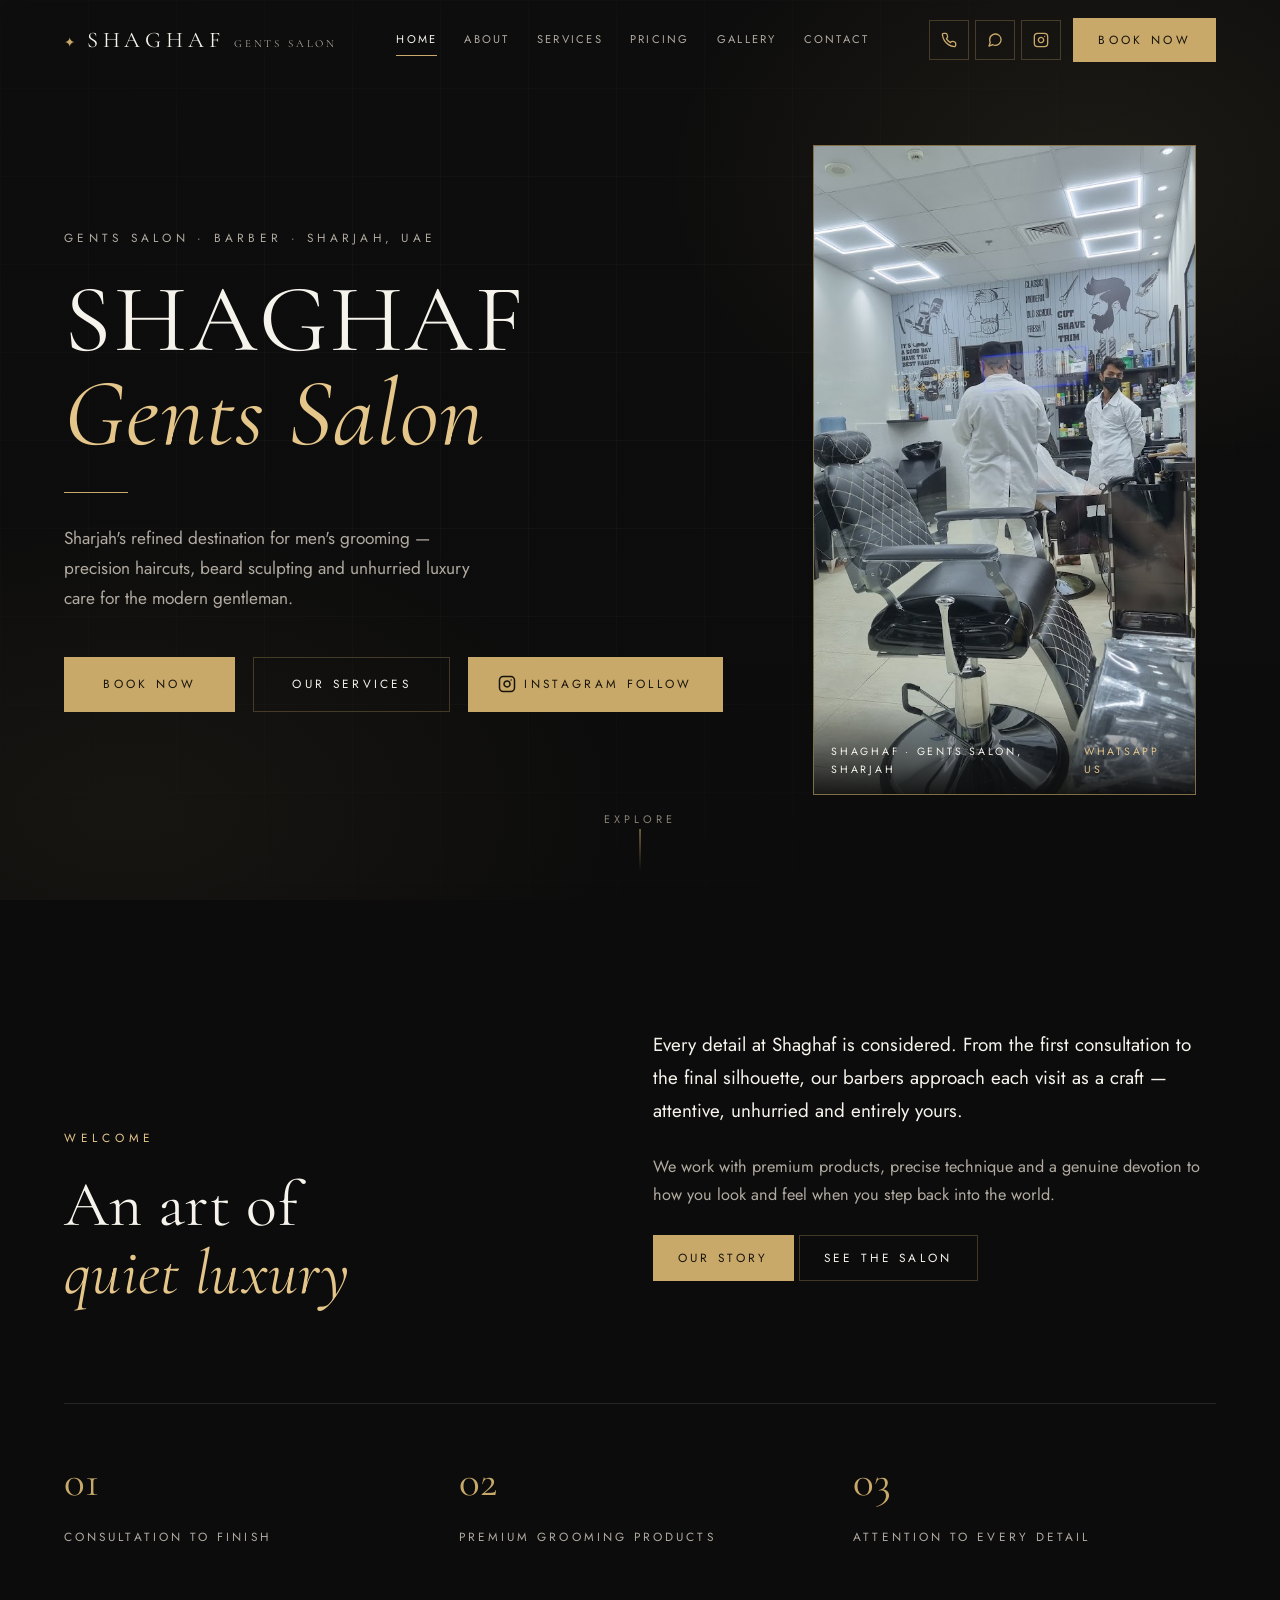
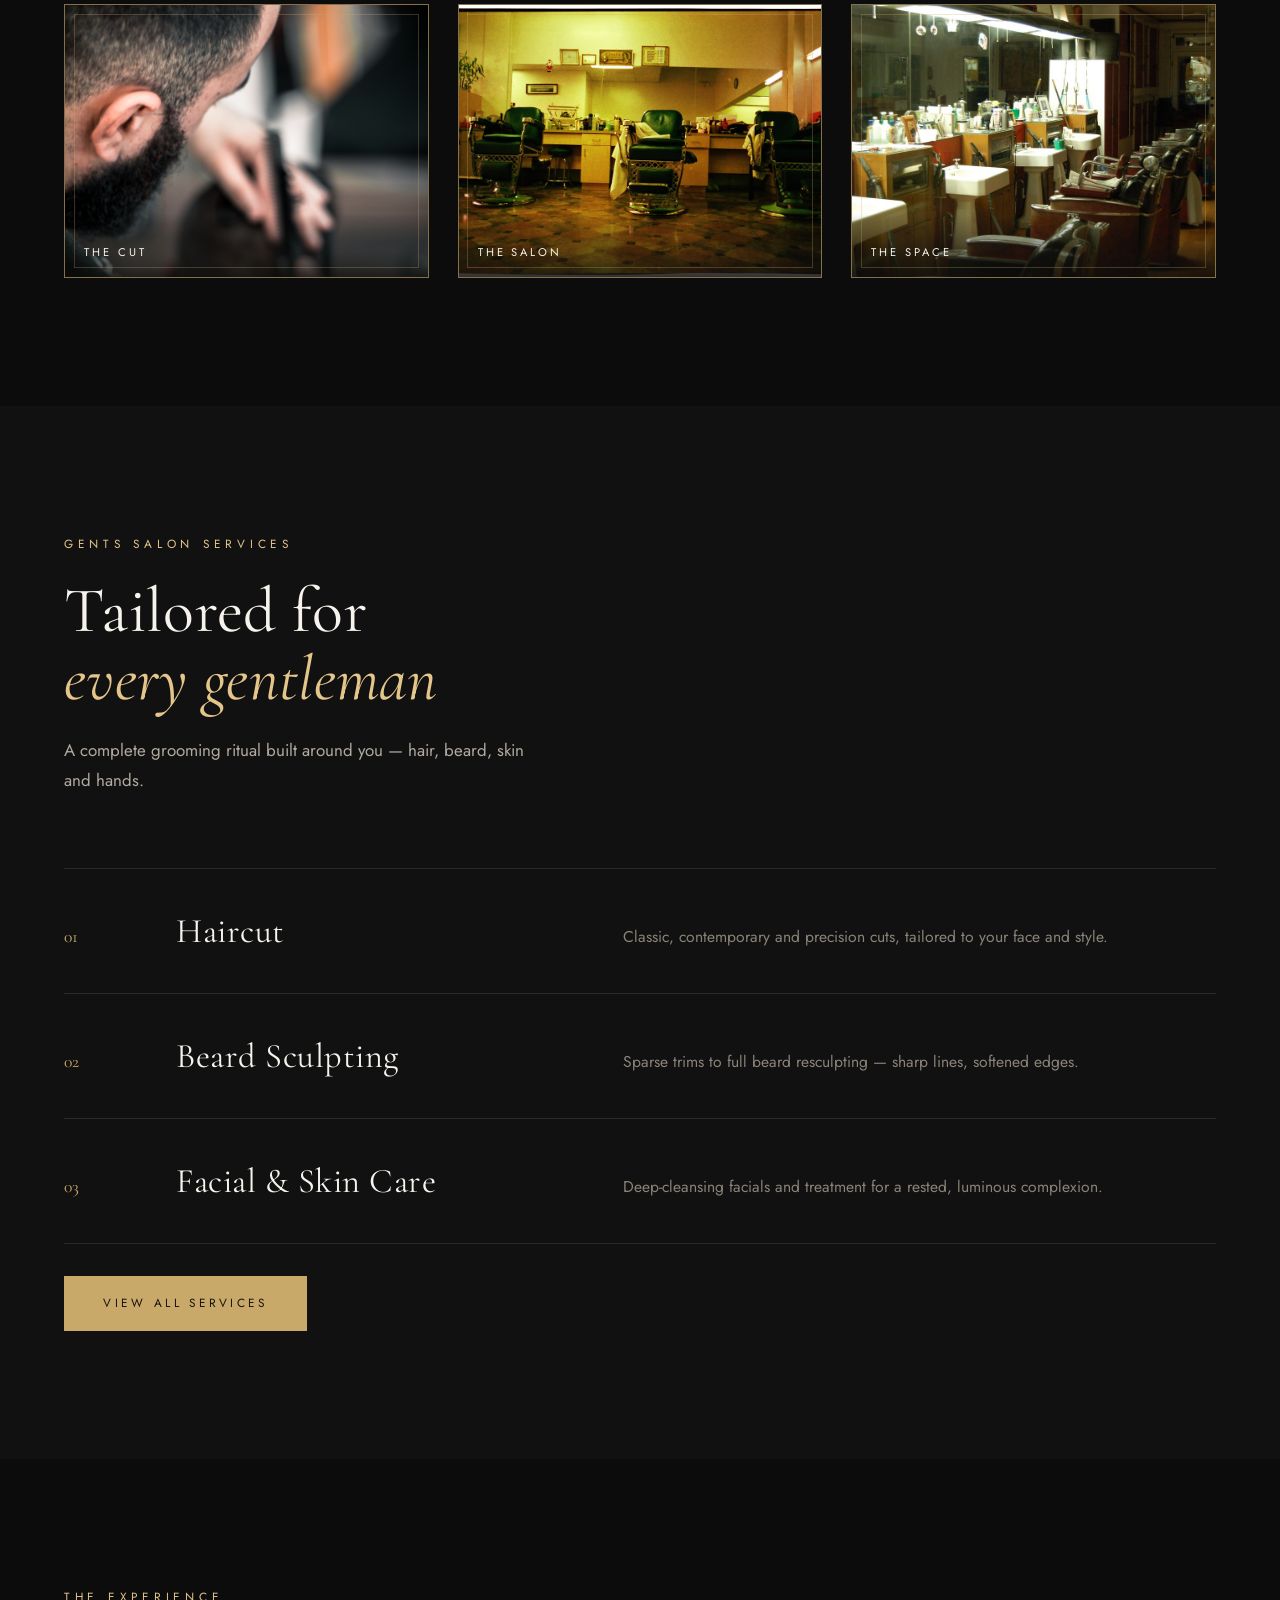
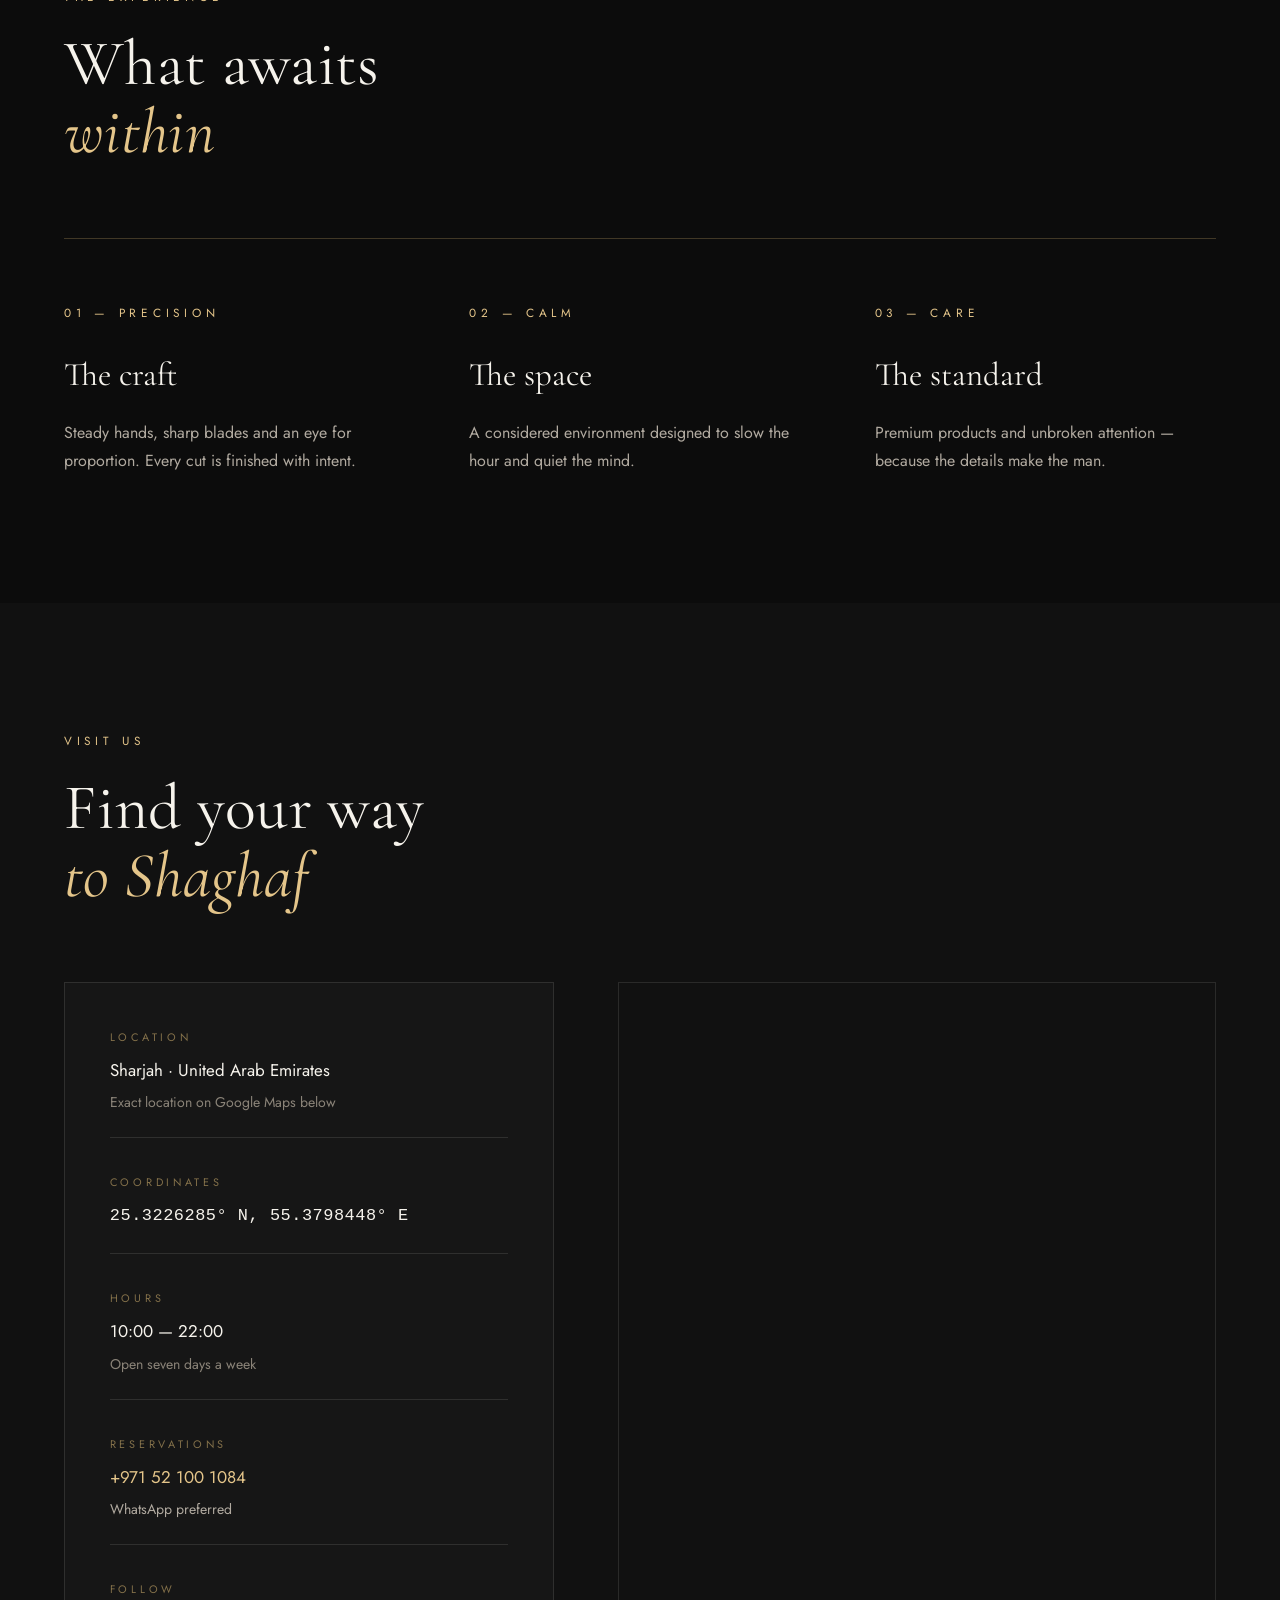
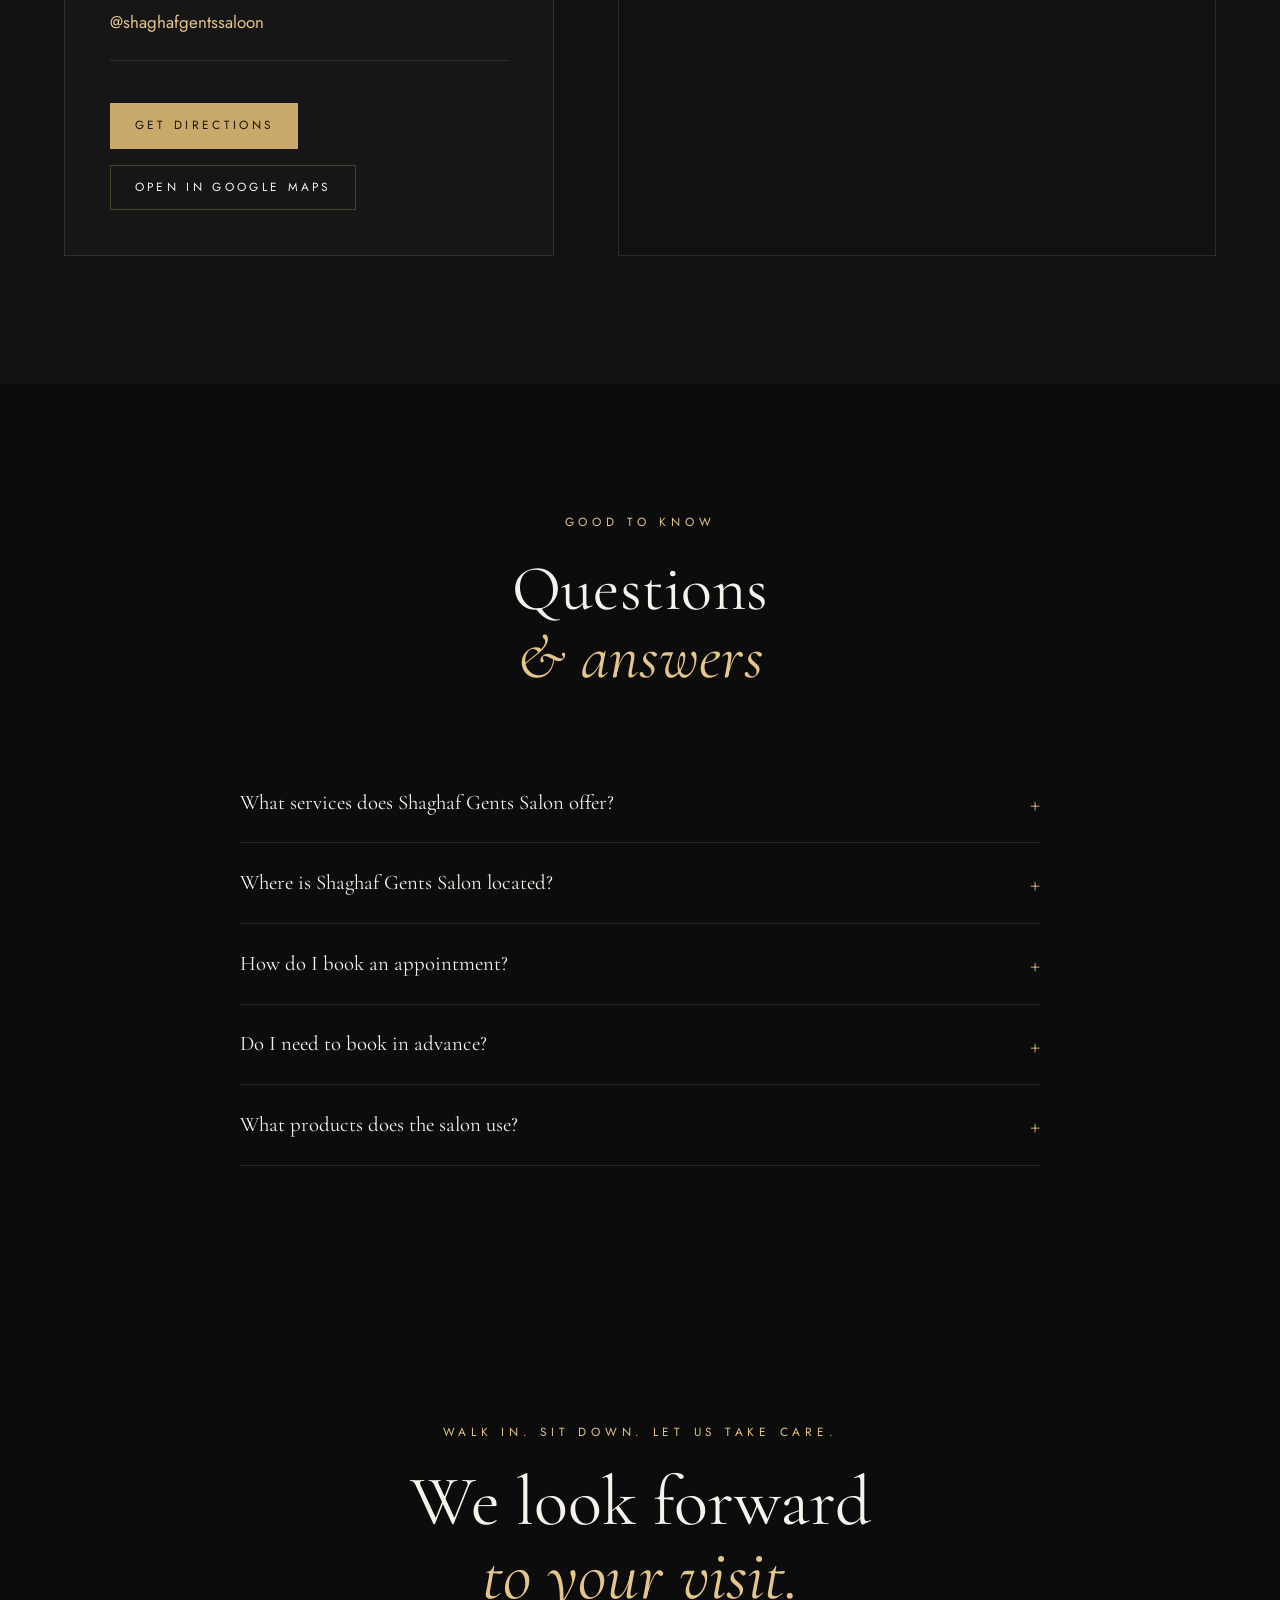
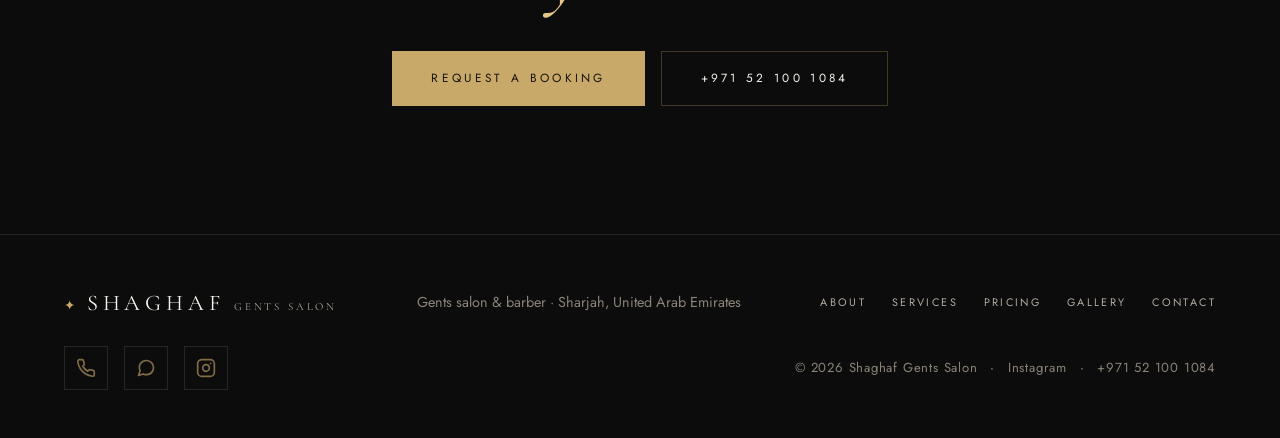
<file: index.html>
<!DOCTYPE html>
<html lang="en">
<head>
  <meta charset="UTF-8" />
  <meta name="viewport" content="width=device-width, initial-scale=1.0" />
  <title>Shaghaf Gents Salon | Premium Men's Salon &amp; Barber in Sharjah</title>
  <meta name="description" content="Shaghaf Gents Salon — the premier gents salon &amp; men's barber in Sharjah. Precision haircuts, beard sculpting, hot-towel shaves, facials &amp; grooming." />
  <meta name="robots" content="index, follow, max-image-preview:large, max-snippet:-1" />
  <meta name="author" content="Shaghaf Gents Salon" />
  <meta name="theme-color" content="#0c0c0c" />
  <meta name="geo.region" content="AE-DU" />
  <meta name="geo.placename" content="Sharjah, United Arab Emirates" />
  <meta name="geo.position" content="25.3226285;55.3798448" />
  <meta name="ICBM" content="25.3226285,55.3798448" />
  <link rel="canonical" href="https://www.shaghafgentssaloon.com/" />

  <!-- Open Graph -->
  <meta property="og:type" content="website" />
  <meta property="og:site_name" content="Shaghaf Gents Salon" />
  <meta property="og:title" content="Shaghaf Gents Salon | Premium Men's Salon &amp; Barber in Sharjah" />
  <meta property="og:description" content="A refined haven for the modern gentleman. Precision haircuts, beard sculpting and luxury grooming in Sharjah." />
  <meta property="og:url" content="https://www.shaghafgentssaloon.com/" />
  <meta property="og:image" content="https://www.shaghafgentssaloon.com/assets/images/og-cover.jpg" />
  <meta property="og:image:width" content="1200" />
  <meta property="og:image:height" content="630" />
  <meta property="og:image:alt" content="Shaghaf Gents Salon — premium men's grooming in Sharjah" />
  <meta property="og:locale" content="en_AE" />
  <meta property="og:phone_number" content="+971 52 100 1084" />

  <!-- Twitter -->
  <meta name="twitter:card" content="summary_large_image" />
  <meta name="twitter:title" content="Shaghaf Gents Salon | Premium Men's Salon &amp; Barber in Sharjah" />
  <meta name="twitter:description" content="Precision haircuts, beard sculpting and luxury grooming in Sharjah. Call +971 52 100 1084." />
  <meta name="twitter:image" content="https://www.shaghafgentssaloon.com/assets/images/og-cover.jpg" />

  <link rel="icon" href="data:image/svg+xml,%3Csvg xmlns='http://www.w3.org/2000/svg' viewBox='0 0 100 100'%3E%3Crect width='100' height='100' rx='14' fill='%230c0c0c'/%3E%3Ctext x='50' y='68' font-size='52' text-anchor='middle' fill='%23c8a96a' font-family='Georgia, serif'%3ES%3C/text%3E%3C/svg%3E" />

  <link rel="stylesheet" href="assets/fonts/fonts.css" />
  <link rel="stylesheet" href="assets/css/style.css" />

  <script type="application/ld+json">
  {
    "@context": "https://schema.org",
    "@type": "BarberShop",
    "@id": "https://www.shaghafgentssaloon.com/#business",
    "name": "Shaghaf Gents Salon",
    "alternateName": "Shaghaf Gents Saloon",
    "description": "Premium gents salon and men's barber in Sharjah offering precision haircuts, beard sculpting, hot-towel shaves, facials and complete grooming rituals.",
    "url": "https://www.shaghafgentssaloon.com/",
    "telephone": "+971521001084",
    "priceRange": "$$",
    "image": "https://www.shaghafgentssaloon.com/assets/images/salon-storefront.jpg",
    "address": {
      "@type": "PostalAddress",
      "addressLocality": "Sharjah",
      "addressCountry": "AE"
    },
    "geo": {
      "@type": "GeoCoordinates",
      "latitude": 25.3226285,
      "longitude": 55.3798448
    },
    "hasMap": "https://www.google.com/maps/place/Shaghaf+Gents+Saloon/@25.3226285,55.3798448,17z",
    "sameAs": [
      "https://www.instagram.com/shaghafgentssaloon/"
    ],
    "openingHoursSpecification": [
      {
        "@type": "OpeningHoursSpecification",
        "dayOfWeek": [
          "Monday", "Tuesday", "Wednesday", "Thursday", "Friday", "Saturday", "Sunday"
        ],
        "opens": "10:00",
        "closes": "22:00"
      }
    ],
    "makesOffer": {
      "@type": "OfferCatalog",
      "name": "Gents Salon Services",
      "itemListElement": [
        { "@type": "Offer", "itemOffered": { "@type": "Service", "name": "Men's Haircut" } },
        { "@type": "Offer", "itemOffered": { "@type": "Service", "name": "Beard Sculpting" } },
        { "@type": "Offer", "itemOffered": { "@type": "Service", "name": "Hot Towel Shave" } },
        { "@type": "Offer", "itemOffered": { "@type": "Service", "name": "Men's Facial" } },
        { "@type": "Offer", "itemOffered": { "@type": "Service", "name": "Hair Treatment" } }
      ]
    }
  }
  </script>

  <script type="application/ld+json">
  {
    "@context": "https://schema.org",
    "@type": "FAQPage",
    "mainEntity": [
      {
        "@type": "Question",
        "name": "What services does Shaghaf Gents Salon offer?",
        "acceptedAnswer": { "@type": "Answer", "text": "We offer precision haircuts, beard sculpting, hot-towel shaves, hair styling, facials and skin care, hair treatments, manicure & pedicure, kids' cuts and full grooming combination rituals." }
      },
      {
        "@type": "Question",
        "name": "Where is Shaghaf Gents Salon located?",
        "acceptedAnswer": { "@type": "Answer", "text": "We are located in Sharjah, United Arab Emirates. You can find the exact location on our map, or open our Google Maps listing for precise directions." }
      },
      {
        "@type": "Question",
        "name": "How do I book an appointment?",
        "acceptedAnswer": { "@type": "Answer", "text": "Call us at +971 52 100 1084 or send a message on WhatsApp. You can also use the booking form on our contact page and it will open in WhatsApp, pre-filled." }
      },
      {
        "@type": "Question",
        "name": "Do I need to book in advance?",
        "acceptedAnswer": { "@type": "Answer", "text": "Walk-ins are welcome when chairs are available, but we recommend booking in advance — especially on weekends — to guarantee your preferred time." }
      },
      {
        "@type": "Question",
        "name": "What products does the salon use?",
        "acceptedAnswer": { "@type": "Answer", "text": "We use premium grooming and hair-care products selected for quality, and clean, professional tools for every service." }
      }
    ]
  }
  </script>

  <script type="application/ld+json">
  {
    "@context": "https://schema.org",
    "@type": "WebSite",
    "@id": "https://www.shaghafgentssaloon.com/#website",
    "url": "https://www.shaghafgentssaloon.com/",
    "name": "Shaghaf Gents Salon",
    "description": "Premium gents salon and men's barber in Sharjah — precision haircuts, beard sculpting, hot-towel shaves and luxury grooming.",
    "publisher": { "@id": "https://www.shaghafgentssaloon.com/#business" },
    "inLanguage": "en"
  }
  </script>
</head>
<body>

  <!-- ============ NAV ============ -->
  <header class="nav" id="nav">
    <div class="nav__inner container">
      <a class="nav__brand" href="index.html" aria-label="Shaghaf Gents Salon — Home">
        <span class="nav__brand-orn">✦</span>
        <span class="nav__brand-name">Shaghaf<span class="nav__brand-light">Gents Salon</span></span>
      </a>

      <nav class="nav__links" id="navLinks" aria-label="Primary navigation">
        <a href="index.html" class="is-active" aria-current="page">Home</a>
        <a href="about.html">About</a>
        <a href="services.html">Services</a>
        <a href="pricing.html">Pricing</a>
        <a href="gallery.html">Gallery</a>
        <a href="contact.html">Contact</a>
      </nav>

      <div class="nav__cta">
        <span class="nav__icons">
          <a class="nav__icon" href="tel:+971521001084" aria-label="Call Shaghaf Gents Salon" title="Call"><svg xmlns="http://www.w3.org/2000/svg" viewBox="0 0 24 24" fill="none" stroke="currentColor" stroke-width="2" stroke-linecap="round" stroke-linejoin="round" aria-hidden="true"><path d="M22 16.92v3a2 2 0 0 1-2.18 2 19.79 19.79 0 0 1-8.63-3.07 19.5 19.5 0 0 1-6-6 19.79 19.79 0 0 1-3.07-8.67A2 2 0 0 1 4.11 2h3a2 2 0 0 1 2 1.72c.127.96.361 1.903.7 2.81a2 2 0 0 1-.45 2.11L8.09 9.91a16 16 0 0 0 6 6l1.27-1.27a2 2 0 0 1 2.11-.45c.907.339 1.85.573 2.81.7A2 2 0 0 1 22 16.92z"/></svg></a>
          <a class="nav__icon" href="https://wa.me/971521001084" target="_blank" rel="noopener" aria-label="Chat with Shaghaf Gents Salon on WhatsApp" title="WhatsApp"><svg xmlns="http://www.w3.org/2000/svg" viewBox="0 0 24 24" fill="none" stroke="currentColor" stroke-width="2" stroke-linecap="round" stroke-linejoin="round" aria-hidden="true"><path d="M21 11.5a8.38 8.38 0 0 1-.9 3.8 8.5 8.5 0 0 1-7.6 4.7 8.38 8.38 0 0 1-3.8-.9L3 21l1.9-5.7a8.38 8.38 0 0 1-.9-3.8 8.5 8.5 0 0 1 4.7-7.6 8.38 8.38 0 0 1 3.8-.9h.5a8.48 8.48 0 0 1 8 8v.5z"/></svg></a>
          <a class="nav__icon" href="https://www.instagram.com/shaghafgentssaloon/" target="_blank" rel="noopener" aria-label="Follow Shaghaf Gents Salon on Instagram" title="Instagram"><svg xmlns="http://www.w3.org/2000/svg" viewBox="0 0 24 24" fill="none" stroke="currentColor" stroke-width="2" stroke-linecap="round" stroke-linejoin="round" aria-hidden="true"><rect x="2" y="2" width="20" height="20" rx="5" ry="5"/><path d="M16 11.37A4 4 0 1 1 12.63 8 4 4 0 0 1 16 11.37z"/><line x1="17.5" y1="6.5" x2="17.51" y2="6.5"/></svg></a>
        </span>
        <a class="btn btn--gold btn--sm" href="contact.html#book">Book Now</a>
      </div>

      <button class="nav__toggle" id="navToggle" aria-label="Toggle menu" aria-expanded="false">
        <span></span><span></span><span></span>
      </button>
    </div>
  </header>

  <main id="top">

    <!-- ============ HERO ============ -->
    <section class="hero">
      <div class="container hero__grid">
        <div>
          <p class="eyebrow reveal">Gents Salon · Barber · Sharjah, UAE</p>
          <h1 class="hero__title reveal">Shaghaf<br /><em>Gents Salon</em></h1>
          <div class="hero__rule reveal"><span></span></div>
          <p class="hero__sub reveal">
            Sharjah's refined destination for men's grooming — precision
            haircuts, beard sculpting and unhurried luxury care for the
            modern gentleman.
          </p>
          <div class="hero__actions reveal">
            <a class="btn btn--gold" href="contact.html#book">Book Now</a>
            <a class="btn btn--line" href="services.html">Our Services</a>
            <a class="btn btn--gold" href="https://www.instagram.com/shaghafgentssaloon/" target="_blank" rel="noopener"><svg xmlns="http://www.w3.org/2000/svg" viewBox="0 0 24 24" fill="none" stroke="currentColor" stroke-width="2" stroke-linecap="round" stroke-linejoin="round" aria-hidden="true"><rect x="2" y="2" width="20" height="20" rx="5" ry="5"/><path d="M16 11.37A4 4 0 1 1 12.63 8 4 4 0 0 1 16 11.37z"/><line x1="17.5" y1="6.5" x2="17.51" y2="6.5"/></svg><span>Instagram Follow</span></a>
          </div>
        </div>
        <div class="hero__media reveal">
          <div class="hero__media-frame">
            <img
              src="assets/images/salon-storefront.jpg"
              alt="Shaghaf Gents Salon storefront in Sharjah"
              width="562" height="1000" loading="eager" fetchpriority="high" />
            <p class="hero__media-tag">
              <span>Shaghaf · Gents Salon, Sharjah</span>
              <a href="https://wa.me/971521001084" target="_blank" rel="noopener">WhatsApp Us</a>
            </p>
          </div>
        </div>
      </div>
      <a class="hero__scroll" href="#about">Explore <span></span></a>
    </section>

    <!-- ============ ABOUT PREVIEW ============ -->
    <section class="section about" id="about">
      <div class="container">
        <div class="about__grid">
          <div class="about__intro reveal">
            <p class="eyebrow eyebrow--gold">Welcome</p>
            <h2 class="section-title">An art of<br /><em>quiet luxury</em></h2>
          </div>
          <div class="about__body reveal">
            <p>
              Every detail at Shaghaf is considered. From the first consultation
              to the final silhouette, our barbers approach each visit as a
              craft — attentive, unhurried and entirely yours.
            </p>
            <p>
              We work with premium products, precise technique and a genuine
              devotion to how you look and feel when you step back into the
              world.
            </p>
            <p>
              <a class="btn btn--gold btn--sm" href="about.html">Our Story</a>
              <a class="btn btn--ghost btn--sm" href="gallery.html">See the Salon</a>
            </p>
          </div>
        </div>

        <div class="about__stats reveal">
          <div class="stat">
            <span class="stat__num">01</span>
            <span class="stat__label">Consultation to finish</span>
          </div>
          <div class="stat">
            <span class="stat__num">02</span>
            <span class="stat__label">Premium grooming products</span>
          </div>
          <div class="stat">
            <span class="stat__num">03</span>
            <span class="stat__label">Attention to every detail</span>
          </div>
        </div>

        <div class="strip">
          <figure class="strip__item strip__item--photo reveal">
            <img src="assets/images/haircut.jpg" alt="Barber cutting a gentleman's hair" width="1300" height="1300" loading="lazy" />
            <figcaption>The cut</figcaption>
          </figure>
          <figure class="strip__item strip__item--photo reveal">
            <img src="assets/images/salon-east.jpg" alt="Inside a classic gents barbershop" width="1024" height="676" loading="lazy" />
            <figcaption>The salon</figcaption>
          </figure>
          <figure class="strip__item strip__item--photo reveal">
            <img src="assets/images/salon-space.jpg" alt="Barber shop styling station" width="1024" height="648" loading="lazy" />
            <figcaption>The space</figcaption>
          </figure>
        </div>
      </div>
    </section>

    <!-- ============ SERVICES PREVIEW ============ -->
    <section class="section services section--alt" id="services">
      <div class="container">
        <div class="section__head reveal">
          <p class="eyebrow eyebrow--gold">Gents Salon Services</p>
          <h2 class="section-title">Tailored for<br /><em>every gentleman</em></h2>
          <p class="lead">
            A complete grooming ritual built around you — hair, beard, skin and
            hands.
          </p>
        </div>

        <ul class="services__list">
          <li class="service reveal">
            <span class="service__index">01</span>
            <h3 class="service__name">Haircut</h3>
            <p class="service__desc">Classic, contemporary and precision cuts, tailored to your face and style.</p>
          </li>
          <li class="service reveal">
            <span class="service__index">02</span>
            <h3 class="service__name">Beard Sculpting</h3>
            <p class="service__desc">Sparse trims to full beard resculpting — sharp lines, softened edges.</p>
          </li>
          <li class="service reveal">
            <span class="service__index">03</span>
            <h3 class="service__name">Facial &amp; Skin Care</h3>
            <p class="service__desc">Deep-cleansing facials and treatment for a rested, luminous complexion.</p>
          </li>
        </ul>

        <p class="reveal" style="margin-top:2rem;"><a class="btn btn--gold" href="services.html">View All Services</a></p>
      </div>
    </section>

    <!-- ============ EXPERIENCE ============ -->
    <section class="section experience" id="experience">
      <div class="container">
        <div class="section__head reveal">
          <p class="eyebrow eyebrow--gold">The Experience</p>
          <h2 class="section-title">What awaits<br /><em>within</em></h2>
        </div>
        <div class="experience__grid">
          <div class="experience__item reveal">
            <p class="eyebrow eyebrow--gold">01 — Precision</p>
            <h3 class="experience__title">The craft</h3>
            <p>Steady hands, sharp blades and an eye for proportion. Every cut is finished with intent.</p>
          </div>
          <div class="experience__item reveal">
            <p class="eyebrow eyebrow--gold">02 — Calm</p>
            <h3 class="experience__title">The space</h3>
            <p>A considered environment designed to slow the hour and quiet the mind.</p>
          </div>
          <div class="experience__item reveal">
            <p class="eyebrow eyebrow--gold">03 — Care</p>
            <h3 class="experience__title">The standard</h3>
            <p>Premium products and unbroken attention — because the details make the man.</p>
          </div>
        </div>
      </div>
    </section>

    <!-- ============ VISIT / MAP ============ -->
    <section class="section visit section--alt" id="visit">
      <div class="container">
        <div class="section__head reveal">
          <p class="eyebrow eyebrow--gold">Visit Us</p>
          <h2 class="section-title">Find your way<br /><em>to Shaghaf</em></h2>
        </div>

        <div class="visit__grid">
          <div class="visit__info reveal">
            <div class="info-block">
              <p class="info-block__label">Location</p>
              <p class="info-block__value">Sharjah · United Arab Emirates</p>
              <p class="info-block__hint">Exact location on Google Maps below</p>
            </div>
            <div class="info-block">
              <p class="info-block__label">Coordinates</p>
              <p class="info-block__value mono">25.3226285° N, 55.3798448° E</p>
            </div>
            <div class="info-block">
              <p class="info-block__label">Hours</p>
              <p class="info-block__value">10:00 — 22:00</p>
              <p class="info-block__hint">Open seven days a week</p>
            </div>
            <div class="info-block">
              <p class="info-block__label">Reservations</p>
              <p class="info-block__value"><a href="tel:+971521001084">+971 52 100 1084</a></p>
              <p class="info-block__hint"><a href="https://wa.me/971521001084" target="_blank" rel="noopener">WhatsApp preferred</a></p>
            </div>
            <div class="info-block">
              <p class="info-block__label">Follow</p>
              <p class="info-block__value">
                <a href="https://www.instagram.com/shaghafgentssaloon/" target="_blank" rel="noopener">
                  @shaghafgentssaloon
                </a>
              </p>
            </div>

            <div class="visit__actions">
              <a class="btn btn--gold btn--sm" target="_blank" rel="noopener"
                 href="https://www.google.com/maps/dir/?api=1&destination=25.3226285,55.3798448">
                Get Directions
              </a>
              <a class="btn btn--line btn--sm" target="_blank" rel="noopener"
                 href="https://www.google.com/maps/place/Shaghaf+Gents+Saloon/@25.3226285,55.3798448,17z">
                Open in Google Maps
              </a>
            </div>
          </div>

          <div class="visit__map reveal">
            <iframe
              title="Shaghaf Gents Salon — Google Maps location map"
              src="https://www.google.com/maps?q=25.3226285,55.3798448&z=16&hl=en&output=embed"
              width="100%" height="100%" style="border:0;"
              loading="lazy" allowfullscreen referrerpolicy="no-referrer-when-downgrade"></iframe>
          </div>
        </div>
      </div>
    </section>

    <!-- ============ FAQ ============ -->
    <section class="section faq-section" id="faq">
      <div class="container">
        <div class="section__head reveal" style="margin-inline:auto; text-align:center;">
          <p class="eyebrow eyebrow--gold">Good to Know</p>
          <h2 class="section-title">Questions<br /><em>&amp; answers</em></h2>
        </div>

        <div class="faq">
          <details class="faq__item reveal">
            <summary>What services does Shaghaf Gents Salon offer?</summary>
            <p>We offer precision haircuts, beard sculpting, hot-towel shaves, hair styling, facials and skin care, hair treatments, manicure &amp; pedicure, kids' cuts and full grooming combination rituals.</p>
          </details>
          <details class="faq__item reveal">
            <summary>Where is Shaghaf Gents Salon located?</summary>
            <p>We are located in Sharjah, United Arab Emirates. Use the map above for directions, or open our <a href="https://www.google.com/maps/place/Shaghaf+Gents+Saloon/@25.3226285,55.3798448,17z" target="_blank" rel="noopener" style="color:var(--gold-bright);">Google Maps listing</a>.</p>
          </details>
          <details class="faq__item reveal">
            <summary>How do I book an appointment?</summary>
            <p>Call us at <a href="tel:+971521001084" style="color:var(--gold-bright);">+971 52 100 1084</a> or send a message on <a href="https://wa.me/971521001084" target="_blank" rel="noopener" style="color:var(--gold-bright);">WhatsApp</a>. The booking form on our contact page also opens in WhatsApp, pre-filled.</p>
          </details>
          <details class="faq__item reveal">
            <summary>Do I need to book in advance?</summary>
            <p>Walk-ins are welcome when chairs are available, but we recommend booking in advance — especially on weekends — to guarantee your preferred time.</p>
          </details>
          <details class="faq__item reveal">
            <summary>What products does the salon use?</summary>
            <p>We use premium grooming and hair-care products selected for quality, and clean, professional tools for every service.</p>
          </details>
        </div>
      </div>
    </section>

    <!-- ============ CLOSING ============ -->
    <section class="section closing">
      <div class="container closing__inner reveal">
        <p class="eyebrow eyebrow--gold">Walk in. Sit down. Let us take care.</p>
        <h2 class="closing__title">We look forward<br /><em>to your visit.</em></h2>
        <div class="closing__actions">
          <a class="btn btn--gold" href="contact.html#book">Request a Booking</a>
          <a class="btn btn--line" href="tel:+971521001084">+971 52 100 1084</a>
        </div>
      </div>
    </section>

  </main>

  <!-- ============ FOOTER ============ -->
  <footer class="footer">
    <div class="container footer__inner">
      <a class="nav__brand" href="index.html" aria-label="Shaghaf Gents Salon — Home">
        <span class="nav__brand-orn">✦</span>
        <span class="nav__brand-name">Shaghaf<span class="nav__brand-light">Gents Salon</span></span>
      </a>
      <p class="footer__tag">Gents salon &amp; barber · Sharjah, United Arab Emirates</p>
      <nav class="footer__links" aria-label="Footer navigation">
        <a href="about.html">About</a>
        <a href="services.html">Services</a>
        <a href="pricing.html">Pricing</a>
        <a href="gallery.html">Gallery</a>
        <a href="contact.html">Contact</a>
      </nav>
      <div class="footer__social">
        <a href="tel:+971521001084" aria-label="Call Shaghaf Gents Salon" title="Call"><svg xmlns="http://www.w3.org/2000/svg" viewBox="0 0 24 24" fill="none" stroke="currentColor" stroke-width="2" stroke-linecap="round" stroke-linejoin="round" aria-hidden="true"><path d="M22 16.92v3a2 2 0 0 1-2.18 2 19.79 19.79 0 0 1-8.63-3.07 19.5 19.5 0 0 1-6-6 19.79 19.79 0 0 1-3.07-8.67A2 2 0 0 1 4.11 2h3a2 2 0 0 1 2 1.72c.127.96.361 1.903.7 2.81a2 2 0 0 1-.45 2.11L8.09 9.91a16 16 0 0 0 6 6l1.27-1.27a2 2 0 0 1 2.11-.45c.907.339 1.85.573 2.81.7A2 2 0 0 1 22 16.92z"/></svg></a>
        <a href="https://wa.me/971521001084" target="_blank" rel="noopener" aria-label="Chat with Shaghaf Gents Salon on WhatsApp" title="WhatsApp"><svg xmlns="http://www.w3.org/2000/svg" viewBox="0 0 24 24" fill="none" stroke="currentColor" stroke-width="2" stroke-linecap="round" stroke-linejoin="round" aria-hidden="true"><path d="M21 11.5a8.38 8.38 0 0 1-.9 3.8 8.5 8.5 0 0 1-7.6 4.7 8.38 8.38 0 0 1-3.8-.9L3 21l1.9-5.7a8.38 8.38 0 0 1-.9-3.8 8.5 8.5 0 0 1 4.7-7.6 8.38 8.38 0 0 1 3.8-.9h.5a8.48 8.48 0 0 1 8 8v.5z"/></svg></a>
        <a href="https://www.instagram.com/shaghafgentssaloon/" target="_blank" rel="noopener" aria-label="Follow Shaghaf Gents Salon on Instagram" title="Instagram"><svg xmlns="http://www.w3.org/2000/svg" viewBox="0 0 24 24" fill="none" stroke="currentColor" stroke-width="2" stroke-linecap="round" stroke-linejoin="round" aria-hidden="true"><rect x="2" y="2" width="20" height="20" rx="5" ry="5"/><path d="M16 11.37A4 4 0 1 1 12.63 8 4 4 0 0 1 16 11.37z"/><line x1="17.5" y1="6.5" x2="17.51" y2="6.5"/></svg></a>
      </div>
      <div class="footer__meta">
        <span>© <span id="year"></span> Shaghaf Gents Salon</span>
        <span class="footer__dot">·</span>
        <a href="https://www.instagram.com/shaghafgentssaloon/" target="_blank" rel="noopener">Instagram</a>
        <span class="footer__dot">·</span>
        <a href="tel:+971521001084">+971 52 100 1084</a>
      </div>
    </div>
  </footer>

  <script src="assets/js/main.js"></script>
</body>
</html>
</file>
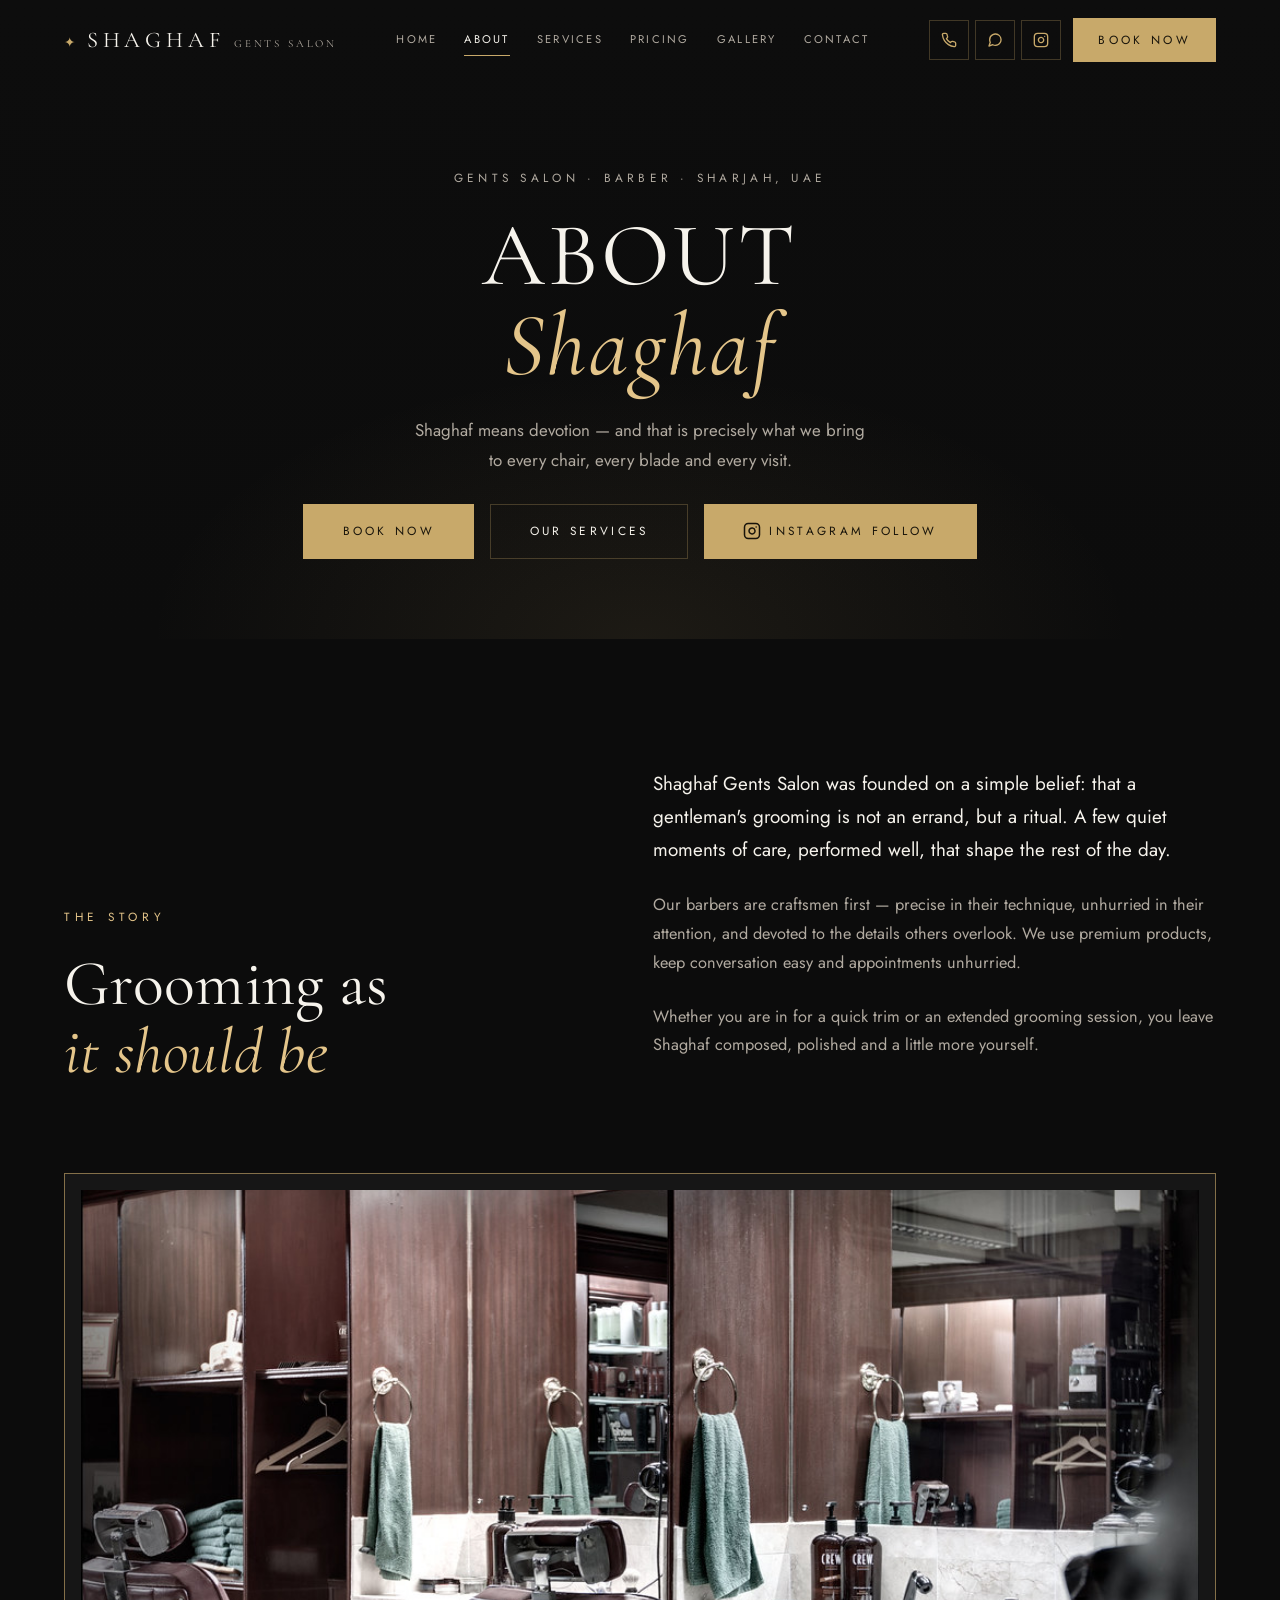
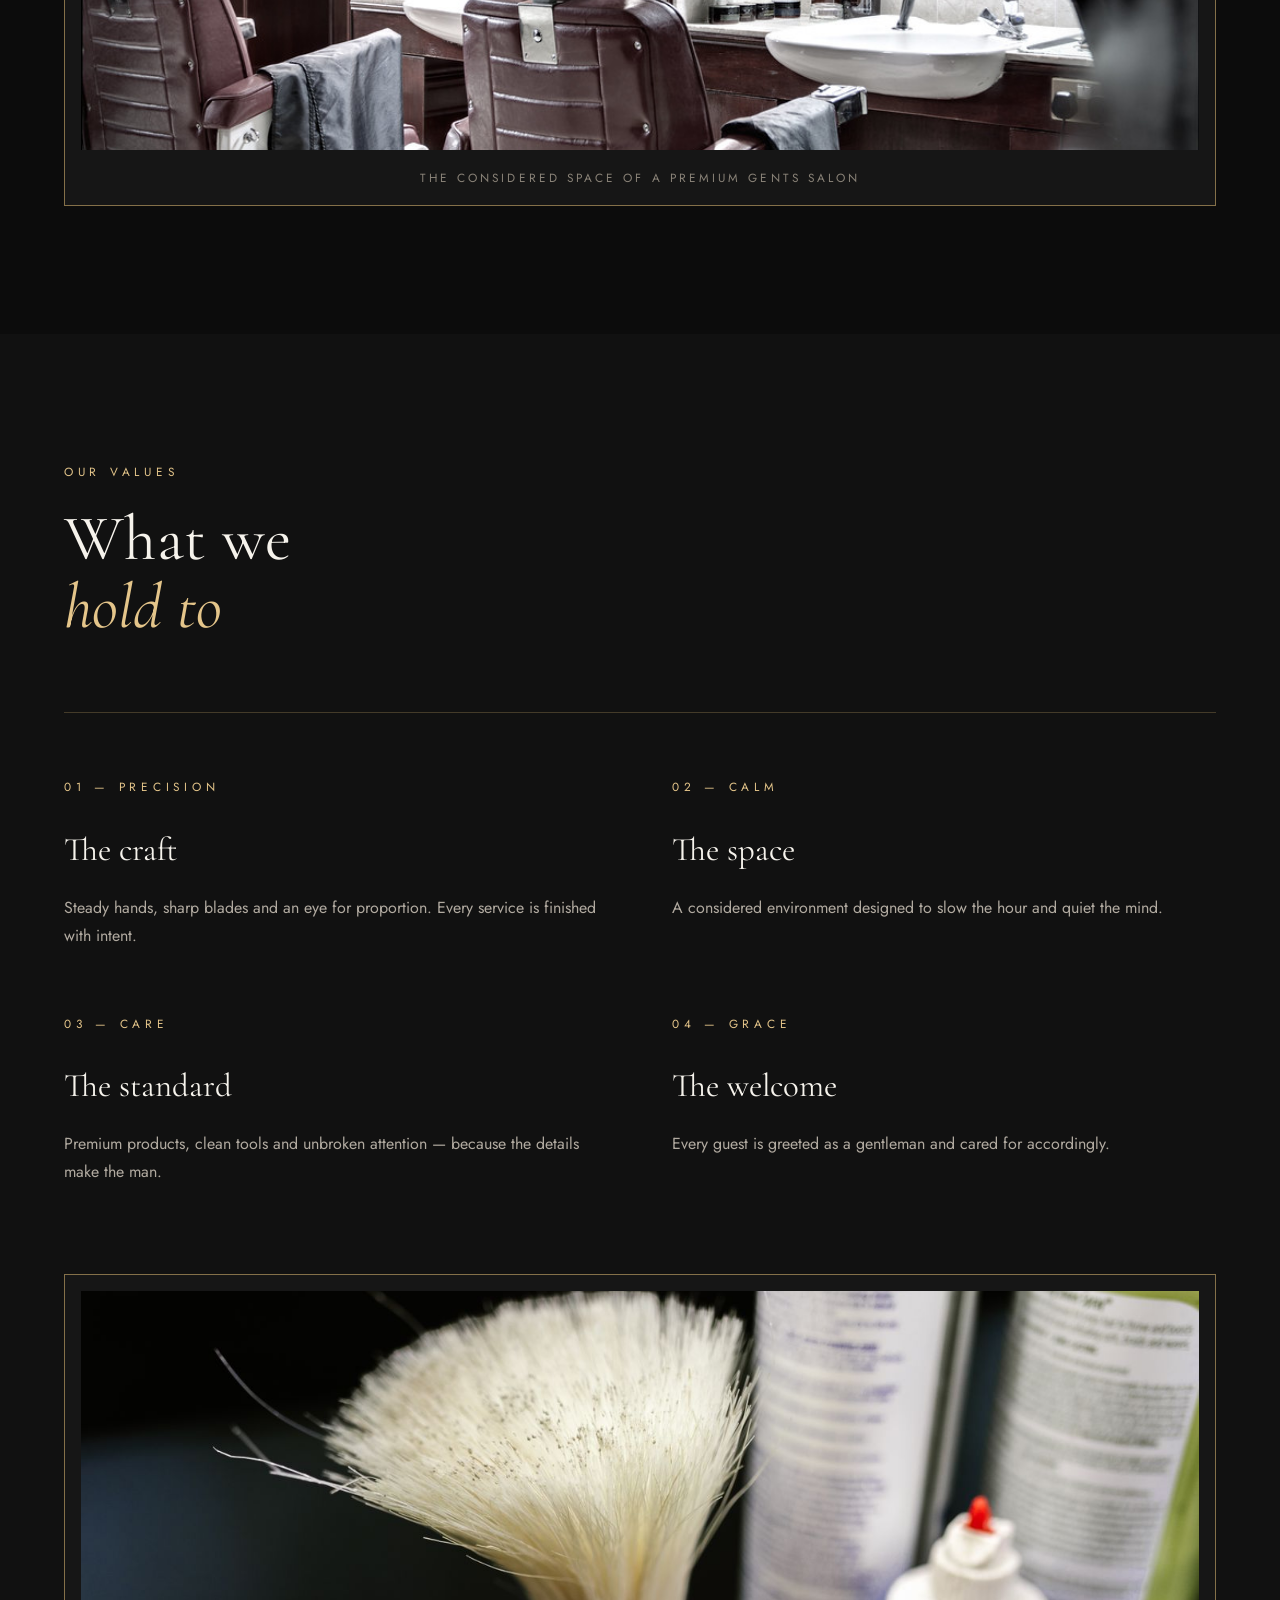
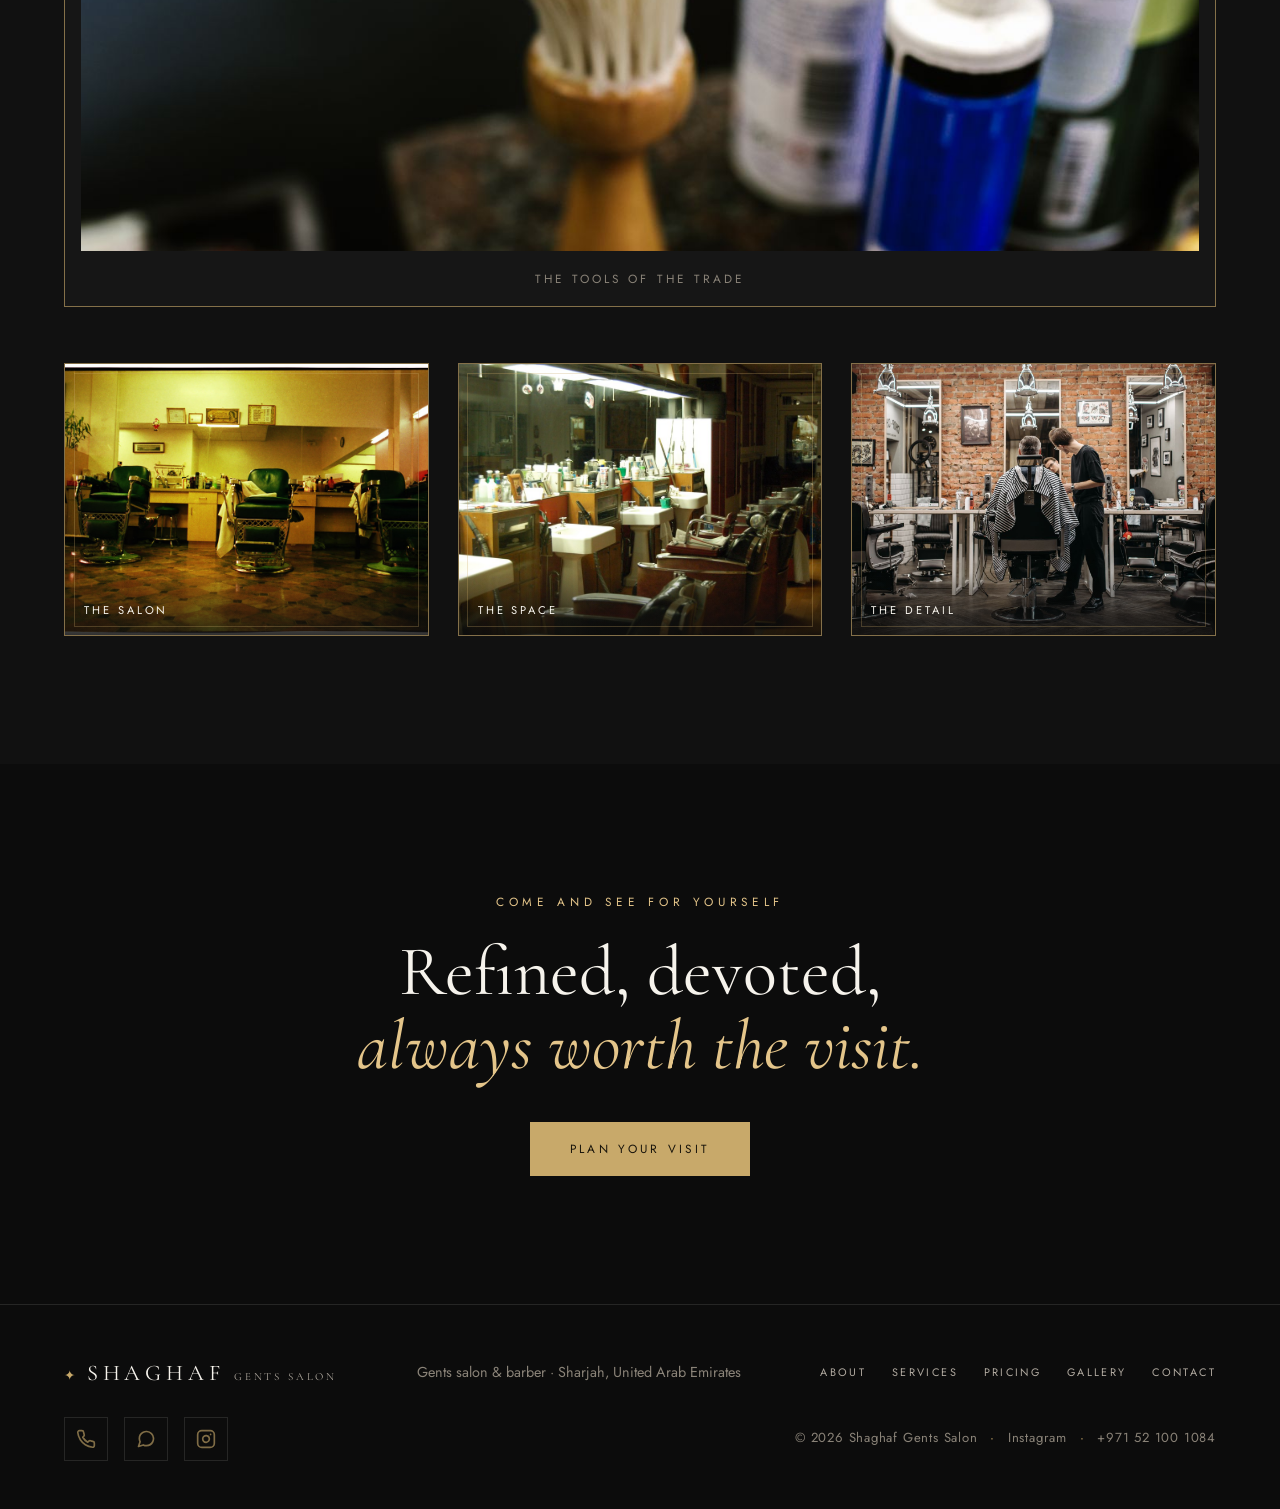
<file: about.html>
<!DOCTYPE html>
<html lang="en">
<head>
  <meta charset="UTF-8" />
  <meta name="viewport" content="width=device-width, initial-scale=1.0" />
  <title>About Us | Shaghaf Gents Salon — Sharjah's Premium Men's Barber</title>
  <meta name="description" content="The story of Shaghaf Gents Salon — a devoted, premium gentlemen's grooming destination in Sharjah offering precision haircuts, beard care and luxury grooming." />
  <meta name="robots" content="index, follow, max-image-preview:large" />
  <meta name="author" content="Shaghaf Gents Salon" />
  <meta name="theme-color" content="#0c0c0c" />
  <meta name="geo.region" content="AE-DU" />
  <meta name="geo.placename" content="Sharjah, United Arab Emirates" />
  <meta name="geo.position" content="25.3226285;55.3798448" />
  <meta name="ICBM" content="25.3226285,55.3798448" />
  <link rel="canonical" href="https://www.shaghafgentssaloon.com/about.html" />

  <meta property="og:type" content="website" />
  <meta property="og:site_name" content="Shaghaf Gents Salon" />
  <meta property="og:title" content="About Us | Shaghaf Gents Salon" />
  <meta property="og:description" content="The story of Shaghaf Gents Salon — a devoted, premium gentlemen's grooming destination in Sharjah." />
  <meta property="og:url" content="https://www.shaghafgentssaloon.com/about.html" />
  <meta property="og:image" content="https://www.shaghafgentssaloon.com/assets/images/og-cover.jpg" />
  <meta property="og:image:width" content="1200" />
  <meta property="og:image:height" content="630" />
  <meta property="og:image:alt" content="Shaghaf Gents Salon — premium men's grooming in Sharjah" />
  <meta property="og:locale" content="en_AE" />
  <meta name="twitter:card" content="summary_large_image" />
  <meta name="twitter:title" content="About Us | Shaghaf Gents Salon" />
  <meta name="twitter:description" content="Refined, devoted, always worth the visit — the story of Shaghaf Gents Salon in Sharjah." />
  <meta name="twitter:image" content="https://www.shaghafgentssaloon.com/assets/images/og-cover.jpg" />

  <link rel="icon" href="data:image/svg+xml,%3Csvg xmlns='http://www.w3.org/2000/svg' viewBox='0 0 100 100'%3E%3Crect width='100' height='100' rx='14' fill='%230c0c0c'/%3E%3Ctext x='50' y='68' font-size='52' text-anchor='middle' fill='%23c8a96a' font-family='Georgia, serif'%3ES%3C/text%3E%3C/svg%3E" />
  <link rel="stylesheet" href="assets/fonts/fonts.css" />
  <link rel="stylesheet" href="assets/css/style.css" />

  <script type="application/ld+json">
  {
    "@context": "https://schema.org",
    "@type": "BreadcrumbList",
    "itemListElement": [
      { "@type": "ListItem", "position": 1, "name": "Home", "item": "https://www.shaghafgentssaloon.com/" },
      { "@type": "ListItem", "position": 2, "name": "About", "item": "https://www.shaghafgentssaloon.com/about.html" }
    ]
  }
  </script>

  <script type="application/ld+json">
  {
    "@context": "https://schema.org",
    "@type": "AboutPage",
    "name": "About Shaghaf Gents Salon",
    "url": "https://www.shaghafgentssaloon.com/about.html",
    "about": {
      "@type": "BarberShop",
      "@id": "https://www.shaghafgentssaloon.com/#business",
      "name": "Shaghaf Gents Salon",
      "url": "https://www.shaghafgentssaloon.com/",
      "telephone": "+971521001084"
    }
  }
  </script>

  <script type="application/ld+json">
  {
    "@context": "https://schema.org",
    "@type": "BreadcrumbList",
    "itemListElement": [
      { "@type": "ListItem", "position": 1, "name": "Home", "item": "https://www.shaghafgentssaloon.com/" },
      { "@type": "ListItem", "position": 2, "name": "About", "item": "https://www.shaghafgentssaloon.com/about.html" }
    ]
  }
  </script>
</head>
<body>

  <header class="nav" id="nav">
    <div class="nav__inner container">
      <a class="nav__brand" href="index.html" aria-label="Shaghaf Gents Salon — Home">
        <span class="nav__brand-orn">✦</span>
        <span class="nav__brand-name">Shaghaf<span class="nav__brand-light">Gents Salon</span></span>
      </a>
      <nav class="nav__links" id="navLinks" aria-label="Primary navigation">
        <a href="index.html">Home</a>
        <a href="about.html" class="is-active" aria-current="page">About</a>
        <a href="services.html">Services</a>
        <a href="pricing.html">Pricing</a>
        <a href="gallery.html">Gallery</a>
        <a href="contact.html">Contact</a>
      </nav>
      <div class="nav__cta">
        <span class="nav__icons">
          <a class="nav__icon" href="tel:+971521001084" aria-label="Call Shaghaf Gents Salon" title="Call"><svg xmlns="http://www.w3.org/2000/svg" viewBox="0 0 24 24" fill="none" stroke="currentColor" stroke-width="2" stroke-linecap="round" stroke-linejoin="round" aria-hidden="true"><path d="M22 16.92v3a2 2 0 0 1-2.18 2 19.79 19.79 0 0 1-8.63-3.07 19.5 19.5 0 0 1-6-6 19.79 19.79 0 0 1-3.07-8.67A2 2 0 0 1 4.11 2h3a2 2 0 0 1 2 1.72c.127.96.361 1.903.7 2.81a2 2 0 0 1-.45 2.11L8.09 9.91a16 16 0 0 0 6 6l1.27-1.27a2 2 0 0 1 2.11-.45c.907.339 1.85.573 2.81.7A2 2 0 0 1 22 16.92z"/></svg></a>
          <a class="nav__icon" href="https://wa.me/971521001084" target="_blank" rel="noopener" aria-label="Chat with Shaghaf Gents Salon on WhatsApp" title="WhatsApp"><svg xmlns="http://www.w3.org/2000/svg" viewBox="0 0 24 24" fill="none" stroke="currentColor" stroke-width="2" stroke-linecap="round" stroke-linejoin="round" aria-hidden="true"><path d="M21 11.5a8.38 8.38 0 0 1-.9 3.8 8.5 8.5 0 0 1-7.6 4.7 8.38 8.38 0 0 1-3.8-.9L3 21l1.9-5.7a8.38 8.38 0 0 1-.9-3.8 8.5 8.5 0 0 1 4.7-7.6 8.38 8.38 0 0 1 3.8-.9h.5a8.48 8.48 0 0 1 8 8v.5z"/></svg></a>
          <a class="nav__icon" href="https://www.instagram.com/shaghafgentssaloon/" target="_blank" rel="noopener" aria-label="Follow Shaghaf Gents Salon on Instagram" title="Instagram"><svg xmlns="http://www.w3.org/2000/svg" viewBox="0 0 24 24" fill="none" stroke="currentColor" stroke-width="2" stroke-linecap="round" stroke-linejoin="round" aria-hidden="true"><rect x="2" y="2" width="20" height="20" rx="5" ry="5"/><path d="M16 11.37A4 4 0 1 1 12.63 8 4 4 0 0 1 16 11.37z"/><line x1="17.5" y1="6.5" x2="17.51" y2="6.5"/></svg></a>
        </span>
        <a class="btn btn--gold btn--sm" href="contact.html#book">Book Now</a>
      </div>
      <button class="nav__toggle" id="navToggle" aria-label="Toggle menu" aria-expanded="false">
        <span></span><span></span><span></span>
      </button>
    </div>
  </header>

  <main>

    <section class="page-hero">
      <div class="container">
        <p class="eyebrow reveal">Gents Salon · Barber · Sharjah, UAE</p>
        <h1 class="page-hero__title reveal">About<br /><em>Shaghaf</em></h1>
        <p class="page-hero__sub reveal">
          Shaghaf means devotion — and that is precisely what we bring to
          every chair, every blade and every visit.
        </p>
        <div class="page-hero__actions reveal">
          <a class="btn btn--gold" href="contact.html#book">Book Now</a>
          <a class="btn btn--line" href="services.html">Our Services</a>
          <a class="btn btn--gold" href="https://www.instagram.com/shaghafgentssaloon/" target="_blank" rel="noopener"><svg xmlns="http://www.w3.org/2000/svg" viewBox="0 0 24 24" fill="none" stroke="currentColor" stroke-width="2" stroke-linecap="round" stroke-linejoin="round" aria-hidden="true"><rect x="2" y="2" width="20" height="20" rx="5" ry="5"/><path d="M16 11.37A4 4 0 1 1 12.63 8 4 4 0 0 1 16 11.37z"/><line x1="17.5" y1="6.5" x2="17.51" y2="6.5"/></svg><span>Instagram Follow</span></a>
        </div>
      </div>
    </section>

    <section class="section about">
      <div class="container">
        <div class="about__grid">
          <div class="about__intro reveal">
            <p class="eyebrow eyebrow--gold">The Story</p>
            <h2 class="section-title">Grooming as<br /><em>it should be</em></h2>
          </div>
          <div class="about__body reveal">
            <p>
              Shaghaf Gents Salon was founded on a simple belief: that a
              gentleman's grooming is not an errand, but a ritual. A few quiet
              moments of care, performed well, that shape the rest of the day.
            </p>
            <p>
              Our barbers are craftsmen first — precise in their technique,
              unhurried in their attention, and devoted to the details others
              overlook. We use premium products, keep conversation easy and
              appointments unhurried.
            </p>
            <p>
              Whether you are in for a quick trim or an extended grooming
              session, you leave Shaghaf composed, polished and a little more
              yourself.
            </p>
          </div>
        </div>

        <div class="fig fig--gold reveal">
          <img
            src="assets/images/barber-shop.jpg"
            alt="Inside a classic barber shop with barber chairs"
            width="1023" height="683" loading="lazy" />
          <figcaption class="fig__caption">The considered space of a premium gents salon</figcaption>
        </div>
      </div>
    </section>

    <section class="section experience section--alt">
      <div class="container">
        <div class="section__head reveal">
          <p class="eyebrow eyebrow--gold">Our Values</p>
          <h2 class="section-title">What we<br /><em>hold to</em></h2>
        </div>
        <div class="experience__grid experience__grid--two">
          <div class="experience__item reveal">
            <p class="eyebrow eyebrow--gold">01 — Precision</p>
            <h3 class="experience__title">The craft</h3>
            <p>Steady hands, sharp blades and an eye for proportion. Every service is finished with intent.</p>
          </div>
          <div class="experience__item reveal">
            <p class="eyebrow eyebrow--gold">02 — Calm</p>
            <h3 class="experience__title">The space</h3>
            <p>A considered environment designed to slow the hour and quiet the mind.</p>
          </div>
          <div class="experience__item reveal">
            <p class="eyebrow eyebrow--gold">03 — Care</p>
            <h3 class="experience__title">The standard</h3>
            <p>Premium products, clean tools and unbroken attention — because the details make the man.</p>
          </div>
          <div class="experience__item reveal">
            <p class="eyebrow eyebrow--gold">04 — Grace</p>
            <h3 class="experience__title">The welcome</h3>
            <p>Every guest is greeted as a gentleman and cared for accordingly.</p>
          </div>
        </div>

<figure class="fig fig--portrait fig--gold reveal">
          <img
            src="assets/images/about-tools.jpg"
            alt="Professional barber's tools in a gents salon"
            width="1400" height="933" loading="lazy" />
          <figcaption class="fig__caption">The tools of the trade</figcaption>
        </figure>

        <div class="strip">
          <figure class="strip__item strip__item--photo reveal">
            <img src="assets/images/salon-east.jpg" alt="Inside a classic gents barbershop" width="1024" height="676" loading="lazy" />
            <figcaption>The salon</figcaption>
          </figure>
          <figure class="strip__item strip__item--photo reveal">
            <img src="assets/images/salon-space.jpg" alt="A styling station in a premium barber shop" width="1024" height="648" loading="lazy" />
            <figcaption>The space</figcaption>
          </figure>
          <figure class="strip__item strip__item--photo reveal">
            <img src="assets/images/gallery-3.jpg" alt="Barber's straight razors laid out on the counter" width="1400" height="935" loading="lazy" />
            <figcaption>The detail</figcaption>
          </figure>
        </div>
      </div>
    </section>

    <section class="section closing">
      <div class="container closing__inner reveal">
        <p class="eyebrow eyebrow--gold">Come and see for yourself</p>
        <h2 class="closing__title">Refined, devoted,<br /><em>always worth the visit.</em></h2>
        <a class="btn btn--gold" href="contact.html">Plan Your Visit</a>
      </div>
    </section>

  </main>

  <footer class="footer">
    <div class="container footer__inner">
      <a class="nav__brand" href="index.html" aria-label="Shaghaf Gents Salon — Home">
        <span class="nav__brand-orn">✦</span>
        <span class="nav__brand-name">Shaghaf<span class="nav__brand-light">Gents Salon</span></span>
      </a>
      <p class="footer__tag">Gents salon &amp; barber · Sharjah, United Arab Emirates</p>
      <nav class="footer__links" aria-label="Footer navigation">
        <a href="about.html">About</a>
        <a href="services.html">Services</a>
        <a href="pricing.html">Pricing</a>
        <a href="gallery.html">Gallery</a>
        <a href="contact.html">Contact</a>
      </nav>
      <div class="footer__social">
        <a href="tel:+971521001084" aria-label="Call Shaghaf Gents Salon" title="Call"><svg xmlns="http://www.w3.org/2000/svg" viewBox="0 0 24 24" fill="none" stroke="currentColor" stroke-width="2" stroke-linecap="round" stroke-linejoin="round" aria-hidden="true"><path d="M22 16.92v3a2 2 0 0 1-2.18 2 19.79 19.79 0 0 1-8.63-3.07 19.5 19.5 0 0 1-6-6 19.79 19.79 0 0 1-3.07-8.67A2 2 0 0 1 4.11 2h3a2 2 0 0 1 2 1.72c.127.96.361 1.903.7 2.81a2 2 0 0 1-.45 2.11L8.09 9.91a16 16 0 0 0 6 6l1.27-1.27a2 2 0 0 1 2.11-.45c.907.339 1.85.573 2.81.7A2 2 0 0 1 22 16.92z"/></svg></a>
        <a href="https://wa.me/971521001084" target="_blank" rel="noopener" aria-label="Chat with Shaghaf Gents Salon on WhatsApp" title="WhatsApp"><svg xmlns="http://www.w3.org/2000/svg" viewBox="0 0 24 24" fill="none" stroke="currentColor" stroke-width="2" stroke-linecap="round" stroke-linejoin="round" aria-hidden="true"><path d="M21 11.5a8.38 8.38 0 0 1-.9 3.8 8.5 8.5 0 0 1-7.6 4.7 8.38 8.38 0 0 1-3.8-.9L3 21l1.9-5.7a8.38 8.38 0 0 1-.9-3.8 8.5 8.5 0 0 1 4.7-7.6 8.38 8.38 0 0 1 3.8-.9h.5a8.48 8.48 0 0 1 8 8v.5z"/></svg></a>
        <a href="https://www.instagram.com/shaghafgentssaloon/" target="_blank" rel="noopener" aria-label="Follow Shaghaf Gents Salon on Instagram" title="Instagram"><svg xmlns="http://www.w3.org/2000/svg" viewBox="0 0 24 24" fill="none" stroke="currentColor" stroke-width="2" stroke-linecap="round" stroke-linejoin="round" aria-hidden="true"><rect x="2" y="2" width="20" height="20" rx="5" ry="5"/><path d="M16 11.37A4 4 0 1 1 12.63 8 4 4 0 0 1 16 11.37z"/><line x1="17.5" y1="6.5" x2="17.51" y2="6.5"/></svg></a>
      </div>
      <div class="footer__meta">
        <span>© <span id="year"></span> Shaghaf Gents Salon</span>
        <span class="footer__dot">·</span>
        <a href="https://www.instagram.com/shaghafgentssaloon/" target="_blank" rel="noopener">Instagram</a>
        <span class="footer__dot">·</span>
        <a href="tel:+971521001084">+971 52 100 1084</a>
      </div>
    </div>
  </footer>

  <script src="assets/js/main.js"></script>
</body>
</html>
</file>
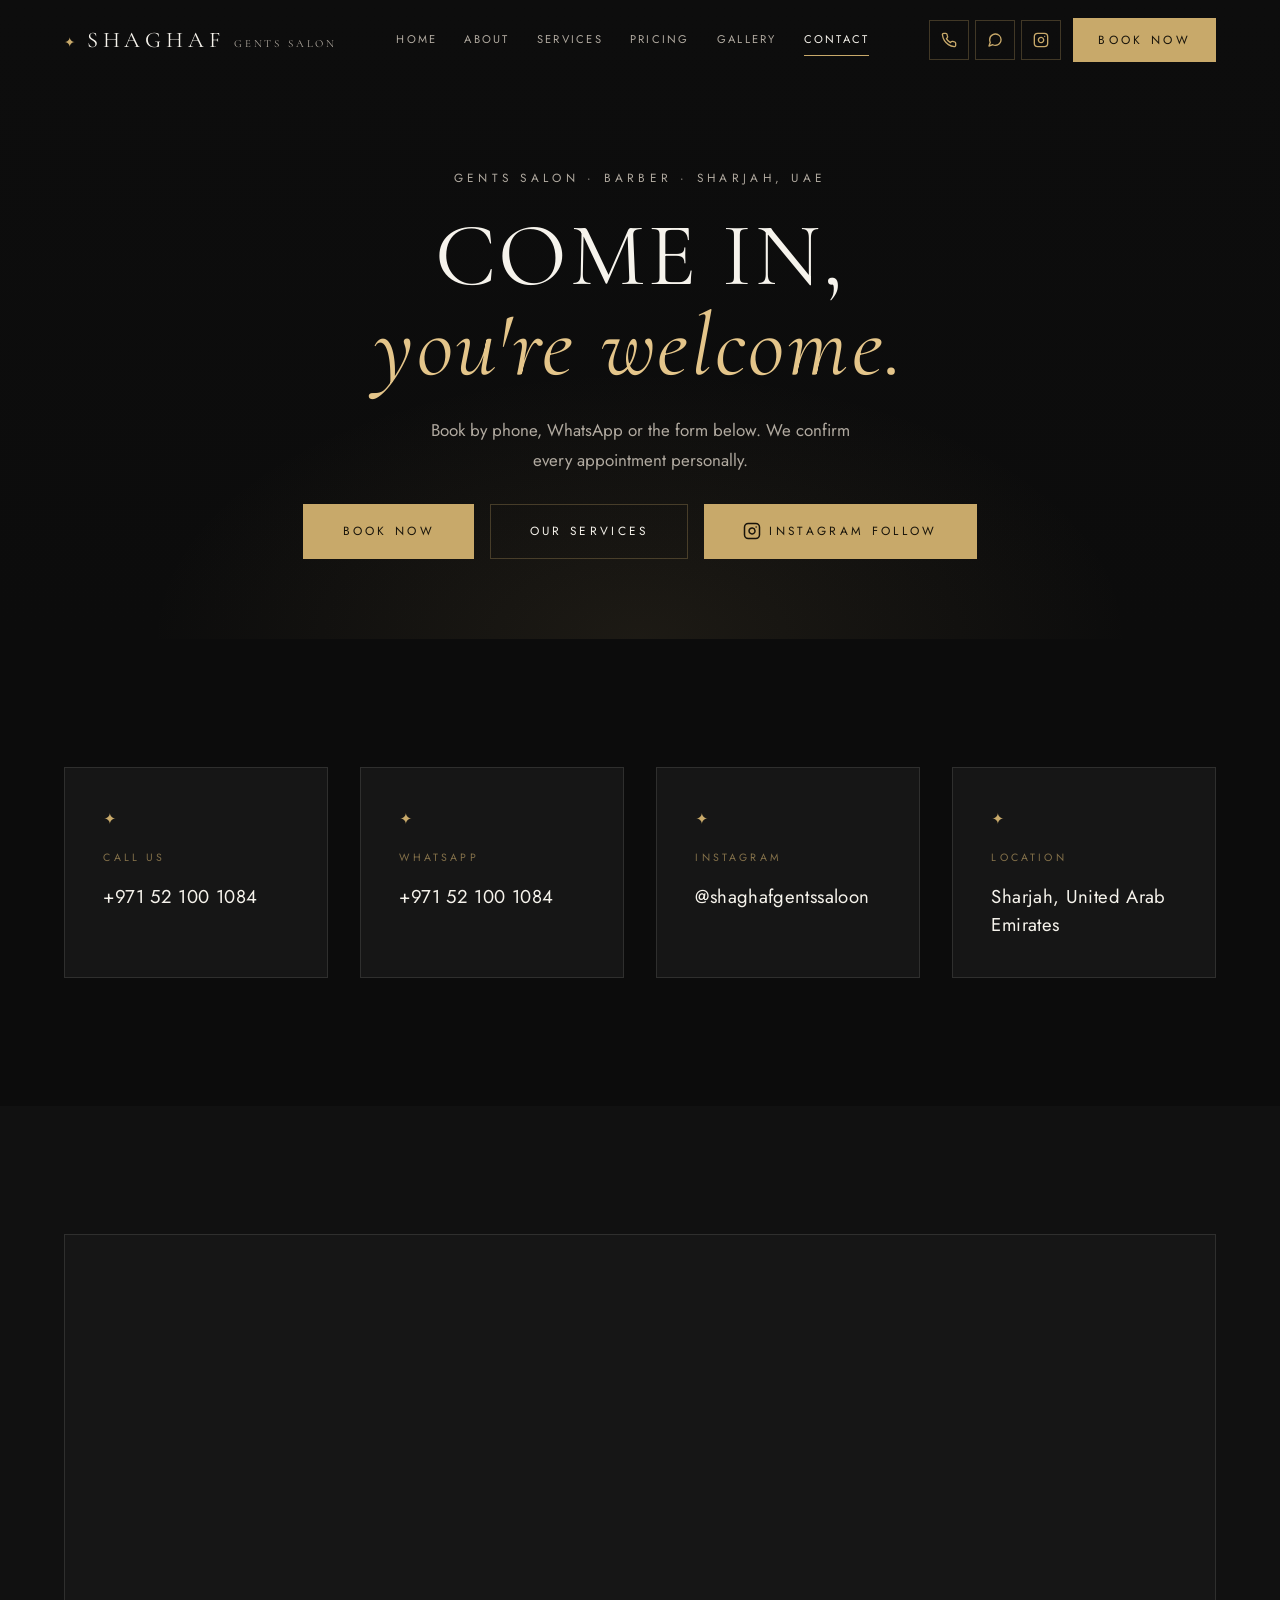
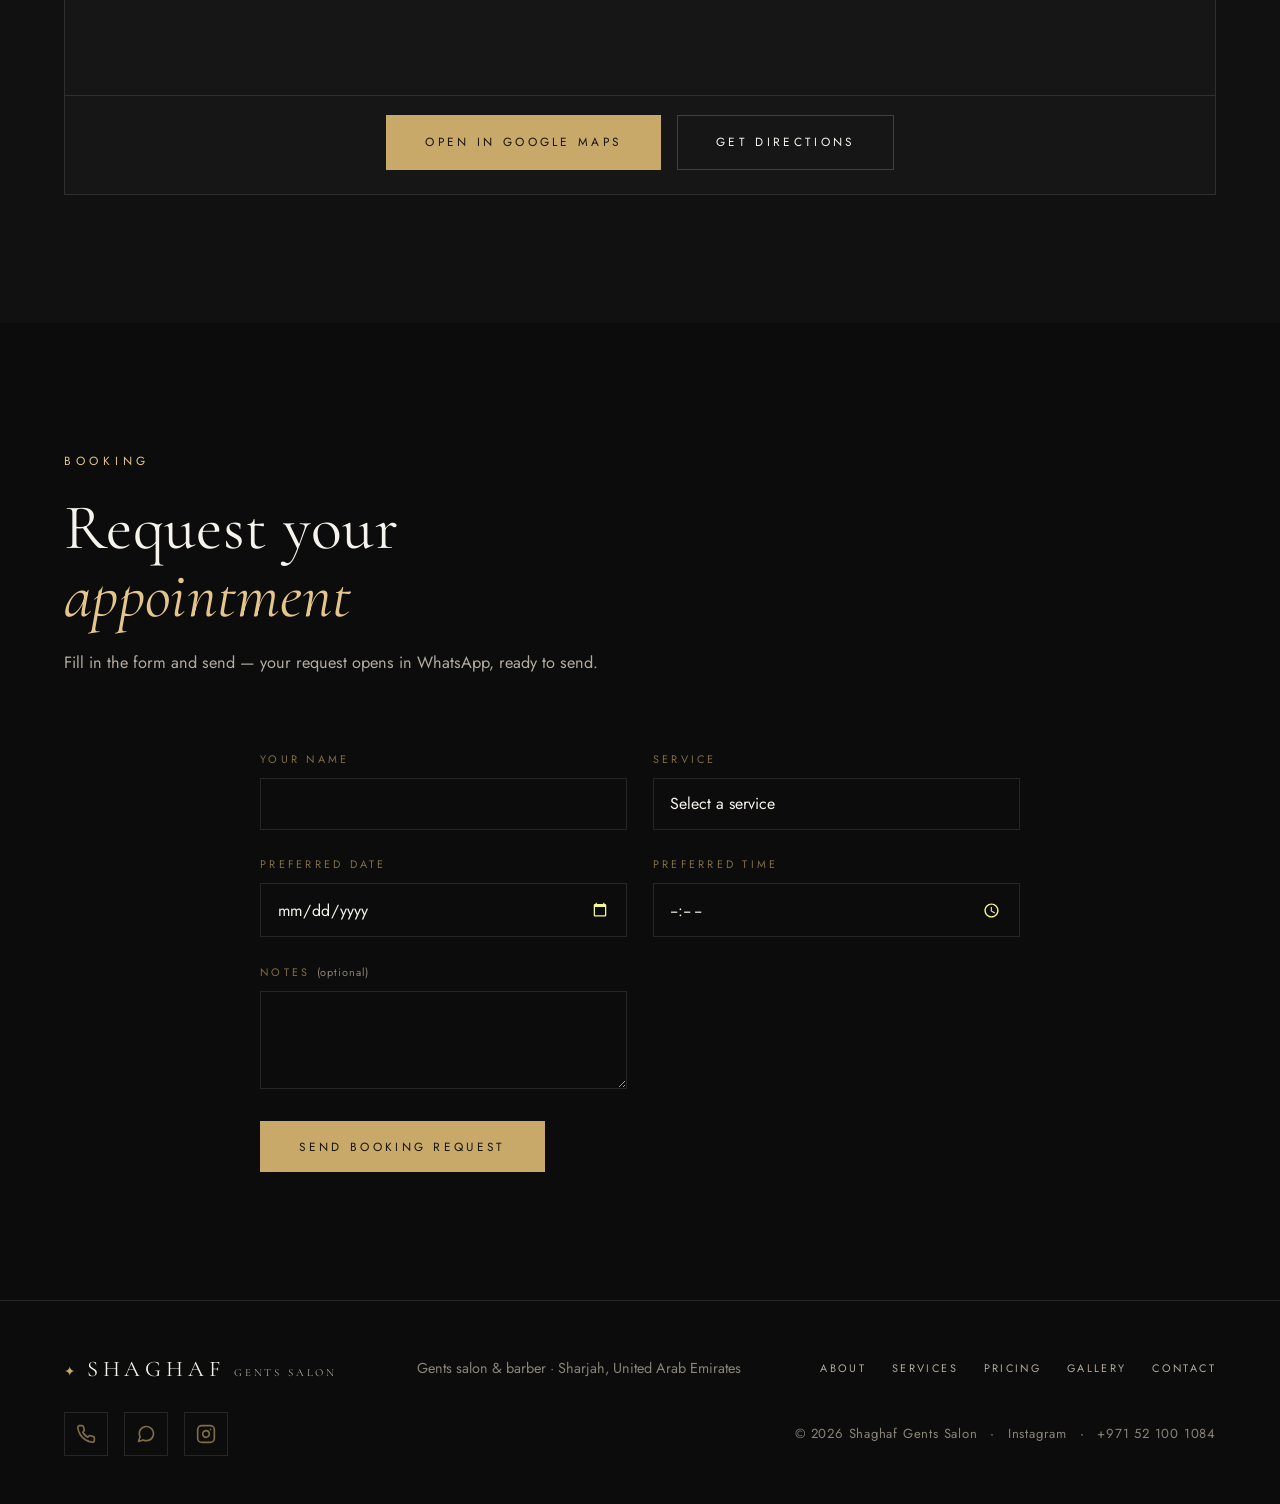
<file: contact.html>
<!DOCTYPE html>
<html lang="en">
<head>
  <meta charset="UTF-8" />
  <meta name="viewport" content="width=device-width, initial-scale=1.0" />
  <title>Contact &amp; Location | Shaghaf Gents Salon — Sharjah</title>
  <meta name="description" content="Contact Shaghaf Gents Salon in Sharjah — call +971 52 100 1084, WhatsApp, or send a booking request. Find us on Google Maps and visit today." />
  <meta name="robots" content="index, follow, max-image-preview:large" />
  <meta name="author" content="Shaghaf Gents Salon" />
  <meta name="theme-color" content="#0c0c0c" />
  <meta name="geo.region" content="AE-DU" />
  <meta name="geo.placename" content="Sharjah, United Arab Emirates" />
  <meta name="geo.position" content="25.3226285;55.3798448" />
  <meta name="ICBM" content="25.3226285,55.3798448" />
  <link rel="canonical" href="https://www.shaghafgentssaloon.com/contact.html" />

  <meta property="og:type" content="website" />
  <meta property="og:site_name" content="Shaghaf Gents Salon" />
  <meta property="og:title" content="Contact &amp; Location | Shaghaf Gents Salon" />
  <meta property="og:description" content="Book your visit — call or WhatsApp +971 52 100 1084, or message us through this site." />
  <meta property="og:url" content="https://www.shaghafgentssaloon.com/contact.html" />
  <meta property="og:image" content="https://www.shaghafgentssaloon.com/assets/images/og-cover.jpg" />
  <meta property="og:image:width" content="1200" />
  <meta property="og:image:height" content="630" />
  <meta property="og:image:alt" content="Shaghaf Gents Salon — premium men's grooming in Sharjah" />
  <meta property="og:locale" content="en_AE" />
  <meta name="twitter:card" content="summary_large_image" />
  <meta name="twitter:title" content="Contact &amp; Location | Shaghaf Gents Salon" />
  <meta name="twitter:description" content="Book your visit to Shaghaf Gents Salon, Sharjah." />
  <meta name="twitter:image" content="https://www.shaghafgentssaloon.com/assets/images/og-cover.jpg" />

  <link rel="icon" href="data:image/svg+xml,%3Csvg xmlns='http://www.w3.org/2000/svg' viewBox='0 0 100 100'%3E%3Crect width='100' height='100' rx='14' fill='%230c0c0c'/%3E%3Ctext x='50' y='68' font-size='52' text-anchor='middle' fill='%23c8a96a' font-family='Georgia, serif'%3ES%3C/text%3E%3C/svg%3E" />
  <link rel="stylesheet" href="assets/fonts/fonts.css" />
  <link rel="stylesheet" href="assets/css/style.css" />

  <script type="application/ld+json">
  {
    "@context": "https://schema.org",
    "@type": "BreadcrumbList",
    "itemListElement": [
      { "@type": "ListItem", "position": 1, "name": "Home", "item": "https://www.shaghafgentssaloon.com/" },
      { "@type": "ListItem", "position": 2, "name": "Contact", "item": "https://www.shaghafgentssaloon.com/contact.html" }
    ]
  }
  </script>

  <script type="application/ld+json">
  {
    "@context": "https://schema.org",
    "@type": "ContactPage",
    "name": "Contact Shaghaf Gents Salon",
    "url": "https://www.shaghafgentssaloon.com/contact.html",
    "about": {
      "@type": "BarberShop",
      "@id": "https://www.shaghafgentssaloon.com/#business",
      "name": "Shaghaf Gents Salon",
      "telephone": "+971521001084"
    }
  }
  </script>

  <script type="application/ld+json">
  {
    "@context": "https://schema.org",
    "@type": "BreadcrumbList",
    "itemListElement": [
      { "@type": "ListItem", "position": 1, "name": "Home", "item": "https://www.shaghafgentssaloon.com/" },
      { "@type": "ListItem", "position": 2, "name": "Contact", "item": "https://www.shaghafgentssaloon.com/contact.html" }
    ]
  }
  </script>
</head>
<body>

  <header class="nav" id="nav">
    <div class="nav__inner container">
      <a class="nav__brand" href="index.html" aria-label="Shaghaf Gents Salon — Home">
        <span class="nav__brand-orn">✦</span>
        <span class="nav__brand-name">Shaghaf<span class="nav__brand-light">Gents Salon</span></span>
      </a>
      <nav class="nav__links" id="navLinks" aria-label="Primary navigation">
        <a href="index.html">Home</a>
        <a href="about.html">About</a>
        <a href="services.html">Services</a>
        <a href="pricing.html">Pricing</a>
        <a href="gallery.html">Gallery</a>
        <a href="contact.html" class="is-active" aria-current="page">Contact</a>
      </nav>
      <div class="nav__cta">
        <span class="nav__icons">
          <a class="nav__icon" href="tel:+971521001084" aria-label="Call Shaghaf Gents Salon" title="Call"><svg xmlns="http://www.w3.org/2000/svg" viewBox="0 0 24 24" fill="none" stroke="currentColor" stroke-width="2" stroke-linecap="round" stroke-linejoin="round" aria-hidden="true"><path d="M22 16.92v3a2 2 0 0 1-2.18 2 19.79 19.79 0 0 1-8.63-3.07 19.5 19.5 0 0 1-6-6 19.79 19.79 0 0 1-3.07-8.67A2 2 0 0 1 4.11 2h3a2 2 0 0 1 2 1.72c.127.96.361 1.903.7 2.81a2 2 0 0 1-.45 2.11L8.09 9.91a16 16 0 0 0 6 6l1.27-1.27a2 2 0 0 1 2.11-.45c.907.339 1.85.573 2.81.7A2 2 0 0 1 22 16.92z"/></svg></a>
          <a class="nav__icon" href="https://wa.me/971521001084" target="_blank" rel="noopener" aria-label="Chat with Shaghaf Gents Salon on WhatsApp" title="WhatsApp"><svg xmlns="http://www.w3.org/2000/svg" viewBox="0 0 24 24" fill="none" stroke="currentColor" stroke-width="2" stroke-linecap="round" stroke-linejoin="round" aria-hidden="true"><path d="M21 11.5a8.38 8.38 0 0 1-.9 3.8 8.5 8.5 0 0 1-7.6 4.7 8.38 8.38 0 0 1-3.8-.9L3 21l1.9-5.7a8.38 8.38 0 0 1-.9-3.8 8.5 8.5 0 0 1 4.7-7.6 8.38 8.38 0 0 1 3.8-.9h.5a8.48 8.48 0 0 1 8 8v.5z"/></svg></a>
          <a class="nav__icon" href="https://www.instagram.com/shaghafgentssaloon/" target="_blank" rel="noopener" aria-label="Follow Shaghaf Gents Salon on Instagram" title="Instagram"><svg xmlns="http://www.w3.org/2000/svg" viewBox="0 0 24 24" fill="none" stroke="currentColor" stroke-width="2" stroke-linecap="round" stroke-linejoin="round" aria-hidden="true"><rect x="2" y="2" width="20" height="20" rx="5" ry="5"/><path d="M16 11.37A4 4 0 1 1 12.63 8 4 4 0 0 1 16 11.37z"/><line x1="17.5" y1="6.5" x2="17.51" y2="6.5"/></svg></a>
        </span>
        <a class="btn btn--gold btn--sm" href="contact.html#book">Book Now</a>
      </div>
      <button class="nav__toggle" id="navToggle" aria-label="Toggle menu" aria-expanded="false">
        <span></span><span></span><span></span>
      </button>
    </div>
  </header>

  <main>

    <section class="page-hero">
      <div class="container">
        <p class="eyebrow reveal">Gents Salon · Barber · Sharjah, UAE</p>
        <h1 class="page-hero__title reveal">Come in,<br /><em>you're welcome.</em></h1>
        <p class="page-hero__sub reveal">
          Book by phone, WhatsApp or the form below. We confirm every
          appointment personally.
        </p>
        <div class="page-hero__actions reveal">
          <a class="btn btn--gold" href="contact.html#book">Book Now</a>
          <a class="btn btn--line" href="services.html">Our Services</a>
          <a class="btn btn--gold" href="https://www.instagram.com/shaghafgentssaloon/" target="_blank" rel="noopener"><svg xmlns="http://www.w3.org/2000/svg" viewBox="0 0 24 24" fill="none" stroke="currentColor" stroke-width="2" stroke-linecap="round" stroke-linejoin="round" aria-hidden="true"><rect x="2" y="2" width="20" height="20" rx="5" ry="5"/><path d="M16 11.37A4 4 0 1 1 12.63 8 4 4 0 0 1 16 11.37z"/><line x1="17.5" y1="6.5" x2="17.51" y2="6.5"/></svg><span>Instagram Follow</span></a>
        </div>
      </div>
    </section>

    <section class="section">
      <div class="container">
        <div class="contact__grid">

          <a class="contact__card reveal" href="tel:+971521001084">
            <span class="contact__icon" aria-hidden="true">✦</span>
            <h3 class="contact__title">Call Us</h3>
            <p class="contact__value">+971 52 100 1084</p>
          </a>

          <a class="contact__card reveal" href="https://wa.me/971521001084" target="_blank" rel="noopener">
            <span class="contact__icon" aria-hidden="true">✦</span>
            <h3 class="contact__title">WhatsApp</h3>
            <p class="contact__value">+971 52 100 1084</p>
          </a>

          <a class="contact__card reveal" href="https://www.instagram.com/shaghafgentssaloon/" target="_blank" rel="noopener">
            <span class="contact__icon" aria-hidden="true">✦</span>
            <h3 class="contact__title">Instagram</h3>
            <p class="contact__value">@shaghafgentssaloon</p>
          </a>

          <a class="contact__card reveal" href="https://maps.google.com/?q=25.3226285,55.3798448" target="_blank" rel="noopener">
            <span class="contact__icon" aria-hidden="true">✦</span>
            <h3 class="contact__title">Location</h3>
            <p class="contact__value">Sharjah, United Arab Emirates</p>
          </a>

        </div>
      </div>
    </section>

    <section class="section section--alt">
      <div class="container">
        <div class="map reveal">
          <iframe
            src="https://www.google.com/maps?q=25.3226285,55.3798448&z=16&hl=en&output=embed"
            title="Shaghaf Gents Salon on Google Maps"
            loading="lazy"
            referrerpolicy="no-referrer-when-downgrade"
            allowfullscreen></iframe>
          <div class="map__actions">
            <a class="btn btn--gold" href="https://maps.google.com/?q=25.3226285,55.3798448" target="_blank" rel="noopener">Open in Google Maps</a>
            <a class="btn btn--line" href="https://www.google.com/maps/dir/?api=1&destination=25.3226285,55.3798448" target="_blank" rel="noopener">Get Directions</a>
          </div>
        </div>
      </div>
    </section>

    <section class="section book" id="book">
      <div class="container book__inner">
        <div class="section__head reveal">
          <p class="eyebrow eyebrow--gold">Booking</p>
          <h2 class="section-title">Request your<br /><em>appointment</em></h2>
          <p class="book__note">Fill in the form and send — your request opens in WhatsApp, ready to send.</p>
        </div>
        <form class="book__form reveal" id="bookingForm">
          <div class="book__row">
            <label for="name">Your name</label>
            <input id="name" name="name" type="text" autocomplete="name" required />
          </div>
          <div class="book__row">
            <label for="service">Service</label>
            <select id="service" name="service" required>
              <option value="">Select a service</option>
              <option>Haircut</option>
              <option>Beard Sculpting</option>
              <option>Grooming &amp; Shave</option>
              <option>Facial &amp; Skin Care</option>
              <option>Hair Treatment</option>
              <option>Manicure &amp; Pedicure</option>
              <option>Hair Styling</option>
              <option>Kids' Cut</option>
              <option>Combo Ritual</option>
            </select>
          </div>
          <div class="book__row">
            <label for="date">Preferred date</label>
            <input id="date" name="date" type="date" required />
          </div>
          <div class="book__row">
            <label for="time">Preferred time</label>
            <input id="time" name="time" type="time" required />
          </div>
          <div class="book__row">
            <label for="notes">Notes <span>(optional)</span></label>
            <textarea id="notes" name="notes" rows="3"></textarea>
          </div>
          <button class="btn btn--gold book__submit" type="submit">Send Booking Request</button>
        </form>
      </div>
    </section>

  </main>

  <footer class="footer">
    <div class="container footer__inner">
      <a class="nav__brand" href="index.html" aria-label="Shaghaf Gents Salon — Home">
        <span class="nav__brand-orn">✦</span>
        <span class="nav__brand-name">Shaghaf<span class="nav__brand-light">Gents Salon</span></span>
      </a>
      <p class="footer__tag">Gents salon &amp; barber · Sharjah, United Arab Emirates</p>
      <nav class="footer__links" aria-label="Footer navigation">
        <a href="about.html">About</a>
        <a href="services.html">Services</a>
        <a href="pricing.html">Pricing</a>
        <a href="gallery.html">Gallery</a>
        <a href="contact.html">Contact</a>
      </nav>
      <div class="footer__social">
        <a href="tel:+971521001084" aria-label="Call Shaghaf Gents Salon" title="Call"><svg xmlns="http://www.w3.org/2000/svg" viewBox="0 0 24 24" fill="none" stroke="currentColor" stroke-width="2" stroke-linecap="round" stroke-linejoin="round" aria-hidden="true"><path d="M22 16.92v3a2 2 0 0 1-2.18 2 19.79 19.79 0 0 1-8.63-3.07 19.5 19.5 0 0 1-6-6 19.79 19.79 0 0 1-3.07-8.67A2 2 0 0 1 4.11 2h3a2 2 0 0 1 2 1.72c.127.96.361 1.903.7 2.81a2 2 0 0 1-.45 2.11L8.09 9.91a16 16 0 0 0 6 6l1.27-1.27a2 2 0 0 1 2.11-.45c.907.339 1.85.573 2.81.7A2 2 0 0 1 22 16.92z"/></svg></a>
        <a href="https://wa.me/971521001084" target="_blank" rel="noopener" aria-label="Chat with Shaghaf Gents Salon on WhatsApp" title="WhatsApp"><svg xmlns="http://www.w3.org/2000/svg" viewBox="0 0 24 24" fill="none" stroke="currentColor" stroke-width="2" stroke-linecap="round" stroke-linejoin="round" aria-hidden="true"><path d="M21 11.5a8.38 8.38 0 0 1-.9 3.8 8.5 8.5 0 0 1-7.6 4.7 8.38 8.38 0 0 1-3.8-.9L3 21l1.9-5.7a8.38 8.38 0 0 1-.9-3.8 8.5 8.5 0 0 1 4.7-7.6 8.38 8.38 0 0 1 3.8-.9h.5a8.48 8.48 0 0 1 8 8v.5z"/></svg></a>
        <a href="https://www.instagram.com/shaghafgentssaloon/" target="_blank" rel="noopener" aria-label="Follow Shaghaf Gents Salon on Instagram" title="Instagram"><svg xmlns="http://www.w3.org/2000/svg" viewBox="0 0 24 24" fill="none" stroke="currentColor" stroke-width="2" stroke-linecap="round" stroke-linejoin="round" aria-hidden="true"><rect x="2" y="2" width="20" height="20" rx="5" ry="5"/><path d="M16 11.37A4 4 0 1 1 12.63 8 4 4 0 0 1 16 11.37z"/><line x1="17.5" y1="6.5" x2="17.51" y2="6.5"/></svg></a>
      </div>
      <div class="footer__meta">
        <span>© <span id="year"></span> Shaghaf Gents Salon</span>
        <span class="footer__dot">·</span>
        <a href="https://www.instagram.com/shaghafgentssaloon/" target="_blank" rel="noopener">Instagram</a>
        <span class="footer__dot">·</span>
        <a href="tel:+971521001084">+971 52 100 1084</a>
      </div>
    </div>
  </footer>

  <script src="assets/js/main.js"></script>
</body>
</html>
</file>
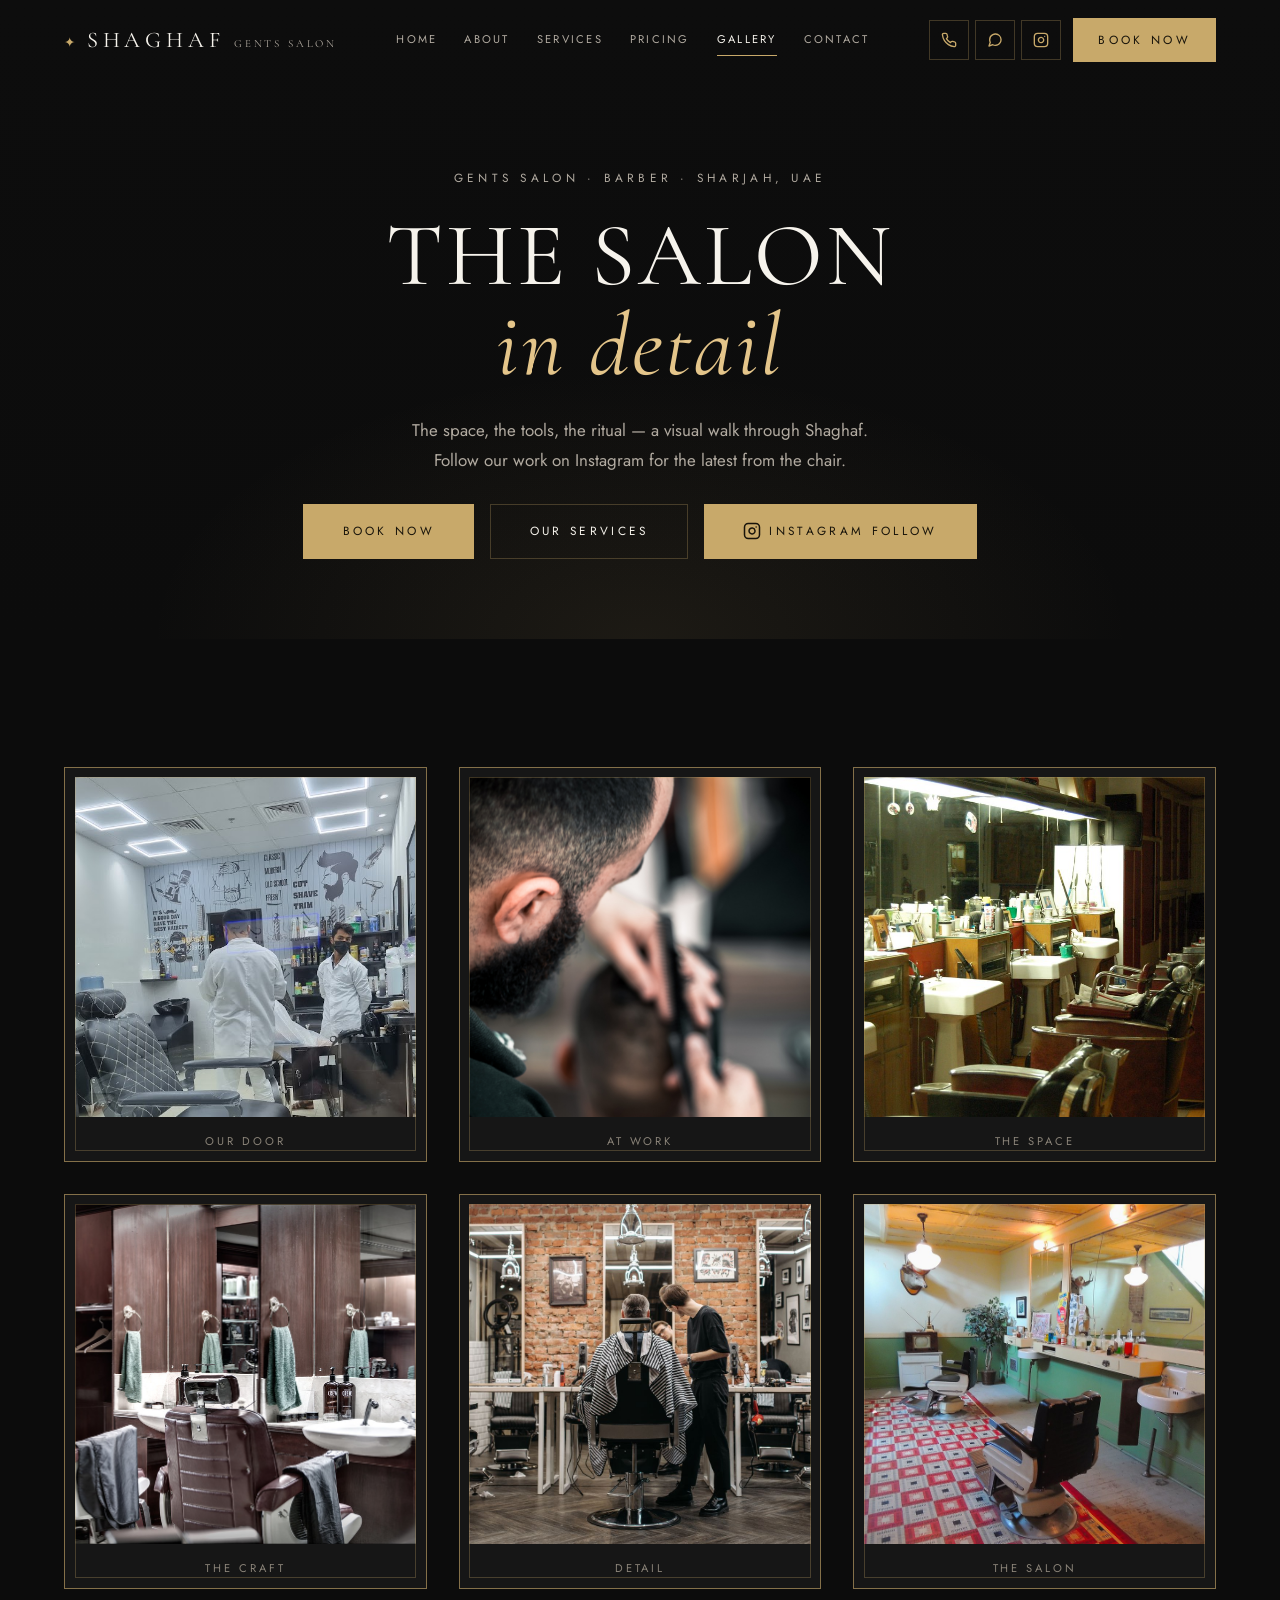
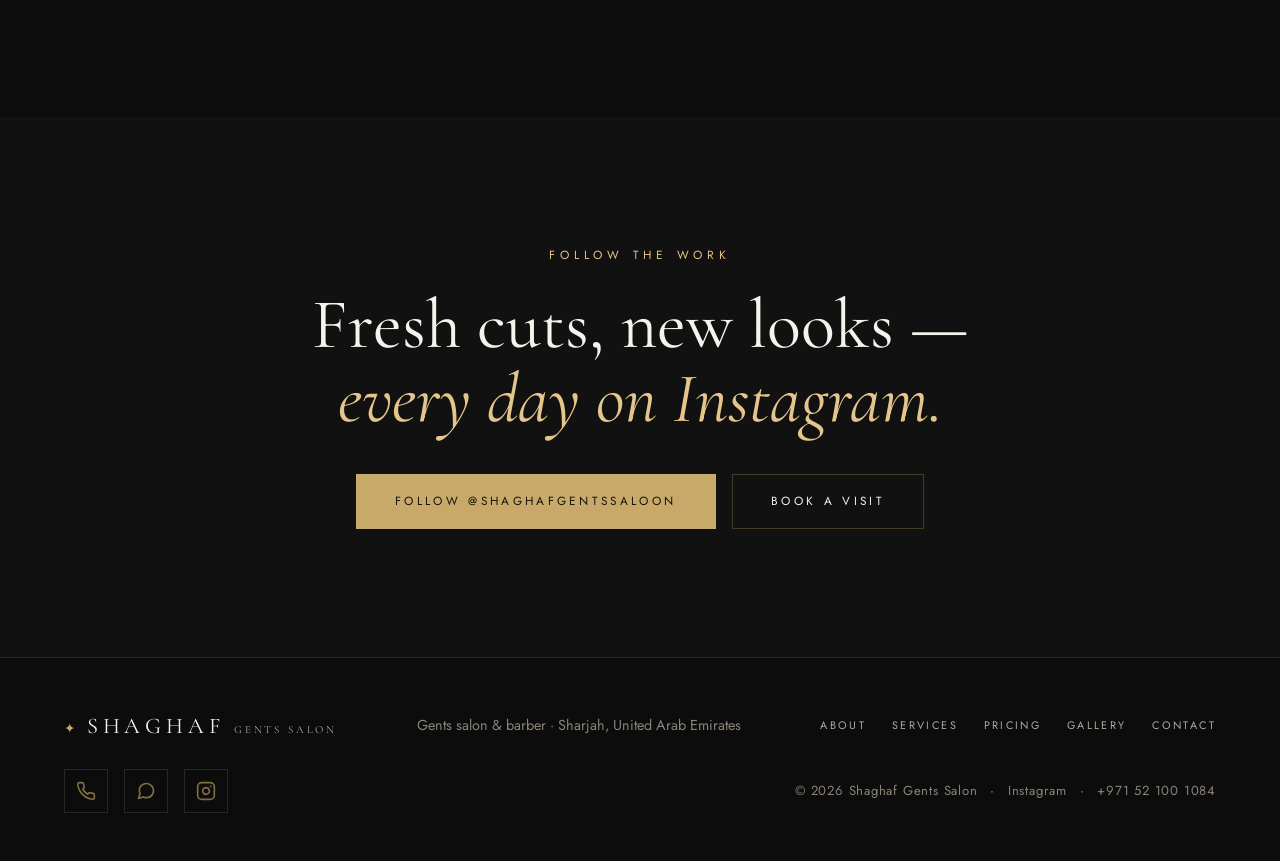
<file: gallery.html>
<!DOCTYPE html>
<html lang="en">
<head>
  <meta charset="UTF-8" />
  <meta name="viewport" content="width=device-width, initial-scale=1.0" />
  <title>Gallery | Inside Shaghaf Gents Salon — Sharjah</title>
  <meta name="description" content="Inside Shaghaf Gents Salon, Sharjah — a visual tour of our gents salon, the craft of haircuts and beard care, and the considered space we built for you." />
  <meta name="robots" content="index, follow, max-image-preview:large" />
  <meta name="author" content="Shaghaf Gents Salon" />
  <meta name="theme-color" content="#0c0c0c" />
  <meta name="geo.region" content="AE-DU" />
  <meta name="geo.placename" content="Sharjah, United Arab Emirates" />
  <meta name="geo.position" content="25.3226285;55.3798448" />
  <meta name="ICBM" content="25.3226285,55.3798448" />
  <link rel="canonical" href="https://www.shaghafgentssaloon.com/gallery.html" />

  <meta property="og:type" content="website" />
  <meta property="og:site_name" content="Shaghaf Gents Salon" />
  <meta property="og:title" content="Gallery | Inside Shaghaf Gents Salon" />
  <meta property="og:description" content="A visual tour of Shaghaf Gents Salon in Sharjah — the space, the craft, the detail." />
  <meta property="og:url" content="https://www.shaghafgentssaloon.com/gallery.html" />
  <meta property="og:image" content="https://www.shaghafgentssaloon.com/assets/images/og-cover.jpg" />
  <meta property="og:image:width" content="1200" />
  <meta property="og:image:height" content="630" />
  <meta property="og:image:alt" content="Shaghaf Gents Salon — premium men's grooming in Sharjah" />
  <meta property="og:locale" content="en_AE" />
  <meta name="twitter:card" content="summary_large_image" />
  <meta name="twitter:title" content="Gallery | Inside Shaghaf Gents Salon" />
  <meta name="twitter:description" content="Inside Shaghaf Gents Salon — Sharjah's considered gents salon." />
  <meta name="twitter:image" content="https://www.shaghafgentssaloon.com/assets/images/og-cover.jpg" />

  <link rel="icon" href="data:image/svg+xml,%3Csvg xmlns='http://www.w3.org/2000/svg' viewBox='0 0 100 100'%3E%3Crect width='100' height='100' rx='14' fill='%230c0c0c'/%3E%3Ctext x='50' y='68' font-size='52' text-anchor='middle' fill='%23c8a96a' font-family='Georgia, serif'%3ES%3C/text%3E%3C/svg%3E" />
  <link rel="stylesheet" href="assets/fonts/fonts.css" />
  <link rel="stylesheet" href="assets/css/style.css" />

  <script type="application/ld+json">
  {
    "@context": "https://schema.org",
    "@type": "BreadcrumbList",
    "itemListElement": [
      { "@type": "ListItem", "position": 1, "name": "Home", "item": "https://www.shaghafgentssaloon.com/" },
      { "@type": "ListItem", "position": 2, "name": "Gallery", "item": "https://www.shaghafgentssaloon.com/gallery.html" }
    ]
  }
  </script>

  <script type="application/ld+json">
  {
    "@context": "https://schema.org",
    "@type": "ImageGallery",
    "name": "Inside Shaghaf Gents Salon",
    "url": "https://www.shaghafgentssaloon.com/gallery.html",
    "about": {
      "@type": "BarberShop",
      "@id": "https://www.shaghafgentssaloon.com/#business",
      "name": "Shaghaf Gents Salon",
      "url": "https://www.shaghafgentssaloon.com/"
    },
    "associatedMedia": [
      { "@type": "ImageObject", "contentUrl": "https://www.shaghafgentssaloon.com/assets/images/salon-storefront.jpg", "name": "Shaghaf Gents Salon storefront" },
      { "@type": "ImageObject", "contentUrl": "https://www.shaghafgentssaloon.com/assets/images/haircut.jpg", "name": "Barber at work" },
      { "@type": "ImageObject", "contentUrl": "https://www.shaghafgentssaloon.com/assets/images/salon-space.jpg", "name": "The considered space" },
      { "@type": "ImageObject", "contentUrl": "https://www.shaghafgentssaloon.com/assets/images/barber-shop.jpg", "name": "Classic barber shop interior" },
      { "@type": "ImageObject", "contentUrl": "https://www.shaghafgentssaloon.com/assets/images/gallery-3.jpg", "name": "Straight razors on the counter" },
      { "@type": "ImageObject", "contentUrl": "https://www.shaghafgentssaloon.com/assets/images/salon-underground.jpg", "name": "The salon lounge" }
    ]
  }
  </script>

  <script type="application/ld+json">
  {
    "@context": "https://schema.org",
    "@type": "BreadcrumbList",
    "itemListElement": [
      { "@type": "ListItem", "position": 1, "name": "Home", "item": "https://www.shaghafgentssaloon.com/" },
      { "@type": "ListItem", "position": 2, "name": "Gallery", "item": "https://www.shaghafgentssaloon.com/gallery.html" }
    ]
  }
  </script>
</head>
<body>

  <header class="nav" id="nav">
    <div class="nav__inner container">
      <a class="nav__brand" href="index.html" aria-label="Shaghaf Gents Salon — Home">
        <span class="nav__brand-orn">✦</span>
        <span class="nav__brand-name">Shaghaf<span class="nav__brand-light">Gents Salon</span></span>
      </a>
      <nav class="nav__links" id="navLinks" aria-label="Primary navigation">
        <a href="index.html">Home</a>
        <a href="about.html">About</a>
        <a href="services.html">Services</a>
        <a href="pricing.html">Pricing</a>
        <a href="gallery.html" class="is-active" aria-current="page">Gallery</a>
        <a href="contact.html">Contact</a>
      </nav>
      <div class="nav__cta">
        <span class="nav__icons">
          <a class="nav__icon" href="tel:+971521001084" aria-label="Call Shaghaf Gents Salon" title="Call"><svg xmlns="http://www.w3.org/2000/svg" viewBox="0 0 24 24" fill="none" stroke="currentColor" stroke-width="2" stroke-linecap="round" stroke-linejoin="round" aria-hidden="true"><path d="M22 16.92v3a2 2 0 0 1-2.18 2 19.79 19.79 0 0 1-8.63-3.07 19.5 19.5 0 0 1-6-6 19.79 19.79 0 0 1-3.07-8.67A2 2 0 0 1 4.11 2h3a2 2 0 0 1 2 1.72c.127.96.361 1.903.7 2.81a2 2 0 0 1-.45 2.11L8.09 9.91a16 16 0 0 0 6 6l1.27-1.27a2 2 0 0 1 2.11-.45c.907.339 1.85.573 2.81.7A2 2 0 0 1 22 16.92z"/></svg></a>
          <a class="nav__icon" href="https://wa.me/971521001084" target="_blank" rel="noopener" aria-label="Chat with Shaghaf Gents Salon on WhatsApp" title="WhatsApp"><svg xmlns="http://www.w3.org/2000/svg" viewBox="0 0 24 24" fill="none" stroke="currentColor" stroke-width="2" stroke-linecap="round" stroke-linejoin="round" aria-hidden="true"><path d="M21 11.5a8.38 8.38 0 0 1-.9 3.8 8.5 8.5 0 0 1-7.6 4.7 8.38 8.38 0 0 1-3.8-.9L3 21l1.9-5.7a8.38 8.38 0 0 1-.9-3.8 8.5 8.5 0 0 1 4.7-7.6 8.38 8.38 0 0 1 3.8-.9h.5a8.48 8.48 0 0 1 8 8v.5z"/></svg></a>
          <a class="nav__icon" href="https://www.instagram.com/shaghafgentssaloon/" target="_blank" rel="noopener" aria-label="Follow Shaghaf Gents Salon on Instagram" title="Instagram"><svg xmlns="http://www.w3.org/2000/svg" viewBox="0 0 24 24" fill="none" stroke="currentColor" stroke-width="2" stroke-linecap="round" stroke-linejoin="round" aria-hidden="true"><rect x="2" y="2" width="20" height="20" rx="5" ry="5"/><path d="M16 11.37A4 4 0 1 1 12.63 8 4 4 0 0 1 16 11.37z"/><line x1="17.5" y1="6.5" x2="17.51" y2="6.5"/></svg></a>
        </span>
        <a class="btn btn--gold btn--sm" href="contact.html#book">Book Now</a>
      </div>
      <button class="nav__toggle" id="navToggle" aria-label="Toggle menu" aria-expanded="false">
        <span></span><span></span><span></span>
      </button>
    </div>
  </header>

  <main>

    <section class="page-hero">
      <div class="container">
        <p class="eyebrow reveal">Gents Salon · Barber · Sharjah, UAE</p>
        <h1 class="page-hero__title reveal">The salon<br /><em>in detail</em></h1>
        <p class="page-hero__sub reveal">
          The space, the tools, the ritual — a visual walk through Shaghaf.
          Follow our work on Instagram for the latest from the chair.
        </p>
        <div class="page-hero__actions reveal">
          <a class="btn btn--gold" href="contact.html#book">Book Now</a>
          <a class="btn btn--line" href="services.html">Our Services</a>
          <a class="btn btn--gold" href="https://www.instagram.com/shaghafgentssaloon/" target="_blank" rel="noopener"><svg xmlns="http://www.w3.org/2000/svg" viewBox="0 0 24 24" fill="none" stroke="currentColor" stroke-width="2" stroke-linecap="round" stroke-linejoin="round" aria-hidden="true"><rect x="2" y="2" width="20" height="20" rx="5" ry="5"/><path d="M16 11.37A4 4 0 1 1 12.63 8 4 4 0 0 1 16 11.37z"/><line x1="17.5" y1="6.5" x2="17.51" y2="6.5"/></svg><span>Instagram Follow</span></a>
        </div>
      </div>
    </section>

    <section class="section">
      <div class="container">
        <div class="gallery">

          <figure class="gallery__item gallery__item--photo reveal">
            <img src="assets/images/salon-storefront.jpg" alt="Storefront of Shaghaf Gents Salon in Sharjah" width="562" height="1000" loading="lazy" />
            <figcaption>Our door</figcaption>
          </figure>

          <figure class="gallery__item gallery__item--photo reveal">
            <img src="assets/images/haircut.jpg" alt="Barber at work cutting hair" width="960" height="1200" loading="lazy" />
            <figcaption>At work</figcaption>
          </figure>

          <figure class="gallery__item gallery__item--photo reveal">
            <img src="assets/images/salon-space.jpg" alt="The considered interior space of a gents salon" width="1024" height="648" loading="lazy" />
            <figcaption>The space</figcaption>
          </figure>

          <figure class="gallery__item gallery__item--photo reveal">
            <img src="assets/images/barber-shop.jpg" alt="Classic barber shop interior with leather seats" width="1023" height="683" loading="lazy" />
            <figcaption>The craft</figcaption>
          </figure>

          <figure class="gallery__item gallery__item--photo reveal">
            <img src="assets/images/gallery-3.jpg" alt="Barber's straight razors laid out on the counter" width="1400" height="935" loading="lazy" />
            <figcaption>Detail</figcaption>
          </figure>

          <figure class="gallery__item gallery__item--photo reveal">
            <img src="assets/images/salon-underground.jpg" alt="Underground barber shop salon interior" width="1024" height="768" loading="lazy" />
            <figcaption>The salon</figcaption>
          </figure>

        </div>
      </div>
    </section>

    <section class="section section--alt closing">
      <div class="container closing__inner reveal">
        <p class="eyebrow eyebrow--gold">Follow the work</p>
        <h2 class="closing__title">Fresh cuts, new looks —<br /><em>every day on Instagram.</em></h2>
        <div class="closing__actions">
          <a class="btn btn--gold" href="https://www.instagram.com/shaghafgentssaloon/" target="_blank" rel="noopener">Follow @shaghafgentssaloon</a>
          <a class="btn btn--line" href="contact.html">Book a Visit</a>
        </div>
      </div>
    </section>

  </main>

  <footer class="footer">
    <div class="container footer__inner">
      <a class="nav__brand" href="index.html" aria-label="Shaghaf Gents Salon — Home">
        <span class="nav__brand-orn">✦</span>
        <span class="nav__brand-name">Shaghaf<span class="nav__brand-light">Gents Salon</span></span>
      </a>
      <p class="footer__tag">Gents salon &amp; barber · Sharjah, United Arab Emirates</p>
      <nav class="footer__links" aria-label="Footer navigation">
        <a href="about.html">About</a>
        <a href="services.html">Services</a>
        <a href="pricing.html">Pricing</a>
        <a href="gallery.html">Gallery</a>
        <a href="contact.html">Contact</a>
      </nav>
      <div class="footer__social">
        <a href="tel:+971521001084" aria-label="Call Shaghaf Gents Salon" title="Call"><svg xmlns="http://www.w3.org/2000/svg" viewBox="0 0 24 24" fill="none" stroke="currentColor" stroke-width="2" stroke-linecap="round" stroke-linejoin="round" aria-hidden="true"><path d="M22 16.92v3a2 2 0 0 1-2.18 2 19.79 19.79 0 0 1-8.63-3.07 19.5 19.5 0 0 1-6-6 19.79 19.79 0 0 1-3.07-8.67A2 2 0 0 1 4.11 2h3a2 2 0 0 1 2 1.72c.127.96.361 1.903.7 2.81a2 2 0 0 1-.45 2.11L8.09 9.91a16 16 0 0 0 6 6l1.27-1.27a2 2 0 0 1 2.11-.45c.907.339 1.85.573 2.81.7A2 2 0 0 1 22 16.92z"/></svg></a>
        <a href="https://wa.me/971521001084" target="_blank" rel="noopener" aria-label="Chat with Shaghaf Gents Salon on WhatsApp" title="WhatsApp"><svg xmlns="http://www.w3.org/2000/svg" viewBox="0 0 24 24" fill="none" stroke="currentColor" stroke-width="2" stroke-linecap="round" stroke-linejoin="round" aria-hidden="true"><path d="M21 11.5a8.38 8.38 0 0 1-.9 3.8 8.5 8.5 0 0 1-7.6 4.7 8.38 8.38 0 0 1-3.8-.9L3 21l1.9-5.7a8.38 8.38 0 0 1-.9-3.8 8.5 8.5 0 0 1 4.7-7.6 8.38 8.38 0 0 1 3.8-.9h.5a8.48 8.48 0 0 1 8 8v.5z"/></svg></a>
        <a href="https://www.instagram.com/shaghafgentssaloon/" target="_blank" rel="noopener" aria-label="Follow Shaghaf Gents Salon on Instagram" title="Instagram"><svg xmlns="http://www.w3.org/2000/svg" viewBox="0 0 24 24" fill="none" stroke="currentColor" stroke-width="2" stroke-linecap="round" stroke-linejoin="round" aria-hidden="true"><rect x="2" y="2" width="20" height="20" rx="5" ry="5"/><path d="M16 11.37A4 4 0 1 1 12.63 8 4 4 0 0 1 16 11.37z"/><line x1="17.5" y1="6.5" x2="17.51" y2="6.5"/></svg></a>
      </div>
      <div class="footer__meta">
        <span>© <span id="year"></span> Shaghaf Gents Salon</span>
        <span class="footer__dot">·</span>
        <a href="https://www.instagram.com/shaghafgentssaloon/" target="_blank" rel="noopener">Instagram</a>
        <span class="footer__dot">·</span>
        <a href="tel:+971521001084">+971 52 100 1084</a>
      </div>
    </div>
  </footer>

  <script src="assets/js/main.js"></script>
</body>
</html>
</file>
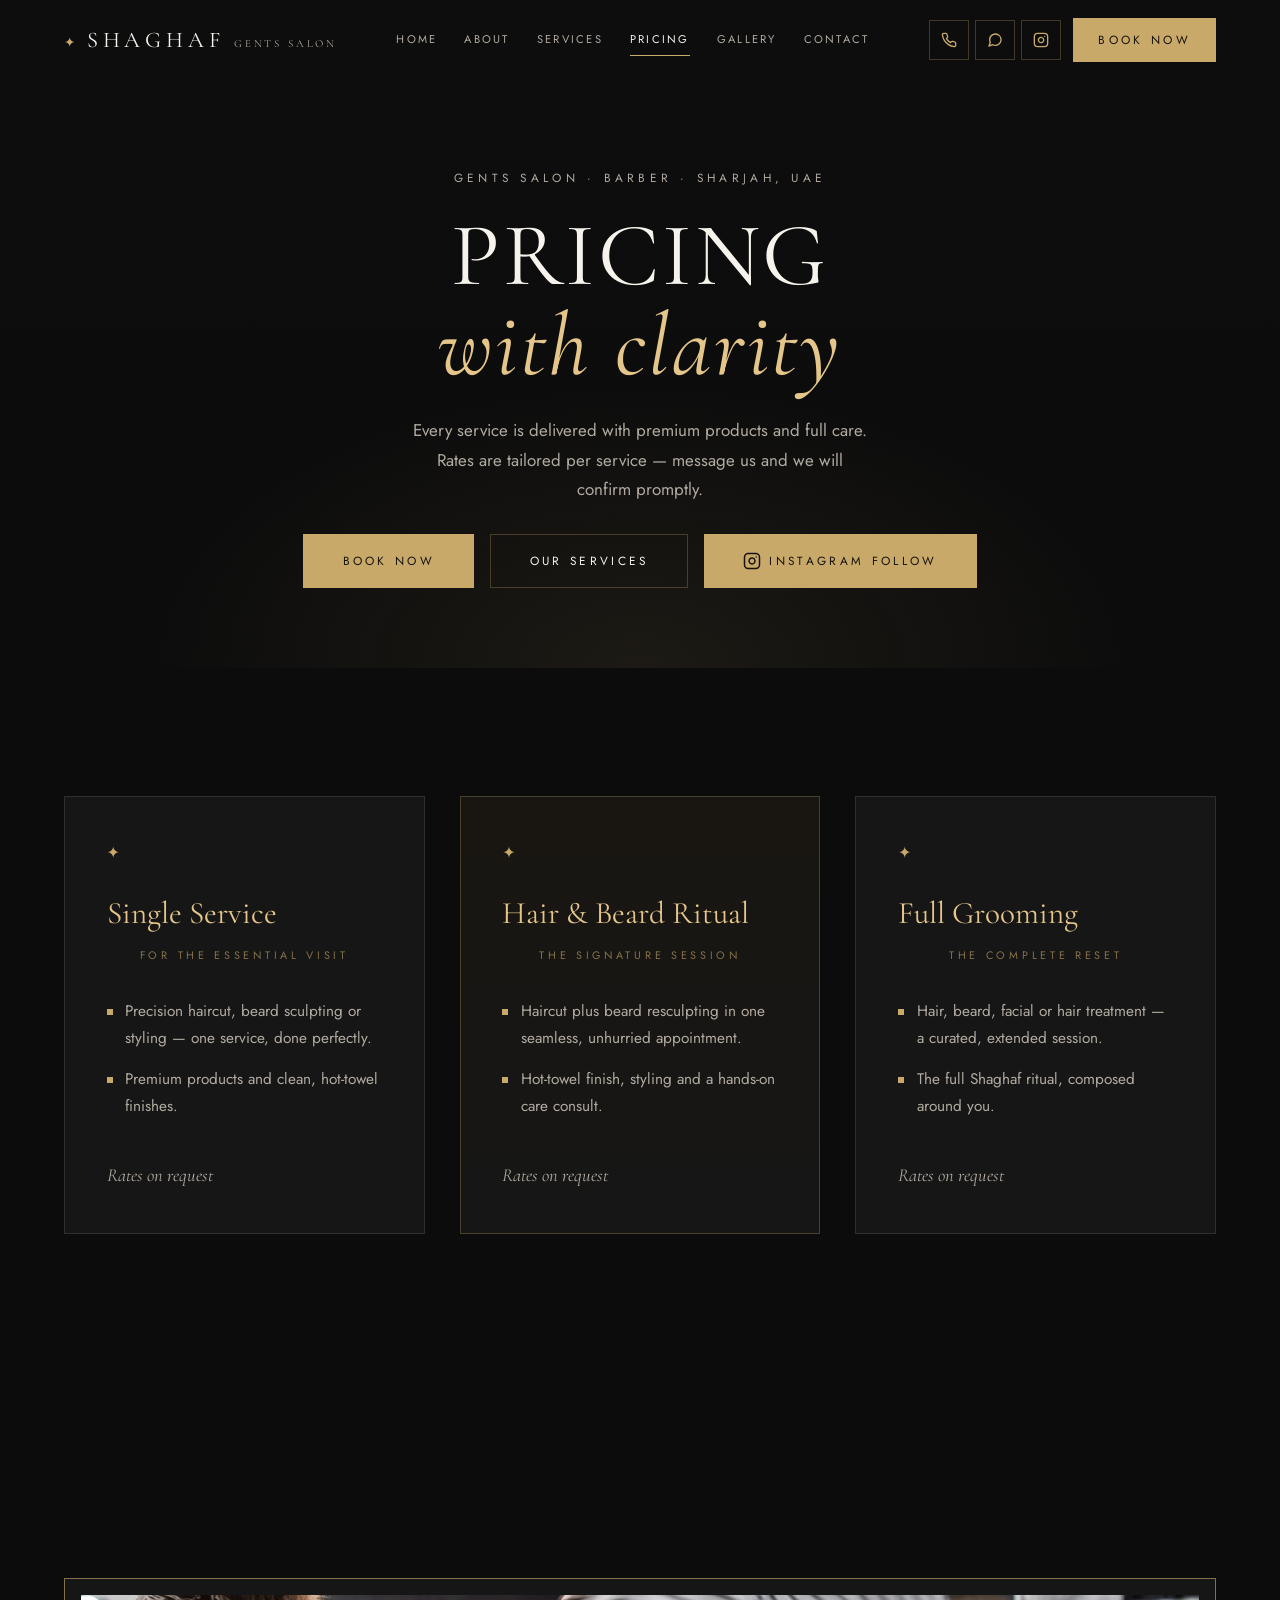
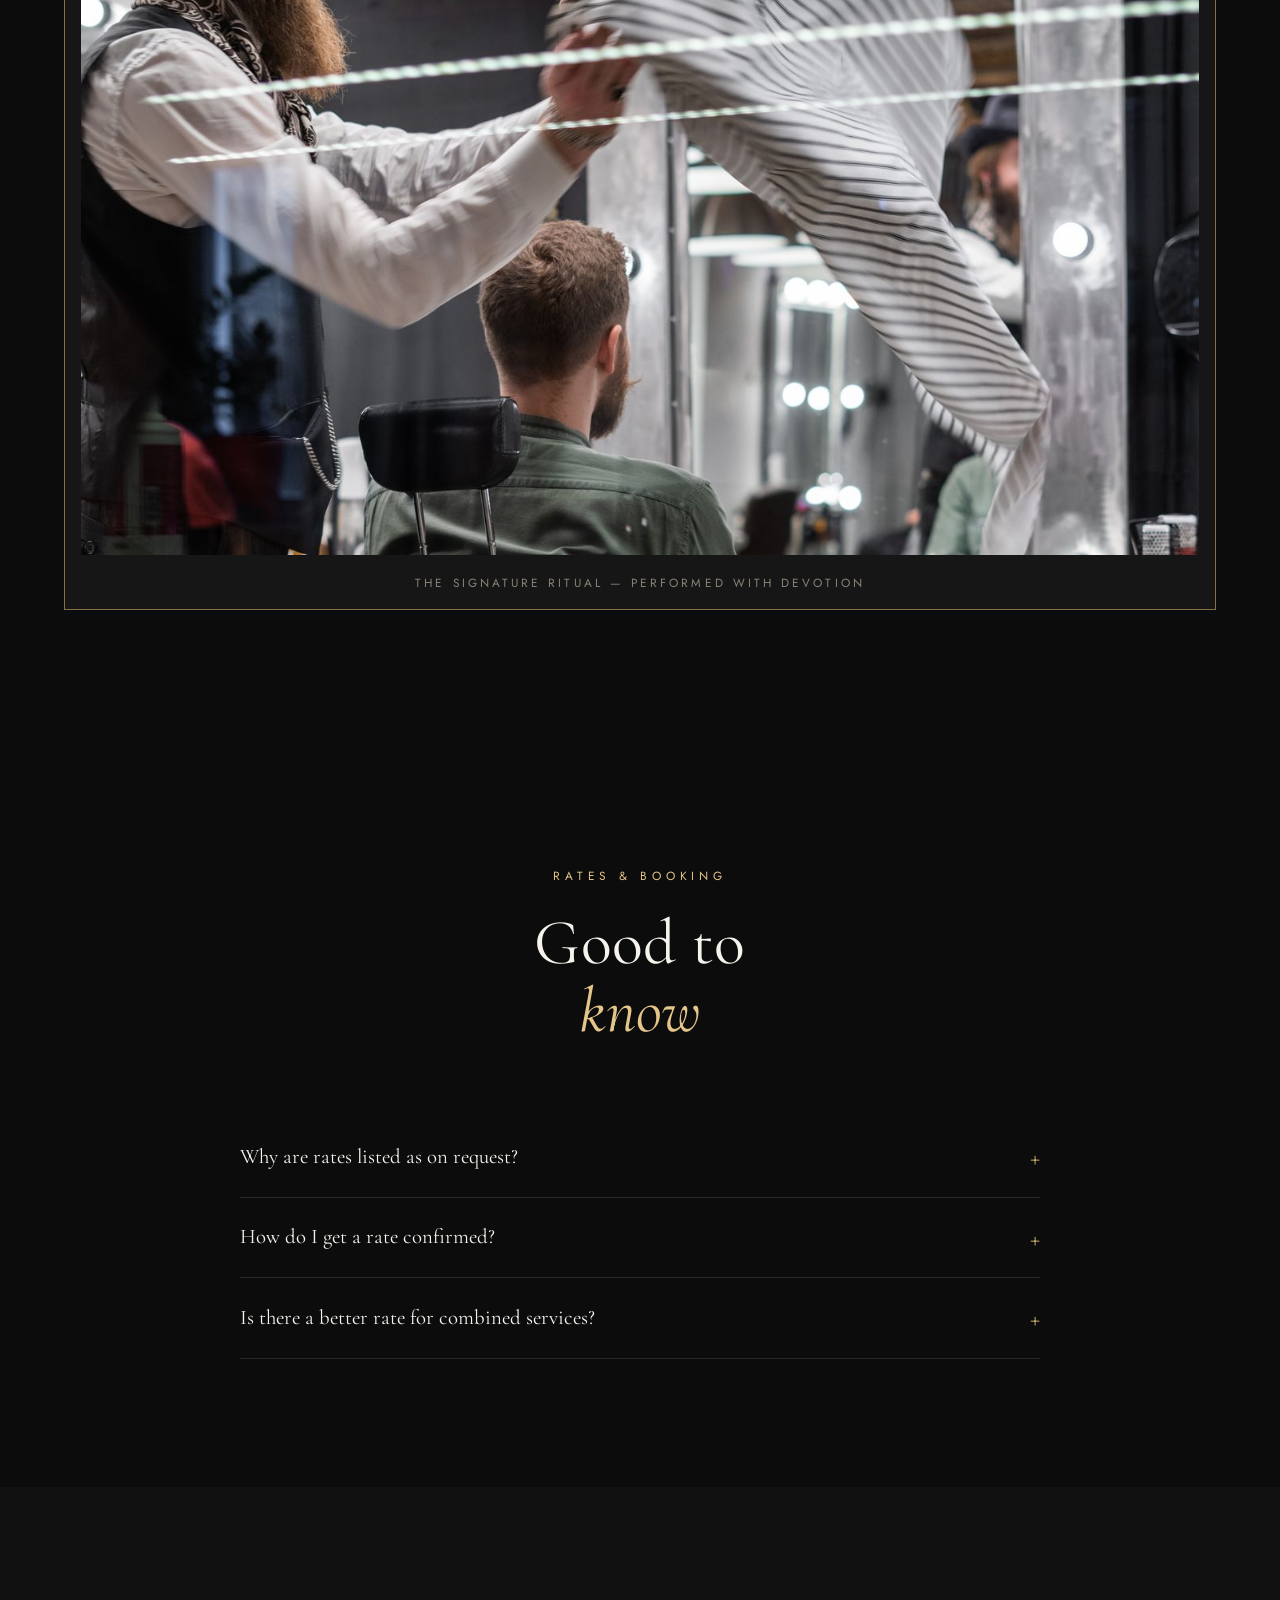
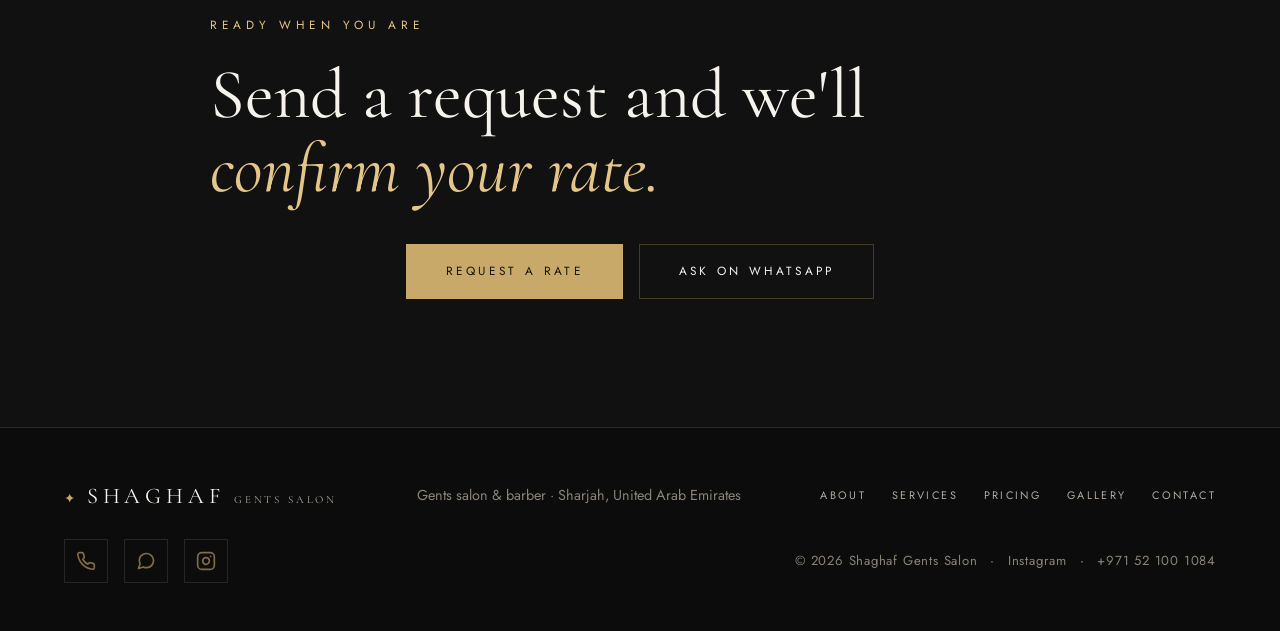
<file: pricing.html>
<!DOCTYPE html>
<html lang="en">
<head>
  <meta charset="UTF-8" />
  <meta name="viewport" content="width=device-width, initial-scale=1.0" />
  <title>Pricing | Gents Salon Rates — Shaghaf, Sharjah</title>
  <meta name="description" content="Premium men's grooming at Shaghaf Gents Salon, Sharjah— haircuts, beard care, shaves, facials and combo rituals. Rates on request; book by phone or WhatsApp." />
  <meta name="robots" content="index, follow, max-image-preview:large" />
  <meta name="author" content="Shaghaf Gents Salon" />
  <meta name="theme-color" content="#0c0c0c" />
  <meta name="geo.region" content="AE-DU" />
  <meta name="geo.placename" content="Sharjah, United Arab Emirates" />
  <meta name="geo.position" content="25.3226285;55.3798448" />
  <meta name="ICBM" content="25.3226285,55.3798448" />
  <link rel="canonical" href="https://www.shaghafgentssaloon.com/pricing.html" />

  <meta property="og:type" content="website" />
  <meta property="og:site_name" content="Shaghaf Gents Salon" />
  <meta property="og:title" content="Pricing | Gents Salon Rates — Shaghaf, Sharjah" />
  <meta property="og:description" content="Premium men's grooming services in Sharjah. Transparent rates on request — call or WhatsApp to inquire." />
  <meta property="og:url" content="https://www.shaghafgentssaloon.com/pricing.html" />
  <meta property="og:image" content="https://www.shaghafgentssaloon.com/assets/images/og-cover.jpg" />
  <meta property="og:image:width" content="1200" />
  <meta property="og:image:height" content="630" />
  <meta property="og:image:alt" content="Shaghaf Gents Salon — premium men's grooming in Sharjah" />
  <meta property="og:locale" content="en_AE" />
  <meta name="twitter:card" content="summary_large_image" />
  <meta name="twitter:title" content="Pricing | Gents Salon Rates — Shaghaf, Sharjah" />
  <meta name="twitter:description" content="Men's grooming services in Sharjahat Shaghaf Gents Salon. Rates on request." />
  <meta name="twitter:image" content="https://www.shaghafgentssaloon.com/assets/images/og-cover.jpg" />

  <link rel="icon" href="data:image/svg+xml,%3Csvg xmlns='http://www.w3.org/2000/svg' viewBox='0 0 100 100'%3E%3Crect width='100' height='100' rx='14' fill='%230c0c0c'/%3E%3Ctext x='50' y='68' font-size='52' text-anchor='middle' fill='%23c8a96a' font-family='Georgia, serif'%3ES%3C/text%3E%3C/svg%3E" />
  <link rel="stylesheet" href="assets/fonts/fonts.css" />
  <link rel="stylesheet" href="assets/css/style.css" />

  <script type="application/ld+json">
  {
    "@context": "https://schema.org",
    "@type": "BreadcrumbList",
    "itemListElement": [
      { "@type": "ListItem", "position": 1, "name": "Home", "item": "https://www.shaghafgentssaloon.com/" },
      { "@type": "ListItem", "position": 2, "name": "Pricing", "item": "https://www.shaghafgentssaloon.com/pricing.html" }
    ]
  }
  </script>

  <script type="application/ld+json">
  {
    "@context": "https://schema.org",
    "@type": "PriceRange",
    "belongsTo": {
      "@type": "BarberShop",
      "@id": "https://www.shaghafgentssaloon.com/#business",
      "name": "Shaghaf Gents Salon",
      "url": "https://www.shaghafgentssaloon.com/",
      "telephone": "+971521001084"
    }
  }
  </script>

  <script type="application/ld+json">
  {
    "@context": "https://schema.org",
    "@type": "FAQPage",
    "mainEntity": [
      {
        "@type": "Question",
        "name": "Why are rates listed as on request?",
        "acceptedAnswer": { "@type": "Answer", "text": "Every visit is tailored to you. We confirm the exact rate for the services and add-ons you choose, so the price always reflects the session you need." }
      },
      {
        "@type": "Question",
        "name": "How do I get a rate confirmed?",
        "acceptedAnswer": { "@type": "Answer", "text": "Call or message us on WhatsApp at +971 52 100 1084, or send a booking request through this site — we confirm your rate promptly before you arrive." }
      },
      {
        "@type": "Question",
        "name": "Is there a better rate for combined services?",
        "acceptedAnswer": { "@type": "Answer", "text": "Yes — our combined grooming rituals bundle a haircut, beard care and finishing together at a preferred rate. Ask about combos when you book." }
      }
    ]
  }
  </script>
</head>
<body>

  <header class="nav" id="nav">
    <div class="nav__inner container">
      <a class="nav__brand" href="index.html" aria-label="Shaghaf Gents Salon — Home">
        <span class="nav__brand-orn">✦</span>
        <span class="nav__brand-name">Shaghaf<span class="nav__brand-light">Gents Salon</span></span>
      </a>
      <nav class="nav__links" id="navLinks" aria-label="Primary navigation">
        <a href="index.html">Home</a>
        <a href="about.html">About</a>
        <a href="services.html">Services</a>
        <a href="pricing.html" class="is-active" aria-current="page">Pricing</a>
        <a href="gallery.html">Gallery</a>
        <a href="contact.html">Contact</a>
      </nav>
      <div class="nav__cta">
        <span class="nav__icons">
          <a class="nav__icon" href="tel:+971521001084" aria-label="Call Shaghaf Gents Salon" title="Call"><svg xmlns="http://www.w3.org/2000/svg" viewBox="0 0 24 24" fill="none" stroke="currentColor" stroke-width="2" stroke-linecap="round" stroke-linejoin="round" aria-hidden="true"><path d="M22 16.92v3a2 2 0 0 1-2.18 2 19.79 19.79 0 0 1-8.63-3.07 19.5 19.5 0 0 1-6-6 19.79 19.79 0 0 1-3.07-8.67A2 2 0 0 1 4.11 2h3a2 2 0 0 1 2 1.72c.127.96.361 1.903.7 2.81a2 2 0 0 1-.45 2.11L8.09 9.91a16 16 0 0 0 6 6l1.27-1.27a2 2 0 0 1 2.11-.45c.907.339 1.85.573 2.81.7A2 2 0 0 1 22 16.92z"/></svg></a>
          <a class="nav__icon" href="https://wa.me/971521001084" target="_blank" rel="noopener" aria-label="Chat with Shaghaf Gents Salon on WhatsApp" title="WhatsApp"><svg xmlns="http://www.w3.org/2000/svg" viewBox="0 0 24 24" fill="none" stroke="currentColor" stroke-width="2" stroke-linecap="round" stroke-linejoin="round" aria-hidden="true"><path d="M21 11.5a8.38 8.38 0 0 1-.9 3.8 8.5 8.5 0 0 1-7.6 4.7 8.38 8.38 0 0 1-3.8-.9L3 21l1.9-5.7a8.38 8.38 0 0 1-.9-3.8 8.5 8.5 0 0 1 4.7-7.6 8.38 8.38 0 0 1 3.8-.9h.5a8.48 8.48 0 0 1 8 8v.5z"/></svg></a>
          <a class="nav__icon" href="https://www.instagram.com/shaghafgentssaloon/" target="_blank" rel="noopener" aria-label="Follow Shaghaf Gents Salon on Instagram" title="Instagram"><svg xmlns="http://www.w3.org/2000/svg" viewBox="0 0 24 24" fill="none" stroke="currentColor" stroke-width="2" stroke-linecap="round" stroke-linejoin="round" aria-hidden="true"><rect x="2" y="2" width="20" height="20" rx="5" ry="5"/><path d="M16 11.37A4 4 0 1 1 12.63 8 4 4 0 0 1 16 11.37z"/><line x1="17.5" y1="6.5" x2="17.51" y2="6.5"/></svg></a>
        </span>
        <a class="btn btn--gold btn--sm" href="contact.html#book">Book Now</a>
      </div>
      <button class="nav__toggle" id="navToggle" aria-label="Toggle menu" aria-expanded="false">
        <span></span><span></span><span></span>
      </button>
    </div>
  </header>

  <main>

    <section class="page-hero">
      <div class="container">
        <p class="eyebrow reveal">Gents Salon · Barber · Sharjah, UAE</p>
        <h1 class="page-hero__title reveal">Pricing<br /><em>with clarity</em></h1>
        <p class="page-hero__sub reveal">
          Every service is delivered with premium products and full care.
          Rates are tailored per service — message us and we will confirm promptly.
        </p>
        <div class="page-hero__actions reveal">
          <a class="btn btn--gold" href="contact.html#book">Book Now</a>
          <a class="btn btn--line" href="services.html">Our Services</a>
          <a class="btn btn--gold" href="https://www.instagram.com/shaghafgentssaloon/" target="_blank" rel="noopener"><svg xmlns="http://www.w3.org/2000/svg" viewBox="0 0 24 24" fill="none" stroke="currentColor" stroke-width="2" stroke-linecap="round" stroke-linejoin="round" aria-hidden="true"><rect x="2" y="2" width="20" height="20" rx="5" ry="5"/><path d="M16 11.37A4 4 0 1 1 12.63 8 4 4 0 0 1 16 11.37z"/><line x1="17.5" y1="6.5" x2="17.51" y2="6.5"/></svg><span>Instagram Follow</span></a>
        </div>
      </div>
    </section>

    <section class="section pricing">
      <div class="container pricing__grid">

        <div class="pricing__card reveal">
          <span class="pricing__index" aria-hidden="true">✦</span>
          <h3 class="pricing__name">Single Service</h3>
          <p class="pricing__note">For the essential visit</p>
          <ul class="pricing__list">
            <li>Precision haircut, beard sculpting or styling — one service, done perfectly.</li>
            <li>Premium products and clean, hot-towel finishes.</li>
          </ul>
          <p class="pricing__price">Rates on request</p>
        </div>

        <div class="pricing__card pricing__card--featured reveal">
          <span class="pricing__index" aria-hidden="true">✦</span>
          <h3 class="pricing__name">Hair &amp; Beard Ritual</h3>
          <p class="pricing__note">The signature session</p>
          <ul class="pricing__list">
            <li>Haircut plus beard resculpting in one seamless, unhurried appointment.</li>
            <li>Hot-towel finish, styling and a hands-on care consult.</li>
          </ul>
          <p class="pricing__price">Rates on request</p>
        </div>

        <div class="pricing__card reveal">
          <span class="pricing__index" aria-hidden="true">✦</span>
          <h3 class="pricing__name">Full Grooming</h3>
          <p class="pricing__note">The complete reset</p>
          <ul class="pricing__list">
            <li>Hair, beard, facial or hair treatment — a curated, extended session.</li>
            <li>The full Shaghaf ritual, composed around you.</li>
          </ul>
          <p class="pricing__price">Rates on request</p>
</div>

      </div>
    </section>

    <section class="section">
      <div class="container">
        <figure class="fig fig--gold reveal">
          <img src="assets/images/pricing-ritual.jpg" alt="Barber preparing a client's grooming ritual at Shaghaf Gents Salon" width="1400" height="2100" loading="lazy" />
          <figcaption class="fig__caption">The signature ritual — performed with devotion</figcaption>
        </figure>
      </div>
    </section>

    <section class="section faq-section">
      <div class="container">
        <div class="section__head reveal" style="margin-inline:auto; text-align:center;">
          <p class="eyebrow eyebrow--gold">Rates &amp; Booking</p>
          <h2 class="section-title">Good to<br /><em>know</em></h2>
        </div>

        <div class="faq">
          <details class="faq__item reveal">
            <summary>Why are rates listed as on request?</summary>
            <p>Every visit is tailored to you. We confirm the exact rate for the services and add-ons you choose, so the price always reflects the session you need.</p>
          </details>
          <details class="faq__item reveal">
            <summary>How do I get a rate confirmed?</summary>
            <p>Call or message us on <a href="https://wa.me/971521001084" target="_blank" rel="noopener" style="color:var(--gold-bright);">WhatsApp</a> at <a href="tel:+971521001084" style="color:var(--gold-bright);">+971 52 100 1084</a>, or send a booking request through this site — we confirm your rate promptly before you arrive.</p>
          </details>
          <details class="faq__item reveal">
            <summary>Is there a better rate for combined services?</summary>
            <p>Yes — our combined grooming rituals bundle a haircut, beard care and finishing together at a preferred rate. Ask about combos when you book.</p>
          </details>
        </div>
      </div>
    </section>

    <section class="section section--alt">
      <div class="container">
        <div class="closing__inner reveal">
          <p class="eyebrow eyebrow--gold">Ready when you are</p>
          <h2 class="closing__title">Send a request and we'll<br /><em>confirm your rate.</em></h2>
          <div class="closing__actions">
            <a class="btn btn--gold" href="contact.html#book">Request a Rate</a>
            <a class="btn btn--line" href="https://wa.me/971521001084" target="_blank" rel="noopener">Ask on WhatsApp</a>
          </div>
        </div>
      </div>
    </section>

  </main>

  <footer class="footer">
    <div class="container footer__inner">
      <a class="nav__brand" href="index.html" aria-label="Shaghaf Gents Salon — Home">
        <span class="nav__brand-orn">✦</span>
        <span class="nav__brand-name">Shaghaf<span class="nav__brand-light">Gents Salon</span></span>
      </a>
      <p class="footer__tag">Gents salon &amp; barber · Sharjah, United Arab Emirates</p>
      <nav class="footer__links" aria-label="Footer navigation">
        <a href="about.html">About</a>
        <a href="services.html">Services</a>
        <a href="pricing.html">Pricing</a>
        <a href="gallery.html">Gallery</a>
        <a href="contact.html">Contact</a>
      </nav>
      <div class="footer__social">
        <a href="tel:+971521001084" aria-label="Call Shaghaf Gents Salon" title="Call"><svg xmlns="http://www.w3.org/2000/svg" viewBox="0 0 24 24" fill="none" stroke="currentColor" stroke-width="2" stroke-linecap="round" stroke-linejoin="round" aria-hidden="true"><path d="M22 16.92v3a2 2 0 0 1-2.18 2 19.79 19.79 0 0 1-8.63-3.07 19.5 19.5 0 0 1-6-6 19.79 19.79 0 0 1-3.07-8.67A2 2 0 0 1 4.11 2h3a2 2 0 0 1 2 1.72c.127.96.361 1.903.7 2.81a2 2 0 0 1-.45 2.11L8.09 9.91a16 16 0 0 0 6 6l1.27-1.27a2 2 0 0 1 2.11-.45c.907.339 1.85.573 2.81.7A2 2 0 0 1 22 16.92z"/></svg></a>
        <a href="https://wa.me/971521001084" target="_blank" rel="noopener" aria-label="Chat with Shaghaf Gents Salon on WhatsApp" title="WhatsApp"><svg xmlns="http://www.w3.org/2000/svg" viewBox="0 0 24 24" fill="none" stroke="currentColor" stroke-width="2" stroke-linecap="round" stroke-linejoin="round" aria-hidden="true"><path d="M21 11.5a8.38 8.38 0 0 1-.9 3.8 8.5 8.5 0 0 1-7.6 4.7 8.38 8.38 0 0 1-3.8-.9L3 21l1.9-5.7a8.38 8.38 0 0 1-.9-3.8 8.5 8.5 0 0 1 4.7-7.6 8.38 8.38 0 0 1 3.8-.9h.5a8.48 8.48 0 0 1 8 8v.5z"/></svg></a>
        <a href="https://www.instagram.com/shaghafgentssaloon/" target="_blank" rel="noopener" aria-label="Follow Shaghaf Gents Salon on Instagram" title="Instagram"><svg xmlns="http://www.w3.org/2000/svg" viewBox="0 0 24 24" fill="none" stroke="currentColor" stroke-width="2" stroke-linecap="round" stroke-linejoin="round" aria-hidden="true"><rect x="2" y="2" width="20" height="20" rx="5" ry="5"/><path d="M16 11.37A4 4 0 1 1 12.63 8 4 4 0 0 1 16 11.37z"/><line x1="17.5" y1="6.5" x2="17.51" y2="6.5"/></svg></a>
      </div>
      <div class="footer__meta">
        <span>© <span id="year"></span> Shaghaf Gents Salon</span>
        <span class="footer__dot">·</span>
        <a href="https://www.instagram.com/shaghafgentssaloon/" target="_blank" rel="noopener">Instagram</a>
        <span class="footer__dot">·</span>
        <a href="tel:+971521001084">+971 52 100 1084</a>
      </div>
    </div>
  </footer>

  <script src="assets/js/main.js"></script>
</body>
</html>
</file>
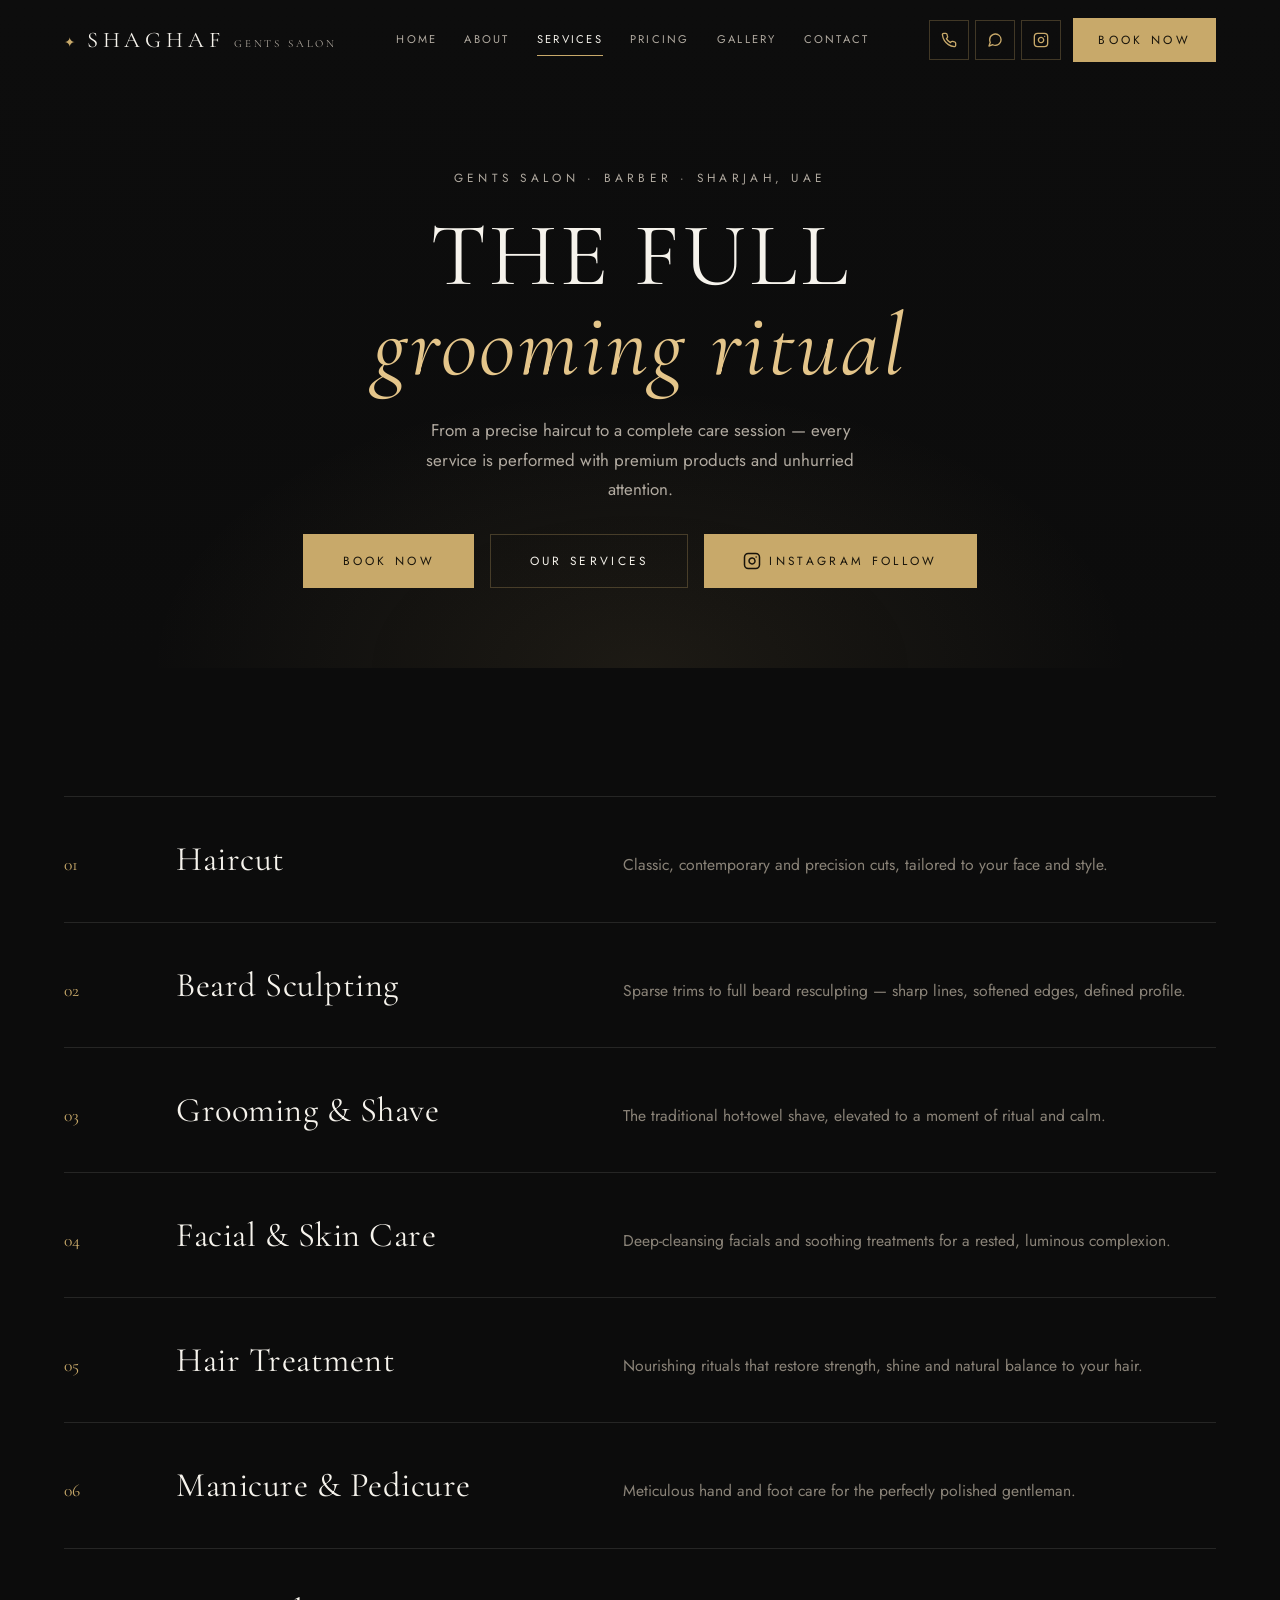
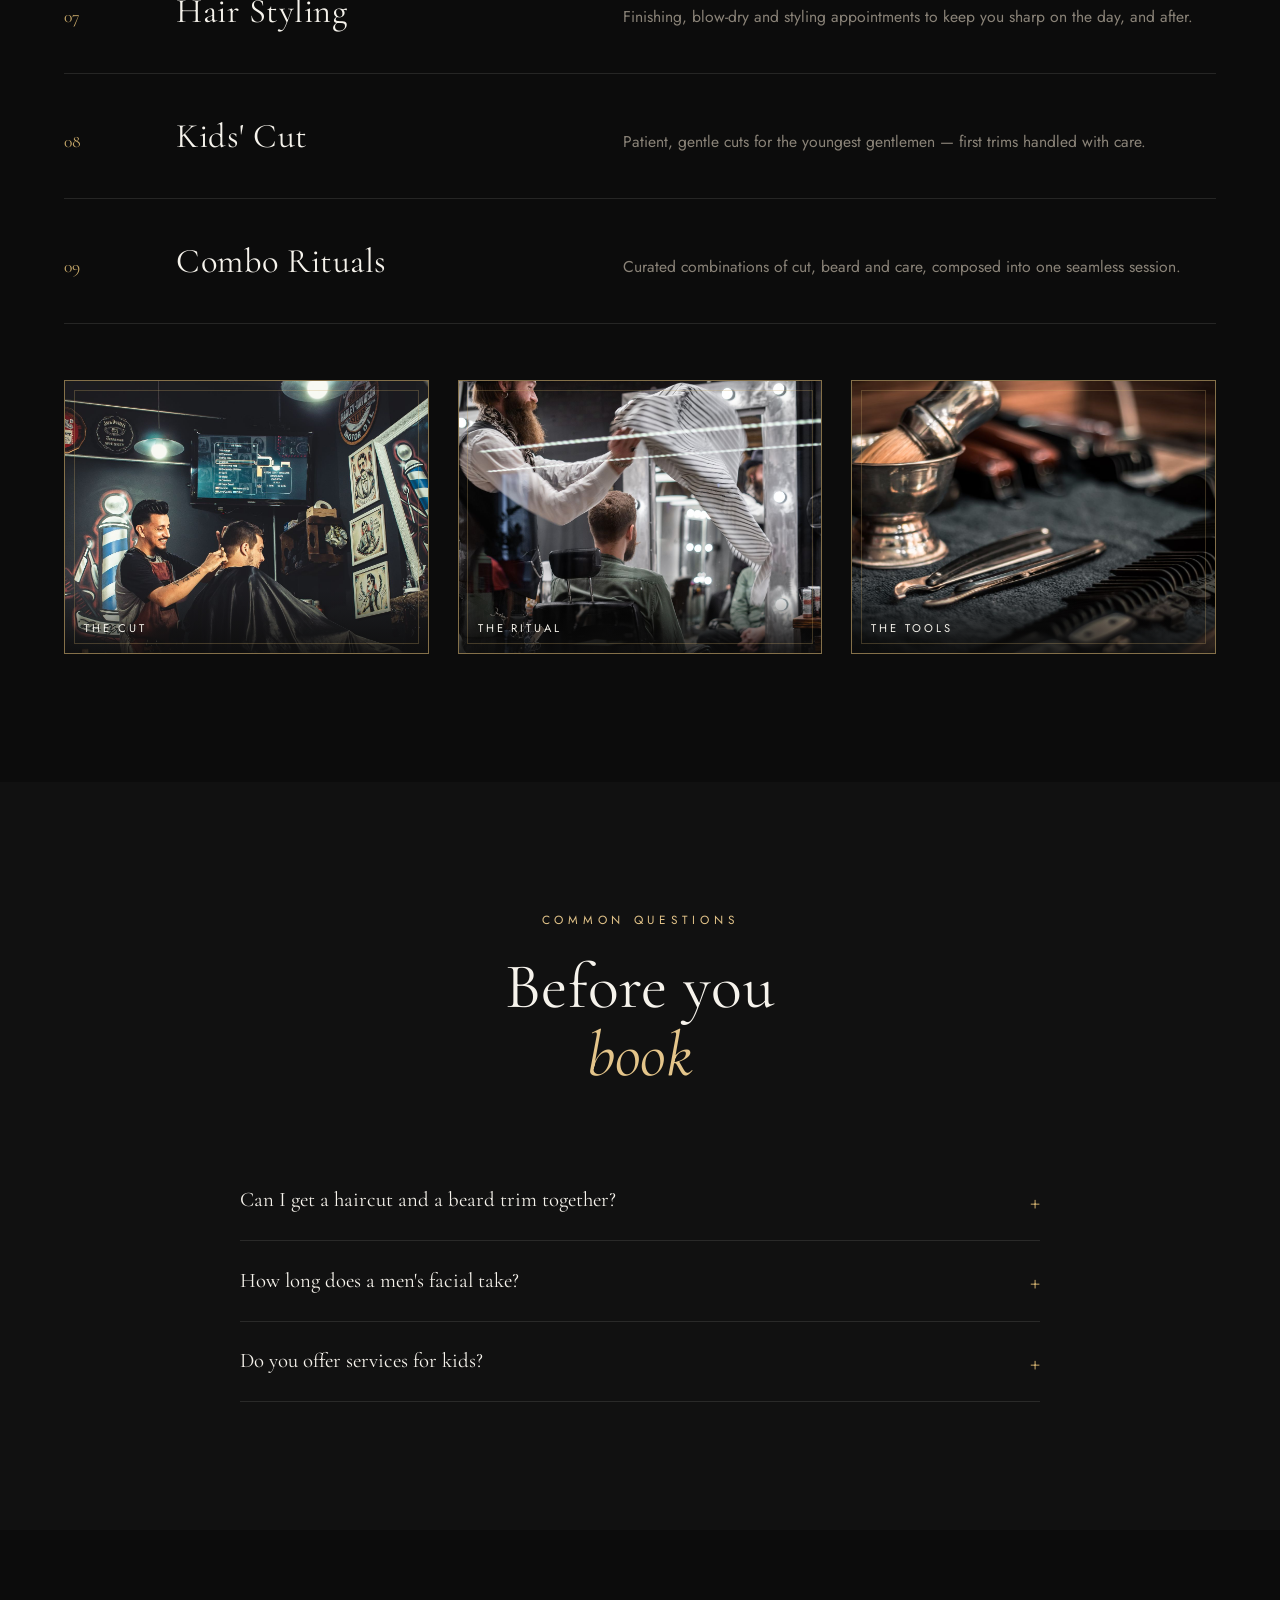
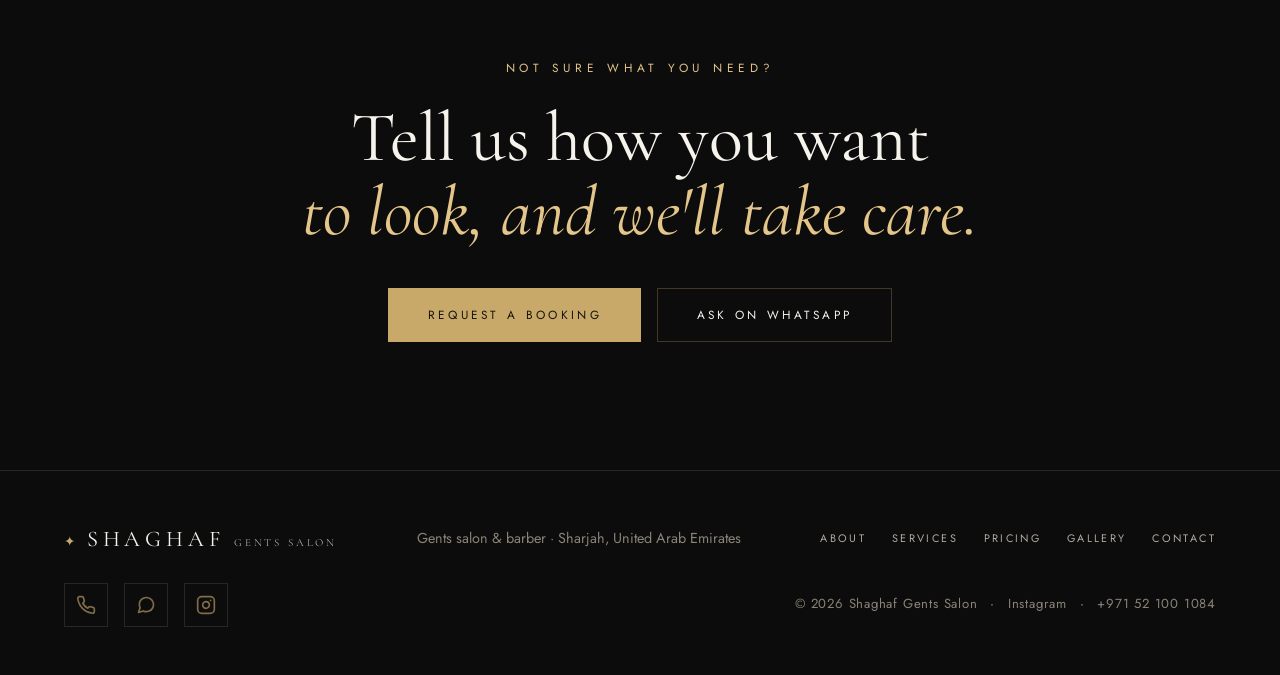
<file: services.html>
<!DOCTYPE html>
<html lang="en">
<head>
  <meta charset="UTF-8" />
  <meta name="viewport" content="width=device-width, initial-scale=1.0" />
  <title>Gents Salon Services | Haircuts, Beard &amp; Grooming in Sharjah</title>
  <meta name="description" content="Men's grooming services in Sharjah: precision haircuts, beard sculpting, hot-towel shaves, facials, hair treatments and kid-friendly cuts. Call +971 52 100 1084." />
  <meta name="robots" content="index, follow, max-image-preview:large" />
  <meta name="author" content="Shaghaf Gents Salon" />
  <meta name="theme-color" content="#0c0c0c" />
  <meta name="geo.region" content="AE-DU" />
  <meta name="geo.placename" content="Sharjah, United Arab Emirates" />
  <meta name="geo.position" content="25.3226285;55.3798448" />
  <meta name="ICBM" content="25.3226285,55.3798448" />
  <link rel="canonical" href="https://www.shaghafgentssaloon.com/services.html" />

  <meta property="og:type" content="website" />
  <meta property="og:site_name" content="Shaghaf Gents Salon" />
  <meta property="og:title" content="Gents Salon Services | Shaghaf, Sharjah" />
  <meta property="og:description" content="Haircuts, beard sculpting, hot-towel shaves, facials and complete grooming rituals for men in Sharjah." />
  <meta property="og:url" content="https://www.shaghafgentssaloon.com/services.html" />
  <meta property="og:image" content="https://www.shaghafgentssaloon.com/assets/images/og-cover.jpg" />
  <meta property="og:image:width" content="1200" />
  <meta property="og:image:height" content="630" />
  <meta property="og:image:alt" content="Shaghaf Gents Salon — premium men's grooming in Sharjah" />
  <meta property="og:locale" content="en_AE" />
  <meta name="twitter:card" content="summary_large_image" />
  <meta name="twitter:title" content="Gents Salon Services | Shaghaf, Sharjah" />
  <meta name="twitter:description" content="Men's grooming services in Sharjah — haircuts, beard care, hot-towel shaves & more." />
  <meta name="twitter:image" content="https://www.shaghafgentssaloon.com/assets/images/og-cover.jpg" />

  <link rel="icon" href="data:image/svg+xml,%3Csvg xmlns='http://www.w3.org/2000/svg' viewBox='0 0 100 100'%3E%3Crect width='100' height='100' rx='14' fill='%230c0c0c'/%3E%3Ctext x='50' y='68' font-size='52' text-anchor='middle' fill='%23c8a96a' font-family='Georgia, serif'%3ES%3C/text%3E%3C/svg%3E" />
  <link rel="stylesheet" href="assets/fonts/fonts.css" />
  <link rel="stylesheet" href="assets/css/style.css" />

  <script type="application/ld+json">
  {
    "@context": "https://schema.org",
    "@type": "BreadcrumbList",
    "itemListElement": [
      { "@type": "ListItem", "position": 1, "name": "Home", "item": "https://www.shaghafgentssaloon.com/" },
      { "@type": "ListItem", "position": 2, "name": "Services", "item": "https://www.shaghafgentssaloon.com/services.html" }
    ]
  }
  </script>

  <script type="application/ld+json">
  {
    "@context": "https://schema.org",
    "@type": "OfferCatalog",
    "name": "Shaghaf Gents Salon Services",
    "url": "https://www.shaghafgentssaloon.com/services.html",
    "itemListElement": [
      { "@type": "Offer", "itemOffered": { "@type": "Service", "name": "Haircut", "description": "Classic, contemporary and precision haircuts for men." } },
      { "@type": "Offer", "itemOffered": { "@type": "Service", "name": "Beard Sculpting", "description": "Sparse trims to full beard resculpting with sharp lines." } },
      { "@type": "Offer", "itemOffered": { "@type": "Service", "name": "Grooming and Shave", "description": "Traditional hot-towel shave, elevated to a ritual." } },
      { "@type": "Offer", "itemOffered": { "@type": "Service", "name": "Facial and Skin Care", "description": "Deep-cleansing facials and soothing treatments for men." } },
      { "@type": "Offer", "itemOffered": { "@type": "Service", "name": "Hair Treatment", "description": "Nourishing rituals that restore strength and shine." } },
      { "@type": "Offer", "itemOffered": { "@type": "Service", "name": "Manicure and Pedicure", "description": "Meticulous hand and foot care for gentlemen." } },
      { "@type": "Offer", "itemOffered": { "@type": "Service", "name": "Hair Styling", "description": "Blow-dry and styling appointments to stay sharp." } },
      { "@type": "Offer", "itemOffered": { "@type": "Service", "name": "Kids' Cut", "description": "Patient, gentle haircuts for young gentlemen." } },
      { "@type": "Offer", "itemOffered": { "@type": "Service", "name": "Combo Rituals", "description": "Curated cut, beard and care combinations." } }
    ]
  }
  </script>

  <script type="application/ld+json">
  {
    "@context": "https://schema.org",
    "@type": "FAQPage",
    "mainEntity": [
      {
        "@type": "Question",
        "name": "Can I get a haircut and a beard trim together?",
        "acceptedAnswer": { "@type": "Answer", "text": "Yes — most gentlemen choose our combo rituals, which pair a precision haircut with beard sculpting for a single, unhurried session." }
      },
      {
        "@type": "Question",
        "name": "How long does a men's facial take?",
        "acceptedAnswer": { "@type": "Answer", "text": "A full facial and skin-care session is designed to relax and refresh — simply ask us and we will tailor the time to you." }
      },
      {
        "@type": "Question",
        "name": "Do you offer services for kids?",
        "acceptedAnswer": { "@type": "Answer", "text": "Yes, we offer patient, gentle kids' cuts — including first trims handled with extra care." }
      }
    ]
  }
  </script>
</head>
<body>

  <header class="nav" id="nav">
    <div class="nav__inner container">
      <a class="nav__brand" href="index.html" aria-label="Shaghaf Gents Salon — Home">
        <span class="nav__brand-orn">✦</span>
        <span class="nav__brand-name">Shaghaf<span class="nav__brand-light">Gents Salon</span></span>
      </a>
      <nav class="nav__links" id="navLinks" aria-label="Primary navigation">
        <a href="index.html">Home</a>
        <a href="about.html">About</a>
        <a href="services.html" class="is-active" aria-current="page">Services</a>
        <a href="pricing.html">Pricing</a>
        <a href="gallery.html">Gallery</a>
        <a href="contact.html">Contact</a>
      </nav>
      <div class="nav__cta">
        <span class="nav__icons">
          <a class="nav__icon" href="tel:+971521001084" aria-label="Call Shaghaf Gents Salon" title="Call"><svg xmlns="http://www.w3.org/2000/svg" viewBox="0 0 24 24" fill="none" stroke="currentColor" stroke-width="2" stroke-linecap="round" stroke-linejoin="round" aria-hidden="true"><path d="M22 16.92v3a2 2 0 0 1-2.18 2 19.79 19.79 0 0 1-8.63-3.07 19.5 19.5 0 0 1-6-6 19.79 19.79 0 0 1-3.07-8.67A2 2 0 0 1 4.11 2h3a2 2 0 0 1 2 1.72c.127.96.361 1.903.7 2.81a2 2 0 0 1-.45 2.11L8.09 9.91a16 16 0 0 0 6 6l1.27-1.27a2 2 0 0 1 2.11-.45c.907.339 1.85.573 2.81.7A2 2 0 0 1 22 16.92z"/></svg></a>
          <a class="nav__icon" href="https://wa.me/971521001084" target="_blank" rel="noopener" aria-label="Chat with Shaghaf Gents Salon on WhatsApp" title="WhatsApp"><svg xmlns="http://www.w3.org/2000/svg" viewBox="0 0 24 24" fill="none" stroke="currentColor" stroke-width="2" stroke-linecap="round" stroke-linejoin="round" aria-hidden="true"><path d="M21 11.5a8.38 8.38 0 0 1-.9 3.8 8.5 8.5 0 0 1-7.6 4.7 8.38 8.38 0 0 1-3.8-.9L3 21l1.9-5.7a8.38 8.38 0 0 1-.9-3.8 8.5 8.5 0 0 1 4.7-7.6 8.38 8.38 0 0 1 3.8-.9h.5a8.48 8.48 0 0 1 8 8v.5z"/></svg></a>
          <a class="nav__icon" href="https://www.instagram.com/shaghafgentssaloon/" target="_blank" rel="noopener" aria-label="Follow Shaghaf Gents Salon on Instagram" title="Instagram"><svg xmlns="http://www.w3.org/2000/svg" viewBox="0 0 24 24" fill="none" stroke="currentColor" stroke-width="2" stroke-linecap="round" stroke-linejoin="round" aria-hidden="true"><rect x="2" y="2" width="20" height="20" rx="5" ry="5"/><path d="M16 11.37A4 4 0 1 1 12.63 8 4 4 0 0 1 16 11.37z"/><line x1="17.5" y1="6.5" x2="17.51" y2="6.5"/></svg></a>
        </span>
        <a class="btn btn--gold btn--sm" href="contact.html#book">Book Now</a>
      </div>
      <button class="nav__toggle" id="navToggle" aria-label="Toggle menu" aria-expanded="false">
        <span></span><span></span><span></span>
      </button>
    </div>
  </header>

  <main>

    <section class="page-hero">
      <div class="container">
        <p class="eyebrow reveal">Gents Salon · Barber · Sharjah, UAE</p>
        <h1 class="page-hero__title reveal">The full<br /><em>grooming ritual</em></h1>
        <p class="page-hero__sub reveal">
          From a precise haircut to a complete care session — every service is
          performed with premium products and unhurried attention.
        </p>
        <div class="page-hero__actions reveal">
          <a class="btn btn--gold" href="contact.html#book">Book Now</a>
          <a class="btn btn--line" href="services.html">Our Services</a>
          <a class="btn btn--gold" href="https://www.instagram.com/shaghafgentssaloon/" target="_blank" rel="noopener"><svg xmlns="http://www.w3.org/2000/svg" viewBox="0 0 24 24" fill="none" stroke="currentColor" stroke-width="2" stroke-linecap="round" stroke-linejoin="round" aria-hidden="true"><rect x="2" y="2" width="20" height="20" rx="5" ry="5"/><path d="M16 11.37A4 4 0 1 1 12.63 8 4 4 0 0 1 16 11.37z"/><line x1="17.5" y1="6.5" x2="17.51" y2="6.5"/></svg><span>Instagram Follow</span></a>
        </div>
      </div>
    </section>

    <section class="section services">
      <div class="container">
        <ul class="services__list">
          <li class="service reveal">
            <span class="service__index">01</span>
            <h3 class="service__name">Haircut</h3>
            <p class="service__desc">Classic, contemporary and precision cuts, tailored to your face and style.</p>
          </li>
          <li class="service reveal">
            <span class="service__index">02</span>
            <h3 class="service__name">Beard Sculpting</h3>
            <p class="service__desc">Sparse trims to full beard resculpting — sharp lines, softened edges, defined profile.</p>
          </li>
          <li class="service reveal">
            <span class="service__index">03</span>
            <h3 class="service__name">Grooming &amp; Shave</h3>
            <p class="service__desc">The traditional hot-towel shave, elevated to a moment of ritual and calm.</p>
          </li>
          <li class="service reveal">
            <span class="service__index">04</span>
            <h3 class="service__name">Facial &amp; Skin Care</h3>
            <p class="service__desc">Deep-cleansing facials and soothing treatments for a rested, luminous complexion.</p>
          </li>
          <li class="service reveal">
            <span class="service__index">05</span>
            <h3 class="service__name">Hair Treatment</h3>
            <p class="service__desc">Nourishing rituals that restore strength, shine and natural balance to your hair.</p>
          </li>
          <li class="service reveal">
            <span class="service__index">06</span>
            <h3 class="service__name">Manicure &amp; Pedicure</h3>
            <p class="service__desc">Meticulous hand and foot care for the perfectly polished gentleman.</p>
          </li>
          <li class="service reveal">
            <span class="service__index">07</span>
            <h3 class="service__name">Hair Styling</h3>
            <p class="service__desc">Finishing, blow-dry and styling appointments to keep you sharp on the day, and after.</p>
          </li>
          <li class="service reveal">
            <span class="service__index">08</span>
            <h3 class="service__name">Kids' Cut</h3>
            <p class="service__desc">Patient, gentle cuts for the youngest gentlemen — first trims handled with care.</p>
          </li>
          <li class="service reveal">
            <span class="service__index">09</span>
            <h3 class="service__name">Combo Rituals</h3>
            <p class="service__desc">Curated combinations of cut, beard and care, composed into one seamless session.</p>
          </li>
        </ul>

        <div class="strip">
          <figure class="strip__item strip__item--photo reveal">
            <img src="assets/images/services-1.jpg" alt="Barber skillfully cutting a client's hair" width="1400" height="2100" loading="lazy" />
            <figcaption>The cut</figcaption>
          </figure>
          <figure class="strip__item strip__item--photo reveal">
            <img src="assets/images/pricing-ritual.jpg" alt="Barber preparing a client's grooming ritual in the salon" width="1400" height="2100" loading="lazy" />
            <figcaption>The ritual</figcaption>
          </figure>
          <figure class="strip__item strip__item--photo reveal">
            <img src="assets/images/services-3.jpg" alt="Barber tools — straight razors and combs" width="1400" height="933" loading="lazy" />
            <figcaption>The tools</figcaption>
          </figure>
        </div>
      </div>
    </section>

    <section class="section faq-section section--alt" id="faq">
      <div class="container">
        <div class="section__head reveal" style="margin-inline:auto; text-align:center;">
          <p class="eyebrow eyebrow--gold">Common Questions</p>
          <h2 class="section-title">Before you<br /><em>book</em></h2>
        </div>
        <div class="faq">
          <details class="faq__item reveal">
            <summary>Can I get a haircut and a beard trim together?</summary>
            <p>Yes — most gentlemen choose our combo rituals, which pair a precision haircut with beard sculpting for a single, unhurried session.</p>
          </details>
          <details class="faq__item reveal">
            <summary>How long does a men's facial take?</summary>
            <p>A full facial and skin-care session is designed to relax and refresh. Message us and we will tailor the time and treatment to you.</p>
          </details>
          <details class="faq__item reveal">
            <summary>Do you offer services for kids?</summary>
            <p>Yes, we offer patient, gentle kids' cuts — including first trims handled with extra care.</p>
          </details>
        </div>
      </div>
    </section>

    <section class="section closing">
      <div class="container closing__inner reveal">
        <p class="eyebrow eyebrow--gold">Not sure what you need?</p>
        <h2 class="closing__title">Tell us how you want<br /><em>to look, and we'll take care.</em></h2>
        <div class="closing__actions">
          <a class="btn btn--gold" href="contact.html#book">Request a Booking</a>
          <a class="btn btn--line" href="https://wa.me/971521001084" target="_blank" rel="noopener">Ask on WhatsApp</a>
        </div>
      </div>
    </section>

  </main>

  <footer class="footer">
    <div class="container footer__inner">
      <a class="nav__brand" href="index.html" aria-label="Shaghaf Gents Salon — Home">
        <span class="nav__brand-orn">✦</span>
        <span class="nav__brand-name">Shaghaf<span class="nav__brand-light">Gents Salon</span></span>
      </a>
      <p class="footer__tag">Gents salon &amp; barber · Sharjah, United Arab Emirates</p>
      <nav class="footer__links" aria-label="Footer navigation">
        <a href="about.html">About</a>
        <a href="services.html">Services</a>
        <a href="pricing.html">Pricing</a>
        <a href="gallery.html">Gallery</a>
        <a href="contact.html">Contact</a>
      </nav>
      <div class="footer__social">
        <a href="tel:+971521001084" aria-label="Call Shaghaf Gents Salon" title="Call"><svg xmlns="http://www.w3.org/2000/svg" viewBox="0 0 24 24" fill="none" stroke="currentColor" stroke-width="2" stroke-linecap="round" stroke-linejoin="round" aria-hidden="true"><path d="M22 16.92v3a2 2 0 0 1-2.18 2 19.79 19.79 0 0 1-8.63-3.07 19.5 19.5 0 0 1-6-6 19.79 19.79 0 0 1-3.07-8.67A2 2 0 0 1 4.11 2h3a2 2 0 0 1 2 1.72c.127.96.361 1.903.7 2.81a2 2 0 0 1-.45 2.11L8.09 9.91a16 16 0 0 0 6 6l1.27-1.27a2 2 0 0 1 2.11-.45c.907.339 1.85.573 2.81.7A2 2 0 0 1 22 16.92z"/></svg></a>
        <a href="https://wa.me/971521001084" target="_blank" rel="noopener" aria-label="Chat with Shaghaf Gents Salon on WhatsApp" title="WhatsApp"><svg xmlns="http://www.w3.org/2000/svg" viewBox="0 0 24 24" fill="none" stroke="currentColor" stroke-width="2" stroke-linecap="round" stroke-linejoin="round" aria-hidden="true"><path d="M21 11.5a8.38 8.38 0 0 1-.9 3.8 8.5 8.5 0 0 1-7.6 4.7 8.38 8.38 0 0 1-3.8-.9L3 21l1.9-5.7a8.38 8.38 0 0 1-.9-3.8 8.5 8.5 0 0 1 4.7-7.6 8.38 8.38 0 0 1 3.8-.9h.5a8.48 8.48 0 0 1 8 8v.5z"/></svg></a>
        <a href="https://www.instagram.com/shaghafgentssaloon/" target="_blank" rel="noopener" aria-label="Follow Shaghaf Gents Salon on Instagram" title="Instagram"><svg xmlns="http://www.w3.org/2000/svg" viewBox="0 0 24 24" fill="none" stroke="currentColor" stroke-width="2" stroke-linecap="round" stroke-linejoin="round" aria-hidden="true"><rect x="2" y="2" width="20" height="20" rx="5" ry="5"/><path d="M16 11.37A4 4 0 1 1 12.63 8 4 4 0 0 1 16 11.37z"/><line x1="17.5" y1="6.5" x2="17.51" y2="6.5"/></svg></a>
      </div>
      <div class="footer__meta">
        <span>© <span id="year"></span> Shaghaf Gents Salon</span>
        <span class="footer__dot">·</span>
        <a href="https://www.instagram.com/shaghafgentssaloon/" target="_blank" rel="noopener">Instagram</a>
        <span class="footer__dot">·</span>
        <a href="tel:+971521001084">+971 52 100 1084</a>
      </div>
    </div>
  </footer>

  <script src="assets/js/main.js"></script>
</body>
</html>
</file>
<file: assets/fonts/fonts.css>
﻿@font-face {
  font-family: 'Cormorant Garamond';
  font-style: normal;
  font-weight: 400;
  font-display: swap;
  src: url([data-uri]) format('woff2');
}

@font-face {
  font-family: 'Cormorant Garamond';
  font-style: italic;
  font-weight: 400;
  font-display: swap;
  src: url([data-uri]) format('woff2');
}

@font-face {
  font-family: 'Jost';
  font-style: normal;
  font-weight: 400;
  font-display: swap;
  src: url([data-uri]) format('woff2');
}
</file>
<file: assets/css/style.css>
/* =========================================================
   Shaghaf Gents Salon — Global stylesheet (offline-safe)
   Palette: near-black, warm charcoal, muted gold
   ========================================================= */

:root {
  --bg: #0c0c0c;
  --bg-alt: #111111;
  --bg-card: #161616;
  --gold: #c8a96a;
  --gold-bright: #e4c58a;
  --gold-dim: rgba(200, 169, 106, 0.62);
  --text: #f6f3ec;
  --text-dim: #b1aaa0;
  --text-faint: #8a8378;
  --line: rgba(200, 169, 106, 0.28);
  --line-soft: rgba(246, 243, 236, 0.11);
  --font-display: "Cormorant Garamond", Georgia, "Times New Roman", serif;
  --font-body: "Jost", "Segoe UI", system-ui, Arial, sans-serif;
  --nav-h: 80px;
  --ease: cubic-bezier(0.22, 1, 0.36, 1);
}

* { margin: 0; padding: 0; box-sizing: border-box; }

html { scroll-behavior: smooth; }

body {
  background: var(--bg);
  color: var(--text);
  font-family: var(--font-body);
  font-weight: 400;
  font-size: 1.02rem;
  line-height: 1.75;
  -webkit-font-smoothing: antialiased;
  -webkit-text-size-adjust: 100%;
  -webkit-tap-highlight-color: transparent;
  overflow-x: hidden;
}

a, button, summary { touch-action: manipulation; }
a, button, summary { -webkit-tap-highlight-color: transparent; }

::selection { background: var(--gold-bright); color: #17130a; }

img, iframe, svg { max-width: 100%; display: block; }

a { color: inherit; text-decoration: none; }

.container {
  width: min(1160px, 90%);
  margin-inline: auto;
}

/* ---------- Typography ---------- */
.eyebrow {
  font-family: var(--font-body);
  font-size: 0.74rem;
  font-weight: 400;
  letter-spacing: 0.36em;
  text-transform: uppercase;
  color: var(--text-dim);
}
.eyebrow--gold {
  color: var(--gold-bright);
  letter-spacing: 0.4em;
  margin-bottom: 1.4rem;
}
.section-title {
  font-family: var(--font-display);
  font-weight: 500;
  font-size: clamp(2.5rem, 5vw, 4rem);
  line-height: 1.06;
  letter-spacing: 0.005em;
  color: var(--text);
}
.section-title em {
  font-style: italic;
  font-weight: 500;
  color: var(--gold-bright);
}

.lead {
  color: var(--text-dim);
  font-size: 1.06rem;
  max-width: 46ch;
  margin-top: 1.5rem;
}

.mono {
  font-family: "SFMono-Regular", Consolas, "Liberation Mono", monospace;
  font-size: 0.92em;
  letter-spacing: 0.03em;
}

/* ---------- Buttons ---------- */
.btn {
  display: inline-flex;
  align-items: center;
  justify-content: center;
  min-height: 48px;
  font-family: var(--font-body);
  font-size: 0.74rem;
  font-weight: 500;
  letter-spacing: 0.28em;
  text-transform: uppercase;
  padding: 1rem 2.4rem;
  cursor: pointer;
  transition: background 0.45s var(--ease), color 0.45s var(--ease),
    border-color 0.45s var(--ease), transform 0.45s var(--ease);
}
.btn--gold { background: var(--gold); color: #17130a; border: 1px solid var(--gold); }
.btn--line, .btn--ghost { background: transparent; color: var(--text); border: 1px solid var(--line); }
.btn--sm { padding: 0.72rem 1.5rem; min-height: 44px; }
.btn { touch-action: manipulation; }
.btn svg { display: inline-block; flex: none; width: 0.95em; height: 0.95em; vertical-align: -0.12em; margin-right: 0.5rem; }

/* ---------- Nav ---------- */
.nav {
  position: fixed;
  inset: 0 0 auto 0;
  height: var(--nav-h);
  z-index: 100;
  transition: background 0.5s var(--ease), border-color 0.5s var(--ease);
  border-bottom: 1px solid transparent;
}
.nav.is-scrolled {
  background: rgba(12, 12, 12, 0.92);
  backdrop-filter: blur(14px);
  -webkit-backdrop-filter: blur(14px);
  border-bottom-color: var(--line-soft);
}
.nav__inner {
  height: var(--nav-h);
  display: flex;
  align-items: center;
  justify-content: space-between;
  gap: 1.2rem;
}
.nav__brand { display: inline-flex; align-items: baseline; gap: 0.7rem; }
.nav__brand-orn { color: var(--gold); font-size: 0.85rem; }
.nav__brand-name {
  font-family: var(--font-display);
  font-size: 1.4rem;
  font-weight: 500;
  letter-spacing: 0.22em;
  text-transform: uppercase;
  white-space: nowrap;
}
.nav__brand-light {
  margin-left: 0.55rem;
  font-size: 0.68rem;
  font-weight: 400;
  letter-spacing: 0.26em;
  text-transform: uppercase;
  color: var(--text-dim);
}
.nav__links { display: flex; gap: 1.7rem; align-items: center; }
.nav__links a {
  font-size: 0.7rem;
  font-weight: 400;
  letter-spacing: 0.2em;
  text-transform: uppercase;
  color: var(--text-dim);
  position: relative;
  padding: 0.4rem 0;
  transition: color 0.3s var(--ease);
}
.nav__links a::after {
  content: "";
  position: absolute;
  left: 0; bottom: 0;
  width: 100%; height: 1px;
  background: var(--gold);
  transform: scaleX(0);
  transform-origin: right;
  transition: transform 0.45s var(--ease);
}
.nav__links a.is-active { color: var(--text); }
.nav__links a.is-active::after { transform: scaleX(1); transform-origin: left; }
.nav__cta { display: flex; align-items: center; gap: 0.75rem; }
.nav__cta .btn { padding: 0.68rem 1.5rem; }
.nav__icons { display: flex; align-items: center; gap: 0.4rem; }
.nav__icon {
  display: inline-flex;
  align-items: center;
  justify-content: center;
  width: 40px;
  height: 40px;
  border: 1px solid var(--line);
  color: var(--gold);
}
.nav__icon svg { width: 16px; height: 16px; }

.nav__toggle {
  display: none;
  flex-direction: column;
  justify-content: center;
  gap: 5px;
  width: 44px; height: 44px;
  background: none; border: 0; cursor: pointer;
  touch-action: manipulation;
}
.nav__toggle span {
  display: block;
  width: 24px; height: 1px;
  background: var(--gold);
  transition: transform 0.4s var(--ease), opacity 0.3s;
}
.nav__toggle[aria-expanded="true"] span:nth-child(1) { transform: translateY(6px) rotate(45deg); }
.nav__toggle[aria-expanded="true"] span:nth-child(2) { opacity: 0; }
.nav__toggle[aria-expanded="true"] span:nth-child(3) { transform: translateY(-6px) rotate(-45deg); }

/* ---------- Hero (home) ---------- */
.hero {
  position: relative;
  min-height: 100svh;
  display: grid;
  align-items: center;
  overflow: hidden;
  background:
    radial-gradient(55% 55% at 85% 20%, rgba(200, 169, 106, 0.09), transparent 60%),
    radial-gradient(70% 60% at 10% 90%, rgba(200, 169, 106, 0.06), transparent 55%),
    linear-gradient(180deg, #0d0d0d 0%, var(--bg) 100%);
}
.hero::before {
  content: "";
  position: absolute;
  inset: 0;
  background-image: linear-gradient(rgba(246, 243, 236, 0.028) 1px, transparent 1px),
    linear-gradient(90deg, rgba(246, 243, 236, 0.028) 1px, transparent 1px);
  background-size: 88px 88px;
  mask-image: radial-gradient(75% 75% at 40% 40%, #000 25%, transparent 100%);
  -webkit-mask-image: radial-gradient(75% 75% at 40% 40%, #000 25%, transparent 100%);
}
.hero__grid {
  position: relative;
  z-index: 2;
  width: min(1160px, 90%);
  margin-inline: auto;
  display: grid;
  grid-template-columns: 1.05fr 0.95fr;
  gap: clamp(3rem, 7vw, 6rem);
  align-items: center;
  padding: calc(var(--nav-h) + 4rem) 0 6.5rem;
}
.hero__title {
  font-family: var(--font-display);
  font-weight: 400;
  font-size: clamp(3.2rem, 7.5vw, 6.2rem);
  line-height: 0.98;
  letter-spacing: 0.03em;
  text-transform: uppercase;
  margin: 1.5rem 0 1.9rem;
}
.hero__title em { font-style: italic; font-weight: 400; color: var(--gold-bright); text-transform: none; letter-spacing: 0.01em; }
.hero__rule { display: flex; margin-bottom: 1.9rem; }
.hero__rule span { width: 64px; height: 1px; background: var(--gold); }
.hero__sub {
  max-width: 42ch;
  margin-bottom: 2.7rem;
  color: var(--text-dim);
  font-size: 1.08rem;
}
.hero__actions { display: flex; gap: 1.1rem; flex-wrap: nowrap; }
.hero__actions .btn, .page-hero__actions .btn, .visit__actions .btn { white-space: nowrap; }
.hero__actions a[href*="instagram"] svg, .page-hero__actions a[href*="instagram"] svg { width: 18px; height: 18px; }

.hero__media { position: relative; }
.hero__media-frame {
  position: relative;
  border: 1px solid var(--gold-dim);
}
.hero__media-frame img {
  width: 100%;
  height: min(72vh, 660px);
  object-fit: cover;
  object-position: 50% 18%;
  display: block;
}
.hero__media-tag {
  position: absolute;
  left: 0; right: 0; bottom: 0;
  display: flex;
  align-items: center;
  justify-content: space-between;
  gap: 0.6rem;
  padding: 2.4rem 1.1rem 0.9rem;
  background: linear-gradient(transparent, rgba(12, 12, 12, 0.92));
  color: var(--text);
  font-size: 0.66rem;
  letter-spacing: 0.26em;
  text-transform: uppercase;
}
.hero__media-tag a { color: var(--gold-bright); }
.hero__scroll {
  position: absolute;
  left: 50%;
  bottom: 1.8rem;
  transform: translateX(-50%);
  z-index: 2;
  display: flex;
  flex-direction: column;
  align-items: center;
  font-size: 0.68rem;
  letter-spacing: 0.38em;
  text-transform: uppercase;
  color: var(--text-faint);
}
.hero__scroll span {
  width: 1px; height: 42px;
  background: linear-gradient(var(--gold), transparent);
  animation: drip 2.2s ease-in-out infinite;
}
@keyframes drip {
  0%, 100% { transform: scaleY(0.6); transform-origin: top; opacity: 0.6; }
  50% { transform: scaleY(1); transform-origin: top; opacity: 1; }
}

/* ---------- Page hero (inner pages) ---------- */
.page-hero {
  position: relative;
  padding: calc(var(--nav-h) + 5.5rem) 0 5rem;
  text-align: center;
  overflow: hidden;
  background:
    radial-gradient(55% 60% at 50% 100%, rgba(200, 169, 106, 0.09), transparent 70%),
    linear-gradient(180deg, #0d0d0d 0%, var(--bg) 100%);
}
.page-hero__title {
  font-family: var(--font-display);
  font-weight: 400;
  font-size: clamp(2.9rem, 8vw, 5.6rem);
  line-height: 1;
  letter-spacing: 0.03em;
  text-transform: uppercase;
  margin: 1.4rem 0 1.6rem;
}
.page-hero__title em { font-style: italic; font-weight: 400; color: var(--gold-bright); text-transform: none; }
.page-hero__sub { max-width: 46ch; margin: 0 auto; color: var(--text-dim); font-size: 1.06rem; }
.page-hero__actions { display: flex; gap: 1rem; flex-wrap: nowrap; justify-content: center; margin-top: 1.8rem; }
.page-hero__actions--wrap { flex-wrap: wrap; }

/* ---------- Sections ---------- */
.section { padding: clamp(5rem, 10vw, 8rem) 0; }
.section--alt { background: var(--bg-alt); }
.section__head { max-width: 660px; margin-bottom: clamp(3rem, 6vw, 4.5rem); }

/* ---------- About ---------- */
.about__grid {
  display: grid;
  grid-template-columns: 1fr 1.1fr;
  gap: clamp(2.5rem, 6vw, 6rem);
  align-items: end;
}
.about__body p { color: var(--text-dim); margin-bottom: 1.6rem; }
.about__body p:first-of-type { font-size: 1.18rem; color: var(--text); }
.about__stats {
  display: grid;
  grid-template-columns: repeat(3, 1fr);
  gap: 2rem;
  margin-top: clamp(3.5rem, 8vw, 6rem);
  border-top: 1px solid var(--line-soft);
  padding-top: 2.5rem;
}
.stat { display: flex; flex-direction: column; gap: 0.5rem; }
.stat__num { font-family: var(--font-display); font-size: 2.7rem; font-weight: 500; color: var(--gold); }
.stat__label {
  font-size: 0.74rem;
  font-weight: 400;
  letter-spacing: 0.26em;
  text-transform: uppercase;
  color: var(--text-dim);
}

/* ---------- Framed image ---------- */
.fig {
  position: relative;
  margin-top: clamp(3.5rem, 8vw, 5.5rem);
  background: var(--bg-card);
  border: 1px solid var(--line);
  padding: 1rem;
}
.fig img {
  width: 100%;
  max-height: 560px;
  object-fit: cover;
  object-position: 50% 25%;
}
.fig svg {
  width: 100%;
  height: auto;
  max-height: 520px;
  object-fit: contain;
  display: block;
}
.fig--portrait svg { max-width: 420px; margin-inline: auto; }
.fig--gold { border-color: var(--gold-dim); }
.fig__caption {
  text-align: center;
  padding-top: 1.1rem;
  color: var(--text-faint);
  font-size: 0.74rem;
  letter-spacing: 0.26em;
  text-transform: uppercase;
}

/* ---------- Services ---------- */
.services__head .lead { color: var(--text-dim); }
.services__list { list-style: none; border-top: 1px solid var(--line-soft); }
.service {
  display: grid;
  grid-template-columns: 88px 1fr 1.4fr;
  align-items: baseline;
  gap: 1.5rem;
  padding: 2rem 0;
  border-bottom: 1px solid var(--line-soft);
}
.service__index { font-family: var(--font-display); font-weight: 500; color: var(--gold); font-size: 1.1rem; }
.service__name {
  font-family: var(--font-display);
  font-weight: 500;
  font-size: clamp(1.55rem, 3vw, 2.15rem);
  letter-spacing: 0.015em;
}
.service__desc { color: var(--text-faint); font-size: 0.98rem; }

/* ---------- Experience ---------- */
.experience__grid {
  display: grid;
  grid-template-columns: repeat(3, 1fr);
  gap: clamp(2rem, 5vw, 4rem);
  border-top: 1px solid var(--line);
  padding-top: clamp(2.5rem, 5vw, 4rem);
}
.experience__grid--two { grid-template-columns: repeat(2, 1fr); }
.experience__title {
  font-family: var(--font-display);
  font-weight: 500;
  font-size: clamp(1.55rem, 3vw, 2.05rem);
  margin: 0.3rem 0 0;
}
.experience__item p:last-child { color: var(--text-dim); margin-top: 1rem; font-size: 1rem; }

/* ---------- Pricing ---------- */
.pricing__grid {
  display: grid;
  grid-template-columns: repeat(3, 1fr);
  gap: clamp(1.5rem, 3vw, 2.2rem);
}
.tier {
  display: flex;
  flex-direction: column;
  background: var(--bg-card);
  border: 1px solid var(--line-soft);
  padding: clamp(1.8rem, 4vw, 2.6rem);
}
.tier--featured { border-color: var(--line); background: linear-gradient(180deg, #191611 0%, var(--bg-card) 100%); }
.tier__label {
  font-size: 0.68rem;
  font-weight: 400;
  letter-spacing: 0.34em;
  text-transform: uppercase;
  color: var(--gold-dim);
  margin-bottom: 1.2rem;
}
.tier__name {
  font-family: var(--font-display);
  font-weight: 500;
  font-size: 1.95rem;
  color: var(--gold-bright);
}
.tier__price {
  font-family: var(--font-display);
  font-style: italic;
  font-size: 1.15rem;
  color: var(--text-dim);
  margin: 0.4rem 0 1.6rem;
}
.tier__list { list-style: none; margin-bottom: 2rem; flex: 1; }
.tier__list li {
  display: flex;
  gap: 0.8rem;
  align-items: baseline;
  color: var(--text-dim);
  font-size: 0.96rem;
  padding: 0.45rem 0;
}
.tier__list li::before { content: ""; width: 6px; height: 6px; background: var(--gold); flex: none; position: relative; top: -1px; }
.pricing__note { text-align: center; color: var(--text-faint); margin-top: clamp(2.5rem, 5vw, 3.5rem); font-size: 0.96rem; }

/* ---------- Gallery ---------- */
.gallery__grid {
  display: grid;
  grid-template-columns: repeat(3, 1fr);
  gap: clamp(1.2rem, 3vw, 2rem);
}
.art, .pics {
  position: relative;
  background: var(--bg-card);
  border: 1px solid var(--line-soft);
  padding: 1.8rem 1.6rem;
  display: flex;
  flex-direction: column;
  align-items: center;
  gap: 1.6rem;
}
.art svg { width: 100%; height: auto; }
.pics { padding: 0.6rem; }
.pics figure, .pics img { width: 100%; height: 100%; object-fit: cover; }
.pics::after { content: ""; position: absolute; inset: 0.6rem; border: 1px solid var(--line); pointer-events: none; }
.pics img {
  height: 340px;
}
.art__caption { text-align: center; }
.art__caption-title {
  font-family: var(--font-display);
  font-weight: 500;
  font-size: 1.3rem;
  letter-spacing: 0.04em;
}
.art__caption-tag {
  font-size: 0.64rem;
  font-weight: 400;
  letter-spacing: 0.3em;
  text-transform: uppercase;
  color: var(--text-faint);
  margin-top: 0.35rem;
}

/* ---------- Contact ---------- */
.contact__grid {
  display: grid;
  grid-template-columns: repeat(4, 1fr);
  gap: clamp(1.2rem, 3vw, 2rem);
}
.card {
  background: var(--bg-card);
  border: 1px solid var(--line-soft);
  padding: clamp(1.6rem, 3vw, 2.4rem);
  display: flex;
  flex-direction: column;
  gap: 1rem;
}
.card__icon { color: var(--gold); width: 30px; height: 30px; }
.card__label {
  font-size: 0.66rem;
  font-weight: 400;
  letter-spacing: 0.3em;
  text-transform: uppercase;
  color: var(--gold-dim);
}
.card__value { font-family: var(--font-display); font-size: 1.5rem; font-weight: 500; line-height: 1.3; }
.card__hint { color: var(--text-faint); font-size: 0.88rem; }

/* ---------- Visit / Map ---------- */
.visit__grid {
  display: grid;
  grid-template-columns: 0.9fr 1.1fr;
  gap: clamp(2.5rem, 5vw, 4rem);
  align-items: stretch;
}
.visit__info {
  display: flex;
  flex-direction: column;
  gap: 2.2rem;
  padding: clamp(1.8rem, 4vw, 2.8rem);
  background: var(--bg-card);
  border: 1px solid var(--line-soft);
}
.info-block { border-bottom: 1px solid var(--line-soft); padding-bottom: 1.4rem; }
.info-block:last-of-type { border-bottom: 0; padding-bottom: 0; }
.info-block__label {
  font-size: 0.68rem;
  font-weight: 400;
  letter-spacing: 0.34em;
  text-transform: uppercase;
  color: var(--gold-dim);
  margin-bottom: 0.55rem;
}
.info-block__value { font-size: 1.06rem; color: var(--text); }
.info-block__value a { color: var(--gold-bright); }
.info-block__hint { font-size: 0.88rem; color: var(--text-faint); margin-top: 0.3rem; }
.info-block__hint a { color: var(--text-dim); }
.visit__actions { display: flex; gap: 1rem; flex-wrap: wrap; margin-top: 0.4rem; }

.visit__map { position: relative; min-height: 420px; border: 1px solid var(--line-soft); overflow: hidden; }
.visit__map iframe {
  position: absolute; inset: 0; width: 100%; height: 100%;
}

/* ---------- Closing ---------- */
.closing { text-align: center; }
.closing__inner { max-width: 860px; margin-inline: auto; }
.closing__title {
  font-family: var(--font-display);
  font-weight: 400;
  font-size: clamp(2.5rem, 6vw, 4.4rem);
  line-height: 1.05;
  margin: 1.4rem 0 2.4rem;
}
.closing__title em { font-style: italic; color: var(--gold-bright); }
.closing__actions {
  display: flex;
  justify-content: center;
  gap: 1rem;
  flex-wrap: wrap;
}

/* ---------- Footer ---------- */
.footer { border-top: 1px solid var(--line-soft); padding: 3rem 0; }
.footer__inner {
  display: flex;
  align-items: center;
  justify-content: space-between;
  gap: 1.5rem;
  flex-wrap: wrap;
}
.footer__tag { color: var(--text-faint); font-size: 0.9rem; }
.footer__links { display: flex; gap: 1.6rem; flex-wrap: wrap; }
.footer__links a {
  font-size: 0.68rem;
  font-weight: 400;
  letter-spacing: 0.22em;
  text-transform: uppercase;
  color: var(--text-dim);
}
.footer__meta {
  display: flex;
  align-items: center;
  gap: 0.8rem;
  color: var(--text-faint);
  font-size: 0.82rem;
  letter-spacing: 0.06em;
  flex-wrap: wrap;
}
.footer__meta a { transition: color 0.3s; }
.footer__dot { color: var(--gold); }
.footer__social {
  display: flex;
  align-items: center;
  justify-content: center;
  gap: 1rem;
}
.footer__social a {
  display: inline-flex;
  align-items: center;
  justify-content: center;
  width: 44px;
  height: 44px;
  border: 1px solid var(--line-soft);
  color: var(--gold-dim);
}
.footer__social svg { width: 20px; height: 20px; }

/* ---------- Reveal animation ---------- */
.reveal {
  opacity: 0;
  transform: translateY(26px);
  transition: opacity 1s var(--ease), transform 1s var(--ease);
}
.reveal.is-visible { opacity: 1; transform: none; }

/* ---------- Photo strip ---------- */
.strip {
  display: grid;
  grid-template-columns: repeat(3, 1fr);
  gap: clamp(1.2rem, 3vw, 1.8rem);
  margin-top: clamp(2.5rem, 5vw, 3.5rem);
}
.strip__item {
  position: relative;
  overflow: hidden;
  border: 1px solid var(--line-soft);
  background: var(--bg-card);
  aspect-ratio: 4 / 3;
}
.strip__item img {
  width: 100%;
  height: 100%;
  object-fit: cover;
  object-position: 50% 20%;
}
.strip__item--art {
  display: flex;
  align-items: center;
  justify-content: center;
  background: var(--bg-card);
}
.strip__item--art svg {
  width: 100%;
  height: 100%;
  object-fit: contain;
  padding: 1.5rem;
}
.strip__item--photo { border-color: var(--gold-dim); }
.strip__item--photo::after {
  content: "";
  position: absolute;
  inset: 0.55rem;
  border: 1px solid var(--line);
  pointer-events: none;
}
.strip__item figcaption {
  position: absolute;
  left: 0; bottom: 0; right: 0;
  padding: 1.8rem 1.2rem 0.9rem;
  background: linear-gradient(transparent, rgba(12, 12, 12, 0.85));
  color: var(--text);
  font-size: 0.7rem;
  letter-spacing: 0.26em;
  text-transform: uppercase;
}

/* ---------- FAQ ---------- */
.faq { max-width: 800px; margin-inline: auto; }
.faq__item { border-bottom: 1px solid var(--line-soft); }
.faq__item summary {
  list-style: none;
  cursor: pointer;
  touch-action: manipulation;
  display: flex;
  justify-content: space-between;
  align-items: center;
  gap: 1rem;
  min-height: 48px;
  padding: 1.35rem 0;
  font-family: var(--font-display);
  font-size: 1.3rem;
  font-weight: 500;
  color: var(--text);
}
.faq__item summary::-webkit-details-marker { display: none; }
.faq__item summary:focus-visible { outline: 1px solid var(--gold-dim); outline-offset: 4px; }
.faq__item summary::after {
  content: "+";
  color: var(--gold);
  font-size: 1.6rem;
  line-height: 1;
  transition: transform 0.3s var(--ease);
}
.faq__item[open] summary::after { transform: rotate(45deg); }
.faq__item p {
  padding: 0 1rem 1.6rem 0;
  color: var(--text-dim);
  max-width: 64ch;
}

/* ---------- Pricing cards ---------- */
.pricing__card {
  display: flex;
  flex-direction: column;
  background: var(--bg-card);
  border: 1px solid var(--line-soft);
  padding: clamp(1.8rem, 4vw, 2.6rem);
}
.pricing__card--featured {
  border-color: var(--line);
  background: linear-gradient(180deg, #191611 0%, var(--bg-card) 100%);
}
.pricing__index { color: var(--gold); font-size: 1rem; margin-bottom: 1.2rem; }
.pricing__name {
  font-family: var(--font-display);
  font-weight: 500;
  font-size: 1.95rem;
  color: var(--gold-bright);
}
.pricing__note {
  font-size: 0.68rem;
  font-weight: 400;
  letter-spacing: 0.34em;
  text-transform: uppercase;
  color: var(--gold-dim);
  margin: 0.35rem 0 1.6rem;
}
.pricing__list { list-style: none; margin-bottom: 2rem; flex: 1; }
.pricing__list li {
  display: flex;
  gap: 0.8rem;
  align-items: baseline;
  color: var(--text-dim);
  font-size: 0.96rem;
  padding: 0.45rem 0;
}
.pricing__list li::before { content: ""; width: 6px; height: 6px; background: var(--gold); flex: none; position: relative; top: -1px; }
.pricing__price {
  font-family: var(--font-display);
  font-style: italic;
  font-size: 1.15rem;
  color: var(--text-dim);
}
.pricing__fig {
  margin: 0;
  background: var(--bg-card);
  border: 1px solid var(--line-soft);
  padding: 0.6rem;
  display: flex;
  flex-direction: column;
  justify-content: center;
}
.pricing__fig img { width: 100%; height: 100%; object-fit: cover; object-position: 50% 25%; max-height: 340px; }
.pricing__fig svg {
  width: 100%;
  height: auto;
  max-height: 340px;
  object-fit: contain;
  padding: 0.8rem;
}
.pricing__fig .fig__caption { padding-top: 0.9rem; }

/* ---------- Gallery ---------- */
.gallery {
  display: grid;
  grid-template-columns: repeat(3, 1fr);
  gap: clamp(1.2rem, 3vw, 2rem);
}
.gallery__item {
  margin: 0;
  position: relative;
  background: var(--bg-card);
  border: 1px solid var(--line-soft);
  padding: 0.6rem;
  display: flex;
  flex-direction: column;
}
.gallery__item img { width: 100%; height: 340px; object-fit: cover; object-position: 50% 18%; }
.gallery__item--photo { border-color: var(--gold-dim); }
.gallery__item--photo::after {
  content: "";
  position: absolute;
  inset: 0.6rem;
  border: 1px solid var(--line);
  pointer-events: none;
}
.gallery__item--art { justify-content: center; gap: 1.2rem; }
.gallery__svg { width: 100%; height: auto; }
.gallery__item figcaption {
  text-align: center;
  padding-top: 0.9rem;
  color: var(--text-faint);
  font-size: 0.7rem;
  letter-spacing: 0.26em;
  text-transform: uppercase;
}

/* ---------- Contact cards ---------- */
.contact__card {
  background: var(--bg-card);
  border: 1px solid var(--line-soft);
  padding: clamp(1.6rem, 3vw, 2.4rem);
  display: flex;
  flex-direction: column;
  gap: 1rem;
}
.contact__icon { color: var(--gold); font-size: 0.95rem; }
.contact__title {
  font-size: 0.66rem;
  font-weight: 400;
  letter-spacing: 0.3em;
  text-transform: uppercase;
  color: var(--gold-dim);
}
.contact__value {
  font-family: var(--font-body);
  font-size: 1.16rem;
  font-weight: 400;
  line-height: 1.5;
  letter-spacing: 0.02em;
  color: var(--text);
}

/* ---------- Map ---------- */
.map {
  border: 1px solid var(--line-soft);
  overflow: hidden;
  background: var(--bg-card);
}
.map iframe { display: block; width: 100%; height: 460px; border: 0; }
.map__actions {
  display: flex;
  gap: 1rem;
  flex-wrap: wrap;
  padding: 1.2rem 1.2rem 1.5rem;
  justify-content: center;
  border-top: 1px solid var(--line-soft);
}

/* ---------- Booking form ---------- */
.book__note { color: var(--text-dim); margin-top: 1.2rem; }
.book__fig {
  margin-top: clamp(2.5rem, 5vw, 3.5rem);
  margin-inline: auto;
  max-width: 760px;
}
.book__fig img { max-height: 480px; }
.book__form {
  max-width: 760px;
  margin: clamp(2.5rem, 5vw, 3.5rem) auto 0;
  display: grid;
  grid-template-columns: 1fr 1fr;
  gap: 1.6rem;
}
.book__row { display: flex; flex-direction: column; gap: 0.55rem; }
.book__row label {
  font-size: 0.68rem;
  font-weight: 400;
  letter-spacing: 0.3em;
  text-transform: uppercase;
  color: var(--gold-dim);
}
.book__row label span { color: var(--text-faint); text-transform: none; letter-spacing: 0.08em; }
.book__row input,
.book__row select,
.book__row textarea {
  width: 100%;
  background: var(--bg);
  border: 1px solid var(--line-soft);
  color: var(--text);
  font-family: var(--font-body);
  font-size: 1rem;
  padding: 0.85rem 1rem;
  border-radius: 0;
  appearance: none;
  -webkit-appearance: none;
}
.book__row input:focus,
.book__row select:focus,
.book__row textarea:focus {
  outline: none;
  border-color: var(--gold-dim);
}
.book__row textarea { resize: vertical; }
.book__submit { justify-self: start; margin-top: 0.4rem; grid-column: 1 / -1; }
select option { background: var(--bg-card); color: var(--text); }
input[type="date"]::-webkit-calendar-picker-indicator,
input[type="time"]::-webkit-calendar-picker-indicator { filter: invert(0.8) sepia(1) saturate(2) hue-rotate(5deg); }

/* ---------- Responsive ---------- */
@media (max-width: 1100px) {
  .nav__links {
    position: fixed;
    inset: var(--nav-h) 0 auto 0;
    flex-direction: column;
    align-items: center;
    gap: 0;
    background: rgba(12, 12, 12, 0.98);
    border-bottom: 1px solid var(--line-soft);
    padding: 1rem 0;
    transform: translateY(-130%);
    transition: transform 0.5s var(--ease);
  }
  .nav__links.is-open { transform: translateY(0); }
  .nav__links a { padding: 0.9rem 0; width: 100%; min-height: 48px; display: flex; align-items: center; justify-content: center; text-align: center; font-size: 0.78rem; }
  .nav__toggle { display: flex; }
  .nav__cta { display: none; }
  .nav__icons { display: none; }
}
@media (max-width: 1024px) {
  .contact__grid { grid-template-columns: repeat(2, 1fr); }
  .gallery__grid, .gallery, .pricing__grid { grid-template-columns: repeat(2, 1fr); }
  .experience__grid, .experience__grid--two { grid-template-columns: repeat(2, 1fr); }
  .book__form { grid-template-columns: 1fr 1fr; }
}
@media (max-width: 900px) {
  .strip { grid-template-columns: repeat(2, 1fr); }
  .hero__grid {
    grid-template-columns: 1fr;
    text-align: center;
    gap: 3rem;
    padding-bottom: 6rem;
  }
  .hero__rule { justify-content: center; }
  .hero__actions, .hero__media-tag { justify-content: center; text-align: center; }
  .hero__actions, .page-hero__actions { flex-wrap: wrap; }
  .hero__sub { margin-inline: auto; }
  .hero__media { max-width: 440px; margin-inline: auto; width: 100%; }
  .hero__media img { height: auto; max-height: 520px; width: 100%; }
  .hero__title { font-size: clamp(2.8rem, 10vw, 4.6rem); }

  .about__grid, .visit__grid { grid-template-columns: 1fr; }
  .experience__grid, .experience__grid--two { grid-template-columns: 1fr; gap: 2.5rem; }
  .visit__map { min-height: 340px; }
}
@media (max-width: 640px) {
  .strip { grid-template-columns: 1fr; }
  .about__stats { grid-template-columns: 1fr; gap: 1.6rem; }
  .service { grid-template-columns: 44px 1fr; }
  .service__desc { grid-column: 2; }
  .contact__grid, .gallery__grid, .gallery, .pricing__grid { grid-template-columns: 1fr; }
  .book__form { grid-template-columns: 1fr; }
  .book__submit { grid-column: 1; width: 100%; text-align: center; }
  .hero__actions, .page-hero__actions {
    flex-direction: column;
    align-items: stretch;
    gap: 0.8rem;
  }
  .hero__actions .btn, .page-hero__actions .btn,
  .visit__actions .btn { width: 100%; text-align: center; }
  .hero__actions .btn svg, .page-hero__actions .btn svg { margin-right: 0.3rem; }
  .footer__inner { flex-direction: column; text-align: center; }
  .footer__links { justify-content: center; }
  .nav__brand-orn { font-size: 0.7rem; }
  .nav__brand-name { font-size: 1.1rem; letter-spacing: 0.14em; }
  .nav__brand-light { font-size: 0.6rem; letter-spacing: 0.18em; }
}
</file>
